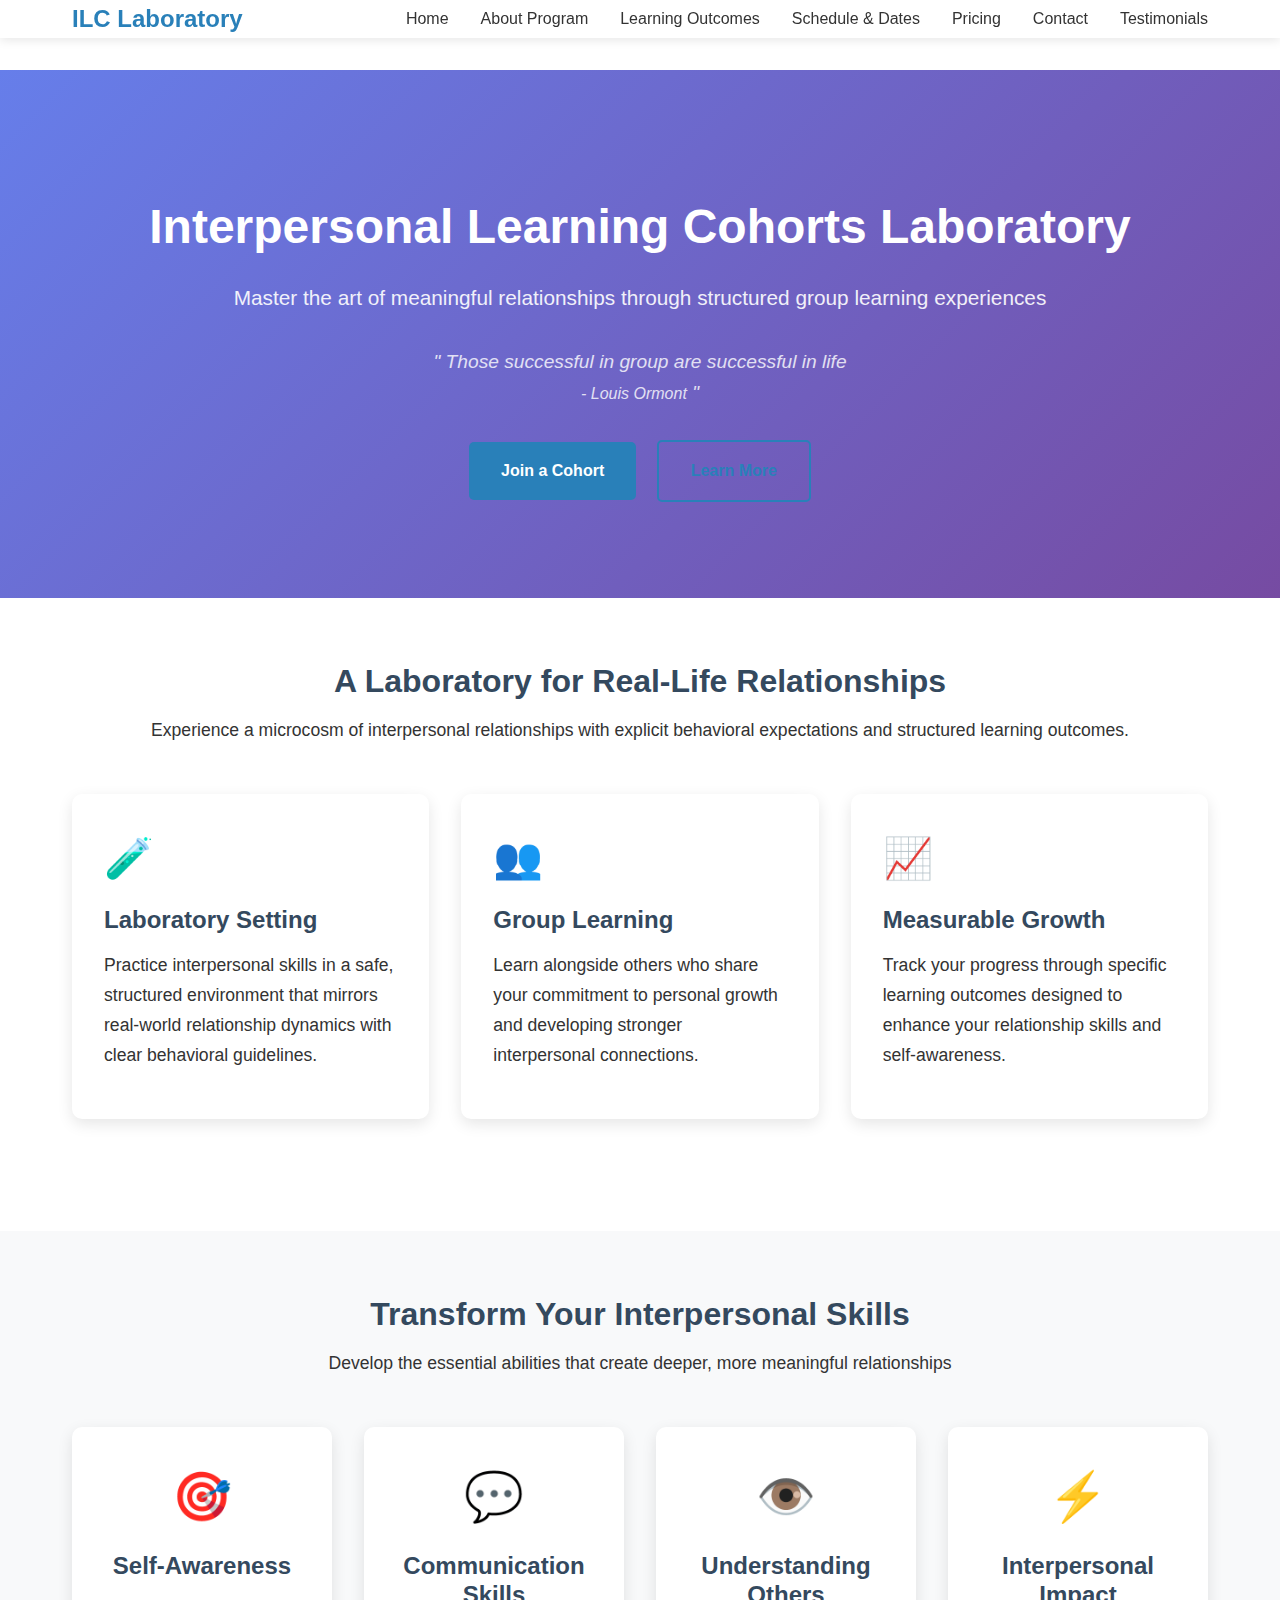
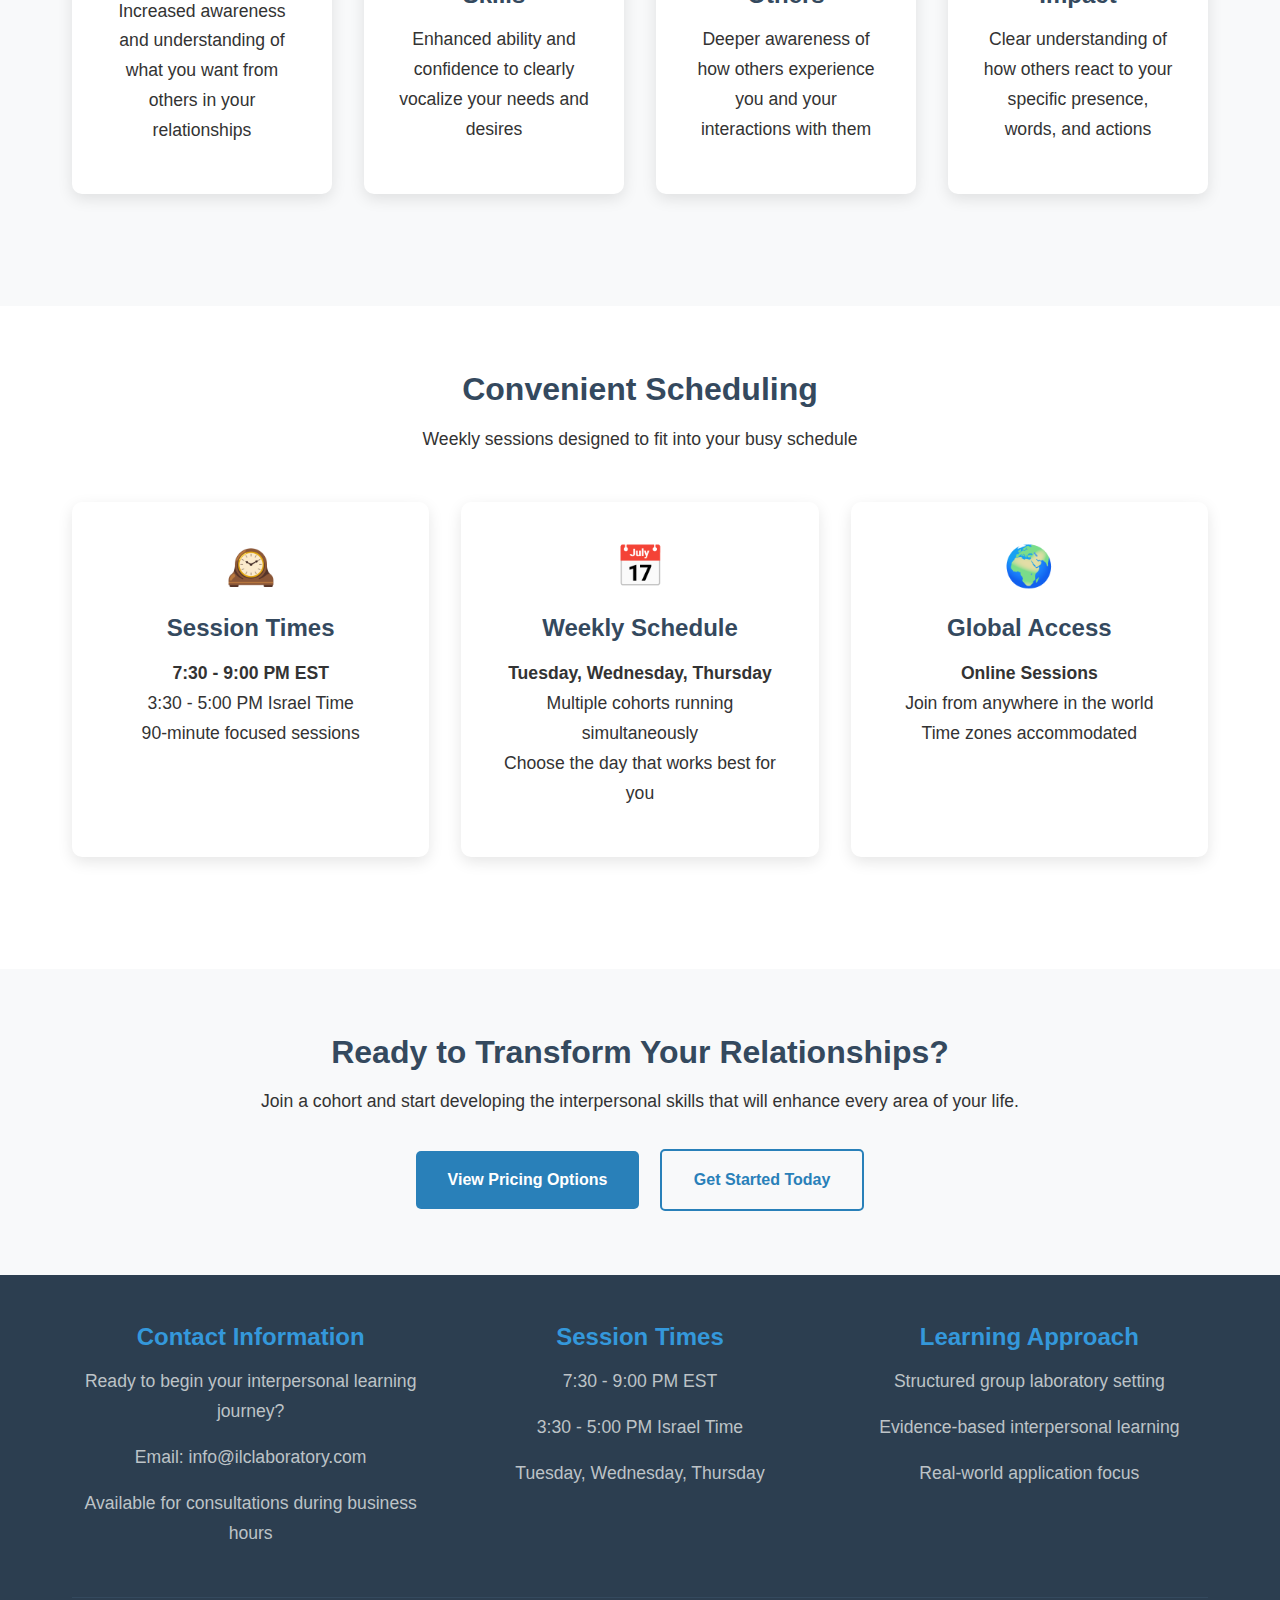
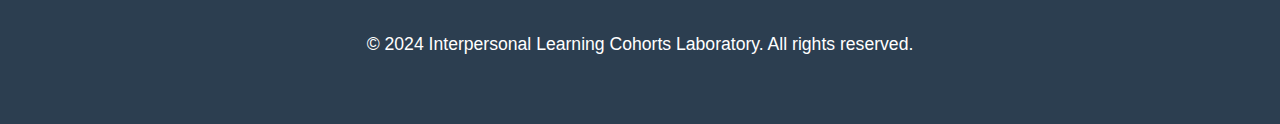
<file: index.html>
<!DOCTYPE html>
<html lang="en">
<head>
    <meta charset="UTF-8">
    <meta name="viewport" content="width=device-width, initial-scale=1.0">
    <title>Interpersonal Learning Cohorts Laboratory - Transform Your Relationships</title>
    <meta name="description" content="Join our interpersonal learning laboratory - a structured group experience designed to enhance your relationship skills and self-awareness through real-world practice.">
    <link rel="stylesheet" href="css/styles.css">
</head>
<body>
    <!-- Header Navigation -->
    <header>
        <nav class="container">
            <a href="index.html" class="logo">ILC Laboratory</a>
            <ul class="nav-links">
                <li><a href="index.html">Home</a></li>
                <li><a href="about.html">About Program</a></li>
                <li><a href="outcomes.html">Learning Outcomes</a></li>
                <li><a href="schedule.html">Schedule & Dates</a></li>
                <li><a href="pricing.html">Pricing</a></li>
                <li><a href="contact.html">Contact</a></li>
                <li><a href="testimonials.html">Testimonials</a></li>
            </ul>
        </nav>
    </header>

    <!-- Hero Section -->
    <section class="hero">
        <div class="container">
            <h1 class="fade-in">Interpersonal Learning Cohorts Laboratory</h1>
            <p class="fade-in">Master the art of meaningful relationships through structured group learning experiences</p>
            <div class="hero-quote fade-in">
                Those successful in group are successful in life
                <br><small>- Louis Ormont</small>
            </div>
            <div class="fade-in">
                <a href="contact.html" class="btn btn-primary">Join a Cohort</a>
                <a href="about.html" class="btn btn-secondary" style="margin-left: 1rem;">Learn More</a>
            </div>
        </div>
    </section>

    <!-- Program Overview -->
    <section class="section">
        <div class="container">
            <div class="text-center mb-4">
                <h2>A Laboratory for Real-Life Relationships</h2>
                <p>Experience a microcosm of interpersonal relationships with explicit behavioral expectations and structured learning outcomes.</p>
            </div>

            <div class="card-grid">
                <div class="card">
                    <div class="card-icon">🧪</div>
                    <h3>Laboratory Setting</h3>
                    <p>Practice interpersonal skills in a safe, structured environment that mirrors real-world relationship dynamics with clear behavioral guidelines.</p>
                </div>
                
                <div class="card">
                    <div class="card-icon">👥</div>
                    <h3>Group Learning</h3>
                    <p>Learn alongside others who share your commitment to personal growth and developing stronger interpersonal connections.</p>
                </div>
                
                <div class="card">
                    <div class="card-icon">📈</div>
                    <h3>Measurable Growth</h3>
                    <p>Track your progress through specific learning outcomes designed to enhance your relationship skills and self-awareness.</p>
                </div>
            </div>
        </div>
    </section>

    <!-- What You'll Learn -->
    <section class="section section-alt">
        <div class="container">
            <div class="text-center mb-4">
                <h2>Transform Your Interpersonal Skills</h2>
                <p>Develop the essential abilities that create deeper, more meaningful relationships</p>
            </div>

            <div class="outcomes-grid">
                <div class="outcome-card">
                    <div class="outcome-icon">🎯</div>
                    <h3>Self-Awareness</h3>
                    <p>Increased awareness and understanding of what you want from others in your relationships</p>
                </div>

                <div class="outcome-card">
                    <div class="outcome-icon">💬</div>
                    <h3>Communication Skills</h3>
                    <p>Enhanced ability and confidence to clearly vocalize your needs and desires</p>
                </div>

                <div class="outcome-card">
                    <div class="outcome-icon">👁️</div>
                    <h3>Understanding Others</h3>
                    <p>Deeper awareness of how others experience you and your interactions with them</p>
                </div>

                <div class="outcome-card">
                    <div class="outcome-icon">⚡</div>
                    <h3>Interpersonal Impact</h3>
                    <p>Clear understanding of how others react to your specific presence, words, and actions</p>
                </div>
            </div>
        </div>
    </section>

    <!-- Session Information -->
    <section class="section">
        <div class="container">
            <div class="text-center mb-4">
                <h2>Convenient Scheduling</h2>
                <p>Weekly sessions designed to fit into your busy schedule</p>
            </div>

            <div class="card-grid">
                <div class="card text-center">
                    <div class="card-icon">🕰️</div>
                    <h3>Session Times</h3>
                    <p><strong>7:30 - 9:00 PM EST</strong><br>
                    3:30 - 5:00 PM Israel Time<br>
                    90-minute focused sessions</p>
                </div>

                <div class="card text-center">
                    <div class="card-icon">📅</div>
                    <h3>Weekly Schedule</h3>
                    <p><strong>Tuesday, Wednesday, Thursday</strong><br>
                    Multiple cohorts running simultaneously<br>
                    Choose the day that works best for you</p>
                </div>

                <div class="card text-center">
                    <div class="card-icon">🌍</div>
                    <h3>Global Access</h3>
                    <p><strong>Online Sessions</strong><br>
                    Join from anywhere in the world<br>
                    Time zones accommodated</p>
                </div>
            </div>
        </div>
    </section>

    <!-- Call to Action -->
    <section class="section section-alt">
        <div class="container text-center">
            <h2>Ready to Transform Your Relationships?</h2>
            <p class="mb-4">Join a cohort and start developing the interpersonal skills that will enhance every area of your life.</p>
            <a href="pricing.html" class="btn btn-primary">View Pricing Options</a>
            <a href="contact.html" class="btn btn-secondary" style="margin-left: 1rem;">Get Started Today</a>
        </div>
    </section>

    <!-- Footer -->
    <footer>
        <div class="container">
            <div class="footer-content">
                <div class="footer-section">
                    <h3>Contact Information</h3>
                    <p>Ready to begin your interpersonal learning journey?</p>
                    <p>Email: info@ilclaboratory.com</p>
                    <p>Available for consultations during business hours</p>
                </div>

                <div class="footer-section">
                    <h3>Session Times</h3>
                    <p>7:30 - 9:00 PM EST</p>
                    <p>3:30 - 5:00 PM Israel Time</p>
                    <p>Tuesday, Wednesday, Thursday</p>
                </div>

                <div class="footer-section">
                    <h3>Learning Approach</h3>
                    <p>Structured group laboratory setting</p>
                    <p>Evidence-based interpersonal learning</p>
                    <p>Real-world application focus</p>
                </div>
            </div>

            <div class="footer-bottom">
                <p>&copy; 2024 Interpersonal Learning Cohorts Laboratory. All rights reserved.</p>
            </div>
        </div>
    </footer>

    <script src="js/main.js"></script>
</body>
</html>
</file>
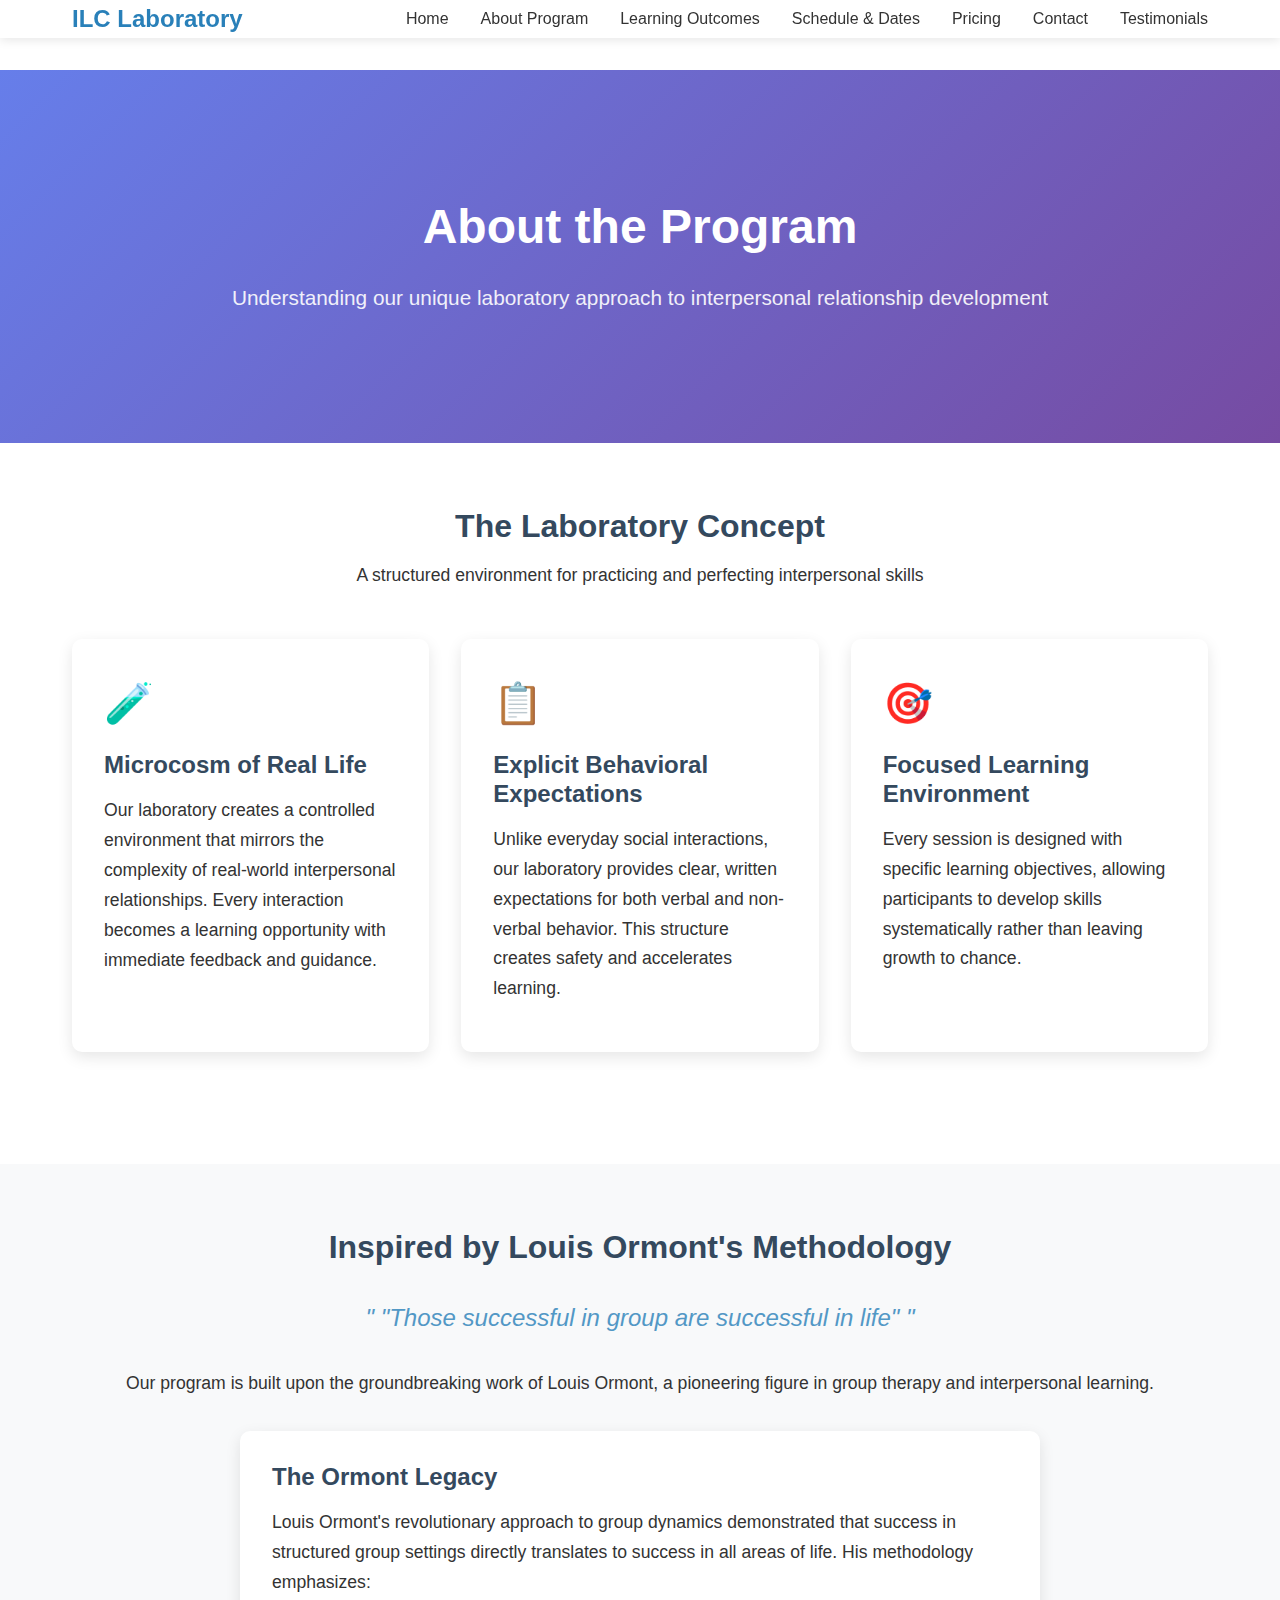
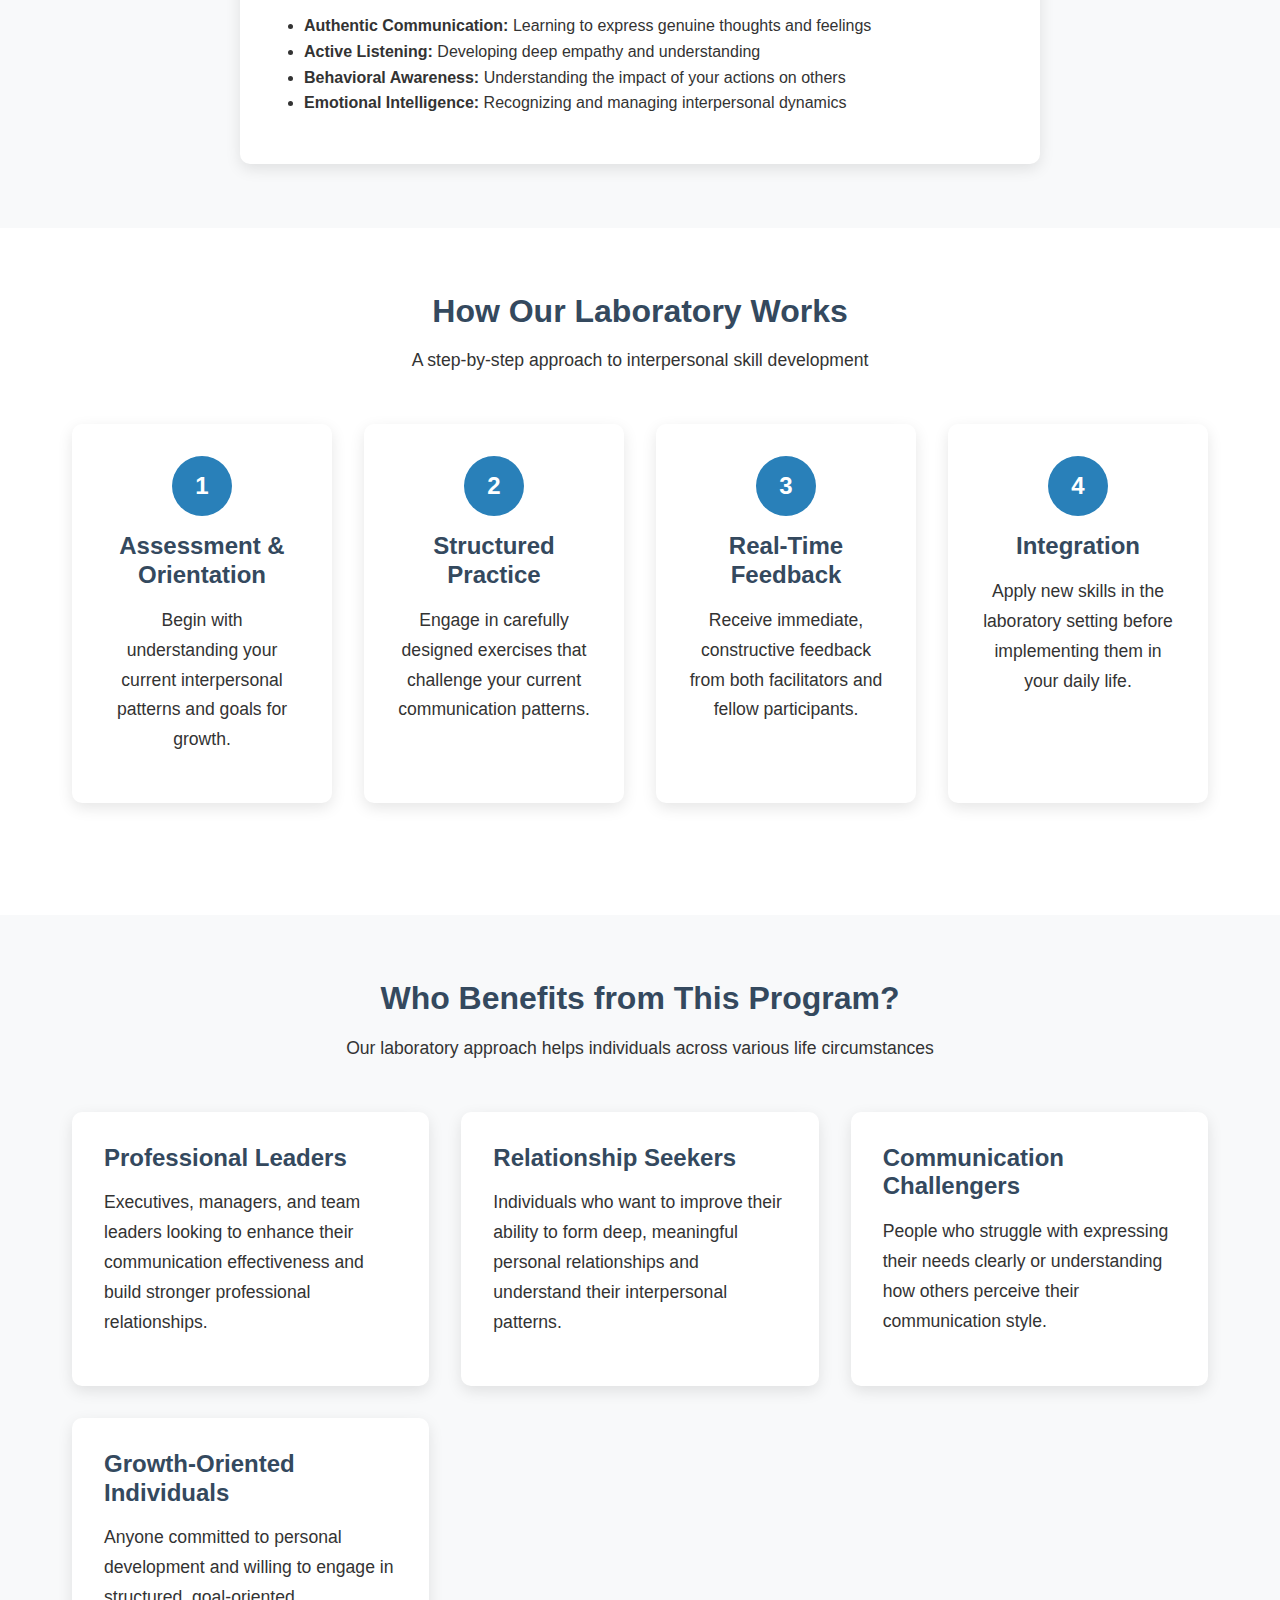
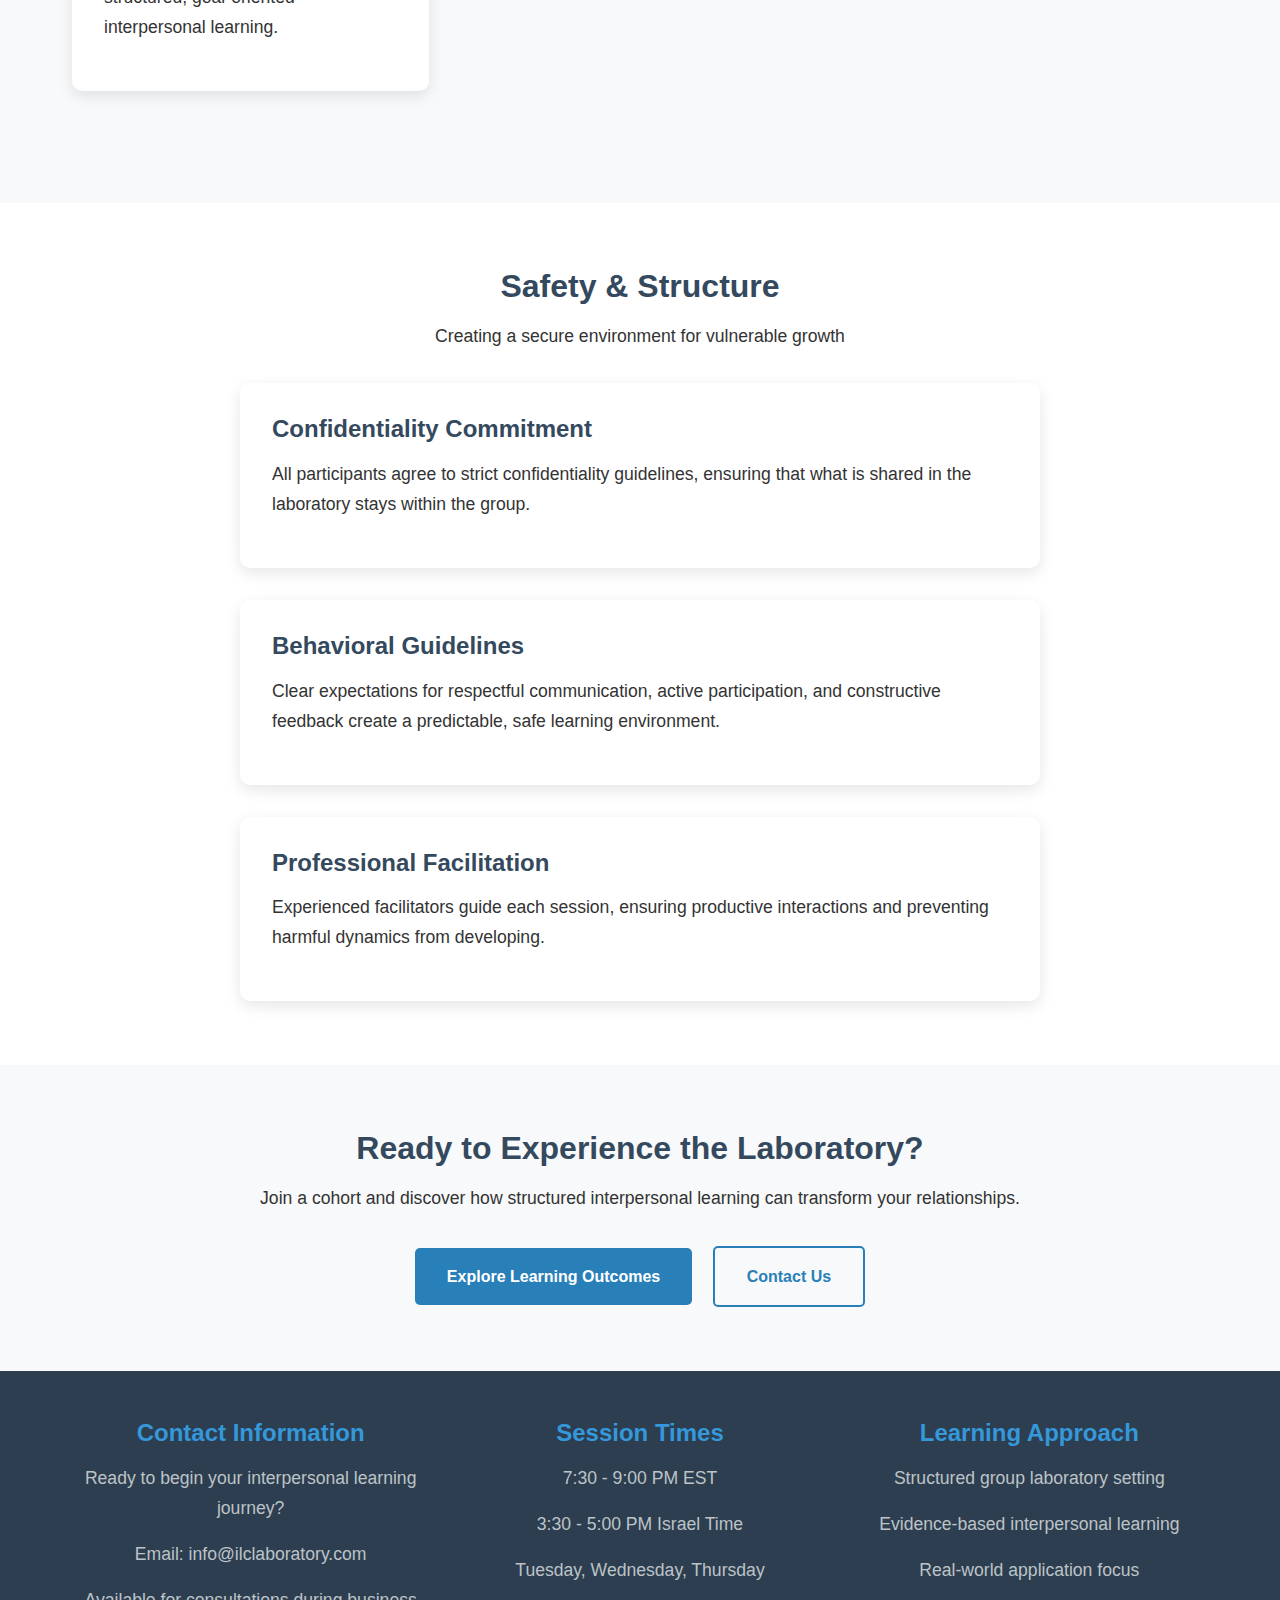
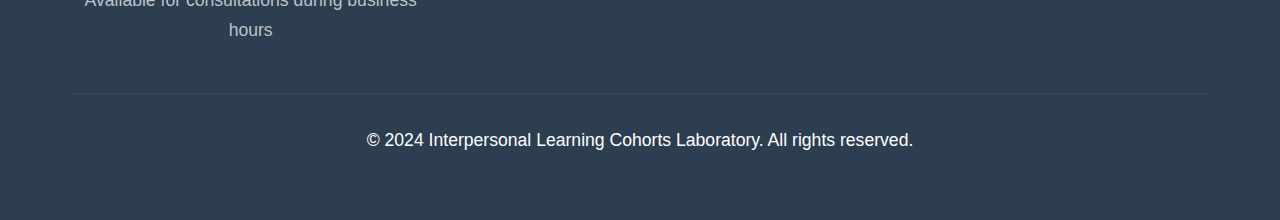
<file: about.html>
<!DOCTYPE html>
<html lang="en">
<head>
    <meta charset="UTF-8">
    <meta name="viewport" content="width=device-width, initial-scale=1.0">
    <title>About the Program - Interpersonal Learning Cohorts Laboratory</title>
    <meta name="description" content="Learn about our unique laboratory approach to interpersonal relationship development, inspired by Louis Ormont's proven methodologies.">
    <link rel="stylesheet" href="css/styles.css">
</head>
<body>
    <!-- Header Navigation -->
    <header>
        <nav class="container">
            <a href="index.html" class="logo">ILC Laboratory</a>
            <ul class="nav-links">
                <li><a href="index.html">Home</a></li>
                <li><a href="about.html">About Program</a></li>
                <li><a href="outcomes.html">Learning Outcomes</a></li>
                <li><a href="schedule.html">Schedule & Dates</a></li>
                <li><a href="pricing.html">Pricing</a></li>
                <li><a href="contact.html">Contact</a></li>
                <li><a href="testimonials.html">Testimonials</a></li>
            </ul>
        </nav>
    </header>

    <!-- Hero Section -->
    <section class="hero">
        <div class="container">
            <h1 class="fade-in">About the Program</h1>
            <p class="fade-in">Understanding our unique laboratory approach to interpersonal relationship development</p>
        </div>
    </section>

    <!-- Program Philosophy -->
    <section class="section">
        <div class="container">
            <div class="text-center mb-4">
                <h2>The Laboratory Concept</h2>
                <p>A structured environment for practicing and perfecting interpersonal skills</p>
            </div>

            <div class="card-grid">
                <div class="card">
                    <div class="card-icon">🧪</div>
                    <h3>Microcosm of Real Life</h3>
                    <p>Our laboratory creates a controlled environment that mirrors the complexity of real-world interpersonal relationships. Every interaction becomes a learning opportunity with immediate feedback and guidance.</p>
                </div>
                
                <div class="card">
                    <div class="card-icon">📋</div>
                    <h3>Explicit Behavioral Expectations</h3>
                    <p>Unlike everyday social interactions, our laboratory provides clear, written expectations for both verbal and non-verbal behavior. This structure creates safety and accelerates learning.</p>
                </div>
                
                <div class="card">
                    <div class="card-icon">🎯</div>
                    <h3>Focused Learning Environment</h3>
                    <p>Every session is designed with specific learning objectives, allowing participants to develop skills systematically rather than leaving growth to chance.</p>
                </div>
            </div>
        </div>
    </section>

    <!-- Louis Ormont Approach -->
    <section class="section section-alt">
        <div class="container">
            <div class="text-center mb-4">
                <h2>Inspired by Louis Ormont's Methodology</h2>
                <div class="hero-quote" style="color: #2980b9; font-size: 1.5rem; margin: 2rem 0;">
                    "Those successful in group are successful in life"
                </div>
                <p>Our program is built upon the groundbreaking work of Louis Ormont, a pioneering figure in group therapy and interpersonal learning.</p>
            </div>

            <div style="max-width: 800px; margin: 0 auto;">
                <div class="card">
                    <h3>The Ormont Legacy</h3>
                    <p>Louis Ormont's revolutionary approach to group dynamics demonstrated that success in structured group settings directly translates to success in all areas of life. His methodology emphasizes:</p>
                    <ul style="margin: 1rem 0; padding-left: 2rem;">
                        <li><strong>Authentic Communication:</strong> Learning to express genuine thoughts and feelings</li>
                        <li><strong>Active Listening:</strong> Developing deep empathy and understanding</li>
                        <li><strong>Behavioral Awareness:</strong> Understanding the impact of your actions on others</li>
                        <li><strong>Emotional Intelligence:</strong> Recognizing and managing interpersonal dynamics</li>
                    </ul>
                </div>
            </div>
        </div>
    </section>

    <!-- How It Works -->
    <section class="section">
        <div class="container">
            <div class="text-center mb-4">
                <h2>How Our Laboratory Works</h2>
                <p>A step-by-step approach to interpersonal skill development</p>
            </div>

            <div style="display: grid; grid-template-columns: repeat(auto-fit, minmax(250px, 1fr)); gap: 2rem; margin: 3rem 0;">
                <div class="outcome-card">
                    <div style="background: #2980b9; color: white; border-radius: 50%; width: 60px; height: 60px; display: flex; align-items: center; justify-content: center; margin: 0 auto 1rem; font-size: 1.5rem; font-weight: bold;">1</div>
                    <h3>Assessment & Orientation</h3>
                    <p>Begin with understanding your current interpersonal patterns and goals for growth.</p>
                </div>

                <div class="outcome-card">
                    <div style="background: #2980b9; color: white; border-radius: 50%; width: 60px; height: 60px; display: flex; align-items: center; justify-content: center; margin: 0 auto 1rem; font-size: 1.5rem; font-weight: bold;">2</div>
                    <h3>Structured Practice</h3>
                    <p>Engage in carefully designed exercises that challenge your current communication patterns.</p>
                </div>

                <div class="outcome-card">
                    <div style="background: #2980b9; color: white; border-radius: 50%; width: 60px; height: 60px; display: flex; align-items: center; justify-content: center; margin: 0 auto 1rem; font-size: 1.5rem; font-weight: bold;">3</div>
                    <h3>Real-Time Feedback</h3>
                    <p>Receive immediate, constructive feedback from both facilitators and fellow participants.</p>
                </div>

                <div class="outcome-card">
                    <div style="background: #2980b9; color: white; border-radius: 50%; width: 60px; height: 60px; display: flex; align-items: center; justify-content: center; margin: 0 auto 1rem; font-size: 1.5rem; font-weight: bold;">4</div>
                    <h3>Integration</h3>
                    <p>Apply new skills in the laboratory setting before implementing them in your daily life.</p>
                </div>
            </div>
        </div>
    </section>

    <!-- Who Benefits -->
    <section class="section section-alt">
        <div class="container">
            <div class="text-center mb-4">
                <h2>Who Benefits from This Program?</h2>
                <p>Our laboratory approach helps individuals across various life circumstances</p>
            </div>

            <div class="card-grid">
                <div class="card">
                    <h3>Professional Leaders</h3>
                    <p>Executives, managers, and team leaders looking to enhance their communication effectiveness and build stronger professional relationships.</p>
                </div>

                <div class="card">
                    <h3>Relationship Seekers</h3>
                    <p>Individuals who want to improve their ability to form deep, meaningful personal relationships and understand their interpersonal patterns.</p>
                </div>

                <div class="card">
                    <h3>Communication Challengers</h3>
                    <p>People who struggle with expressing their needs clearly or understanding how others perceive their communication style.</p>
                </div>

                <div class="card">
                    <h3>Growth-Oriented Individuals</h3>
                    <p>Anyone committed to personal development and willing to engage in structured, goal-oriented interpersonal learning.</p>
                </div>
            </div>
        </div>
    </section>

    <!-- Safety & Structure -->
    <section class="section">
        <div class="container">
            <div class="text-center mb-4">
                <h2>Safety & Structure</h2>
                <p>Creating a secure environment for vulnerable growth</p>
            </div>

            <div style="max-width: 800px; margin: 0 auto;">
                <div class="card">
                    <h3>Confidentiality Commitment</h3>
                    <p>All participants agree to strict confidentiality guidelines, ensuring that what is shared in the laboratory stays within the group.</p>
                </div>

                <div class="card" style="margin-top: 2rem;">
                    <h3>Behavioral Guidelines</h3>
                    <p>Clear expectations for respectful communication, active participation, and constructive feedback create a predictable, safe learning environment.</p>
                </div>

                <div class="card" style="margin-top: 2rem;">
                    <h3>Professional Facilitation</h3>
                    <p>Experienced facilitators guide each session, ensuring productive interactions and preventing harmful dynamics from developing.</p>
                </div>
            </div>
        </div>
    </section>

    <!-- Call to Action -->
    <section class="section section-alt">
        <div class="container text-center">
            <h2>Ready to Experience the Laboratory?</h2>
            <p class="mb-4">Join a cohort and discover how structured interpersonal learning can transform your relationships.</p>
            <a href="outcomes.html" class="btn btn-primary">Explore Learning Outcomes</a>
            <a href="contact.html" class="btn btn-secondary" style="margin-left: 1rem;">Contact Us</a>
        </div>
    </section>

    <!-- Footer -->
    <footer>
        <div class="container">
            <div class="footer-content">
                <div class="footer-section">
                    <h3>Contact Information</h3>
                    <p>Ready to begin your interpersonal learning journey?</p>
                    <p>Email: info@ilclaboratory.com</p>
                    <p>Available for consultations during business hours</p>
                </div>

                <div class="footer-section">
                    <h3>Session Times</h3>
                    <p>7:30 - 9:00 PM EST</p>
                    <p>3:30 - 5:00 PM Israel Time</p>
                    <p>Tuesday, Wednesday, Thursday</p>
                </div>

                <div class="footer-section">
                    <h3>Learning Approach</h3>
                    <p>Structured group laboratory setting</p>
                    <p>Evidence-based interpersonal learning</p>
                    <p>Real-world application focus</p>
                </div>
            </div>

            <div class="footer-bottom">
                <p>&copy; 2024 Interpersonal Learning Cohorts Laboratory. All rights reserved.</p>
            </div>
        </div>
    </footer>

    <script src="js/main.js"></script>
</body>
</html>
</file>
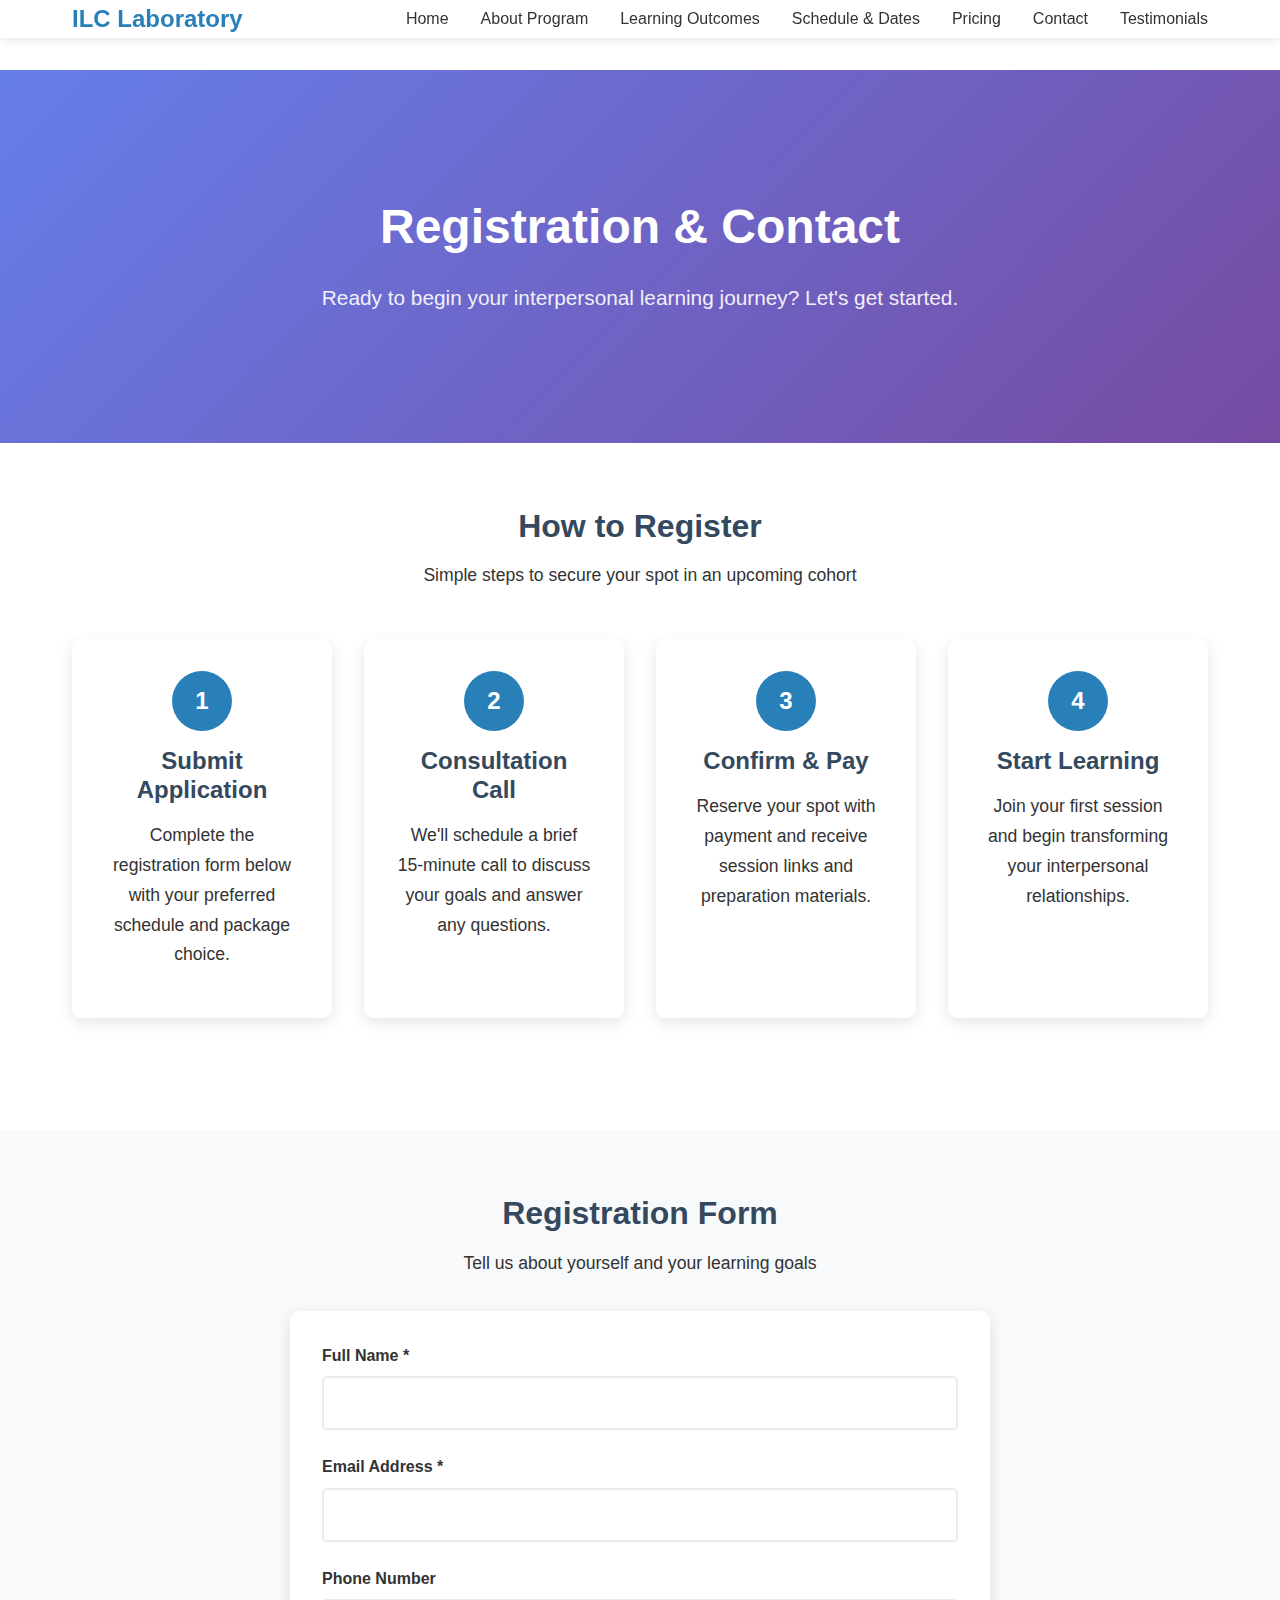
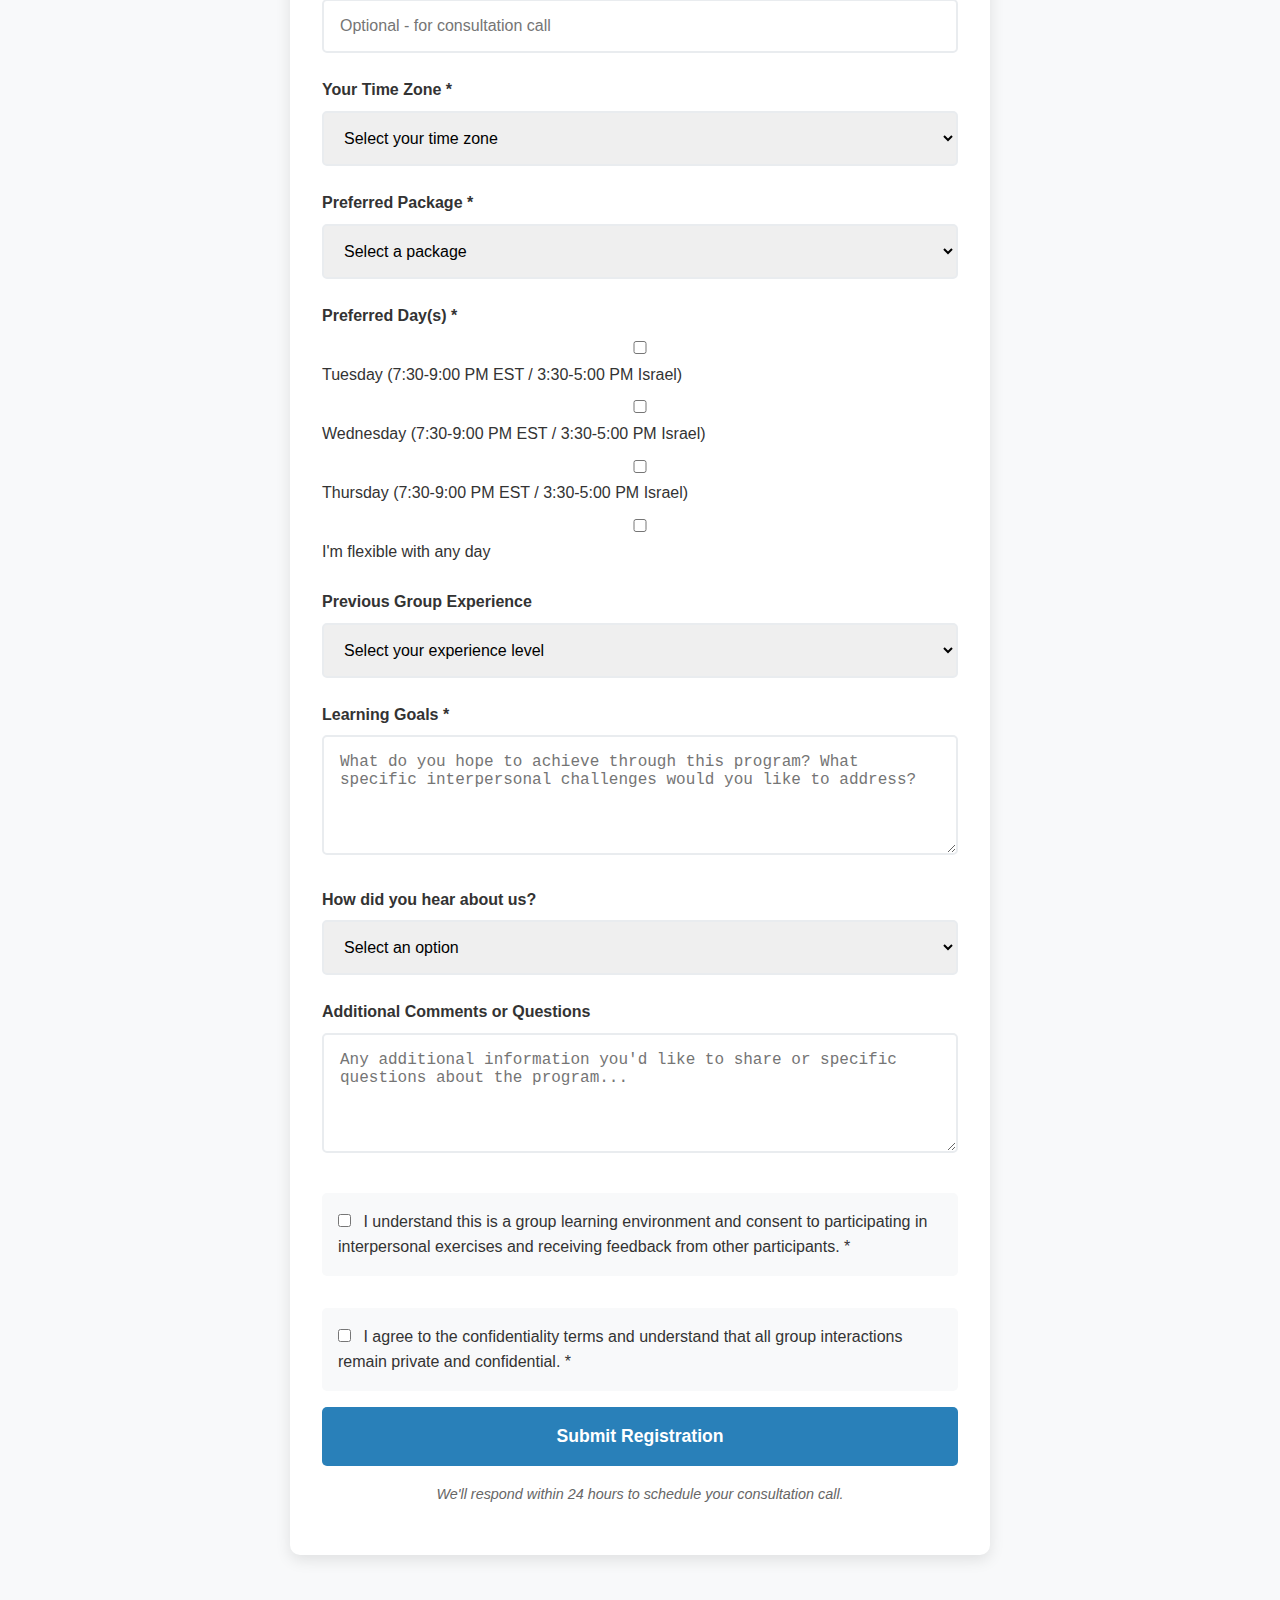
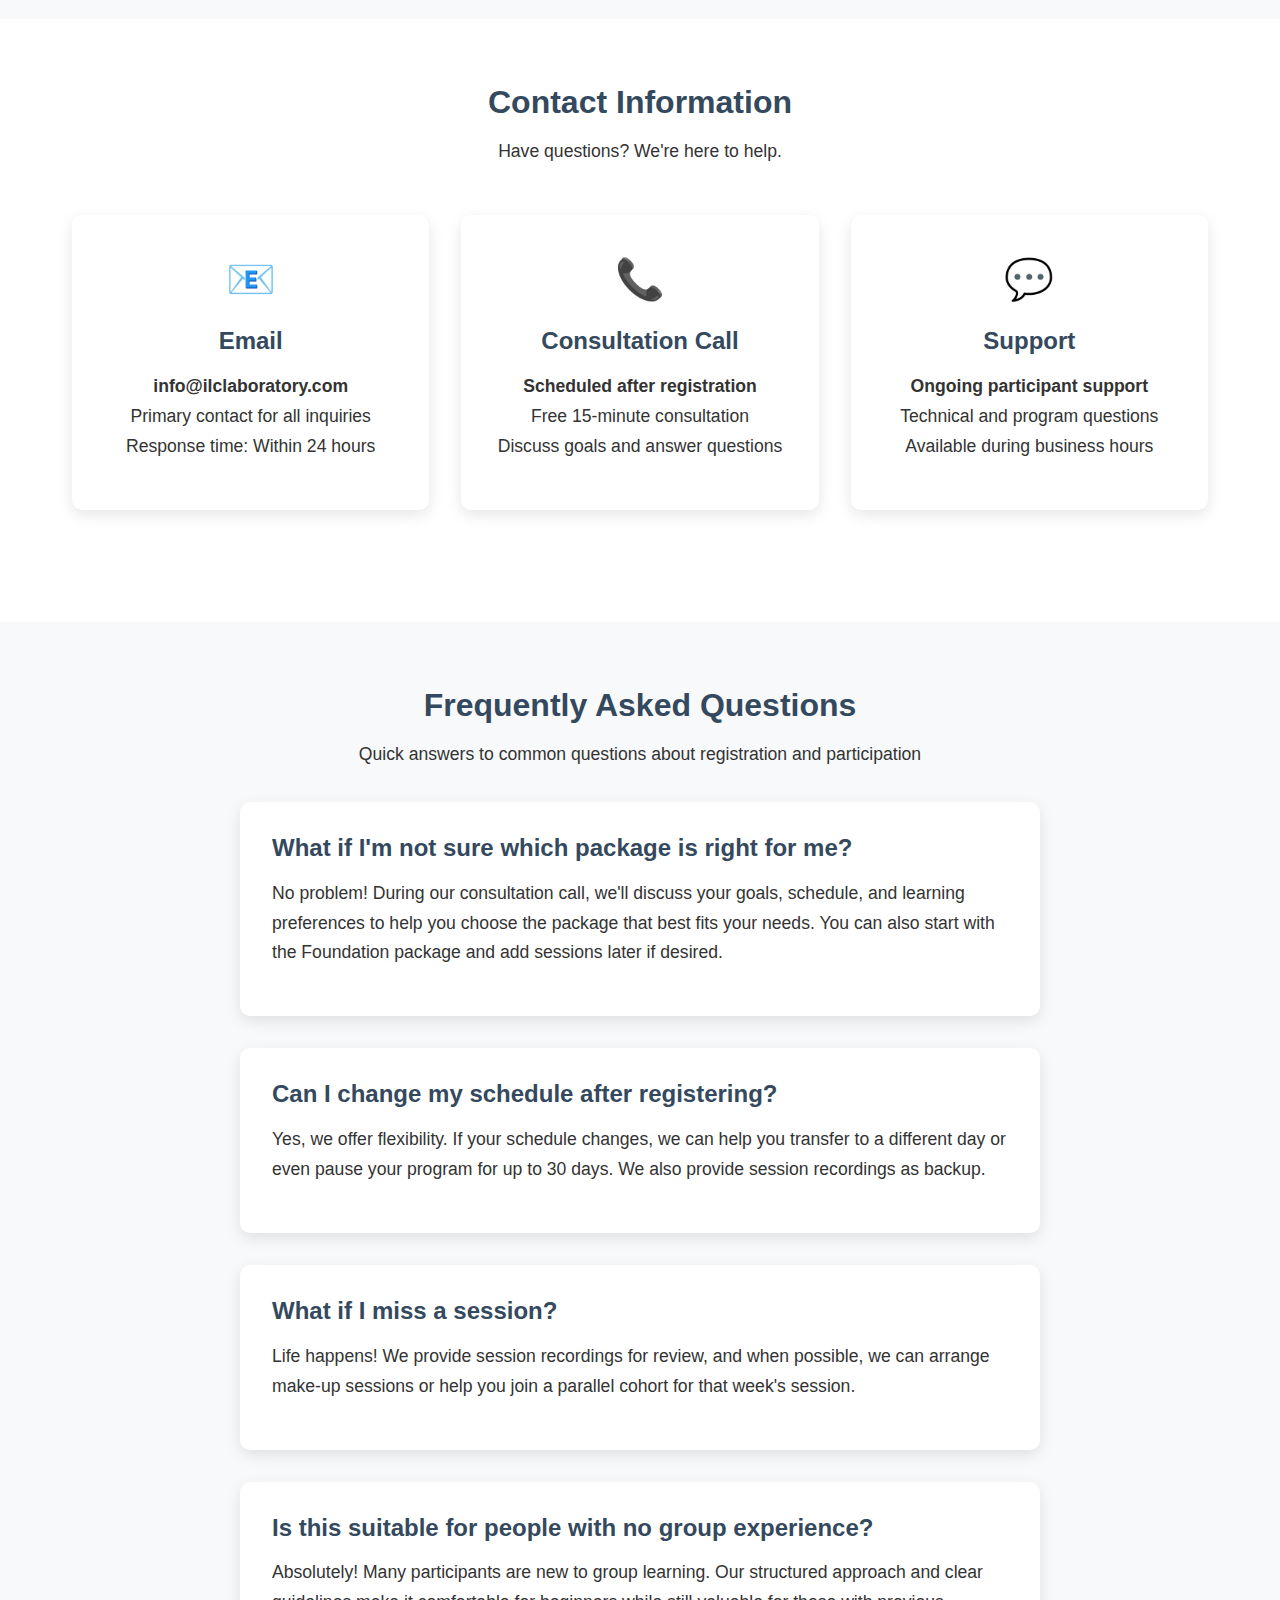
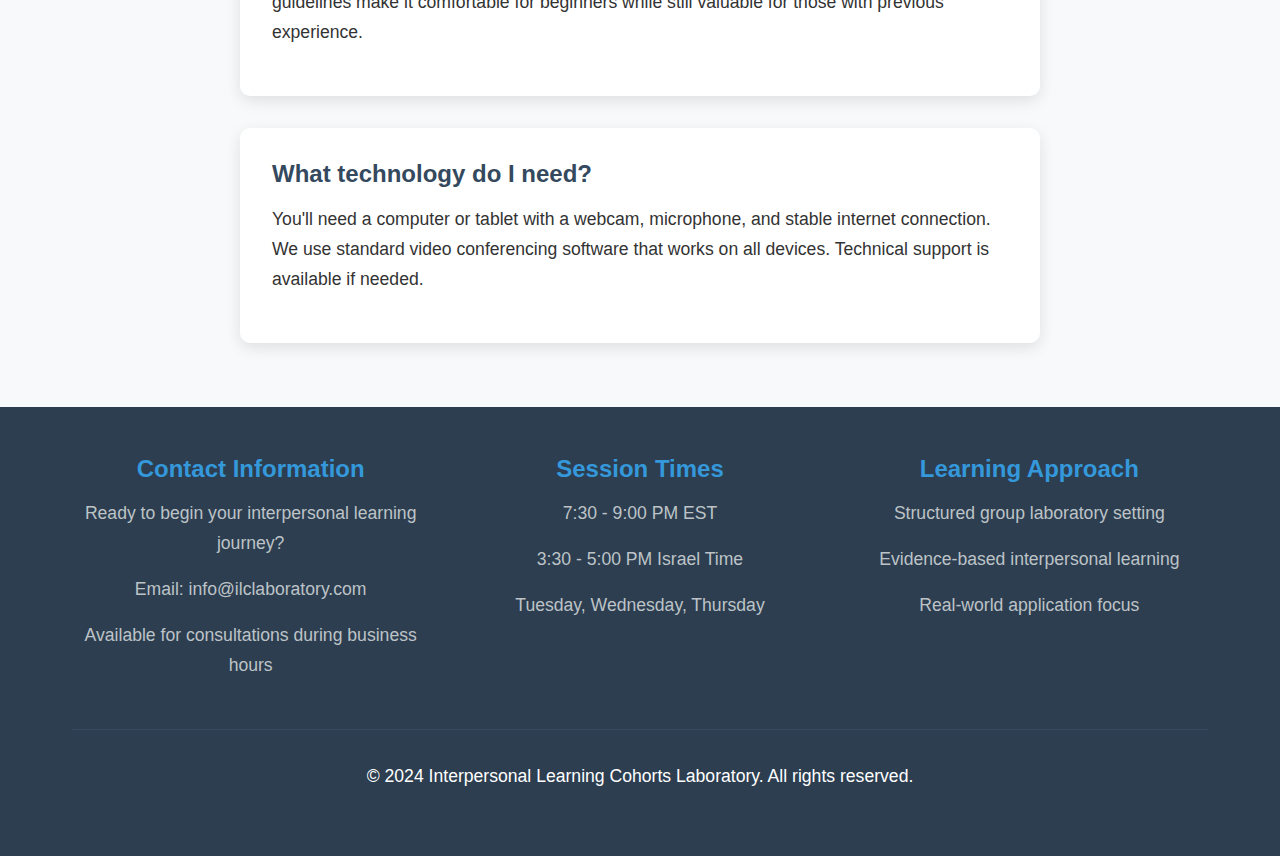
<file: contact.html>
<!DOCTYPE html>
<html lang="en">
<head>
    <meta charset="UTF-8">
    <meta name="viewport" content="width=device-width, initial-scale=1.0">
    <title>Registration & Contact - Interpersonal Learning Cohorts Laboratory</title>
    <meta name="description" content="Register for interpersonal learning cohorts or contact us with questions. Start your journey toward better relationships and communication skills today.">
    <link rel="stylesheet" href="css/styles.css">
</head>
<body>
    <!-- Header Navigation -->
    <header>
        <nav class="container">
            <a href="index.html" class="logo">ILC Laboratory</a>
            <ul class="nav-links">
                <li><a href="index.html">Home</a></li>
                <li><a href="about.html">About Program</a></li>
                <li><a href="outcomes.html">Learning Outcomes</a></li>
                <li><a href="schedule.html">Schedule & Dates</a></li>
                <li><a href="pricing.html">Pricing</a></li>
                <li><a href="contact.html">Contact</a></li>
                <li><a href="testimonials.html">Testimonials</a></li>
            </ul>
        </nav>
    </header>

    <!-- Hero Section -->
    <section class="hero">
        <div class="container">
            <h1 class="fade-in">Registration & Contact</h1>
            <p class="fade-in">Ready to begin your interpersonal learning journey? Let's get started.</p>
        </div>
    </section>

    <!-- Registration Process -->
    <section class="section">
        <div class="container">
            <div class="text-center mb-4">
                <h2>How to Register</h2>
                <p>Simple steps to secure your spot in an upcoming cohort</p>
            </div>

            <div style="display: grid; grid-template-columns: repeat(auto-fit, minmax(250px, 1fr)); gap: 2rem; margin: 3rem 0;">
                <div class="outcome-card">
                    <div style="background: #2980b9; color: white; border-radius: 50%; width: 60px; height: 60px; display: flex; align-items: center; justify-content: center; margin: 0 auto 1rem; font-size: 1.5rem; font-weight: bold;">1</div>
                    <h3>Submit Application</h3>
                    <p>Complete the registration form below with your preferred schedule and package choice.</p>
                </div>

                <div class="outcome-card">
                    <div style="background: #2980b9; color: white; border-radius: 50%; width: 60px; height: 60px; display: flex; align-items: center; justify-content: center; margin: 0 auto 1rem; font-size: 1.5rem; font-weight: bold;">2</div>
                    <h3>Consultation Call</h3>
                    <p>We'll schedule a brief 15-minute call to discuss your goals and answer any questions.</p>
                </div>

                <div class="outcome-card">
                    <div style="background: #2980b9; color: white; border-radius: 50%; width: 60px; height: 60px; display: flex; align-items: center; justify-content: center; margin: 0 auto 1rem; font-size: 1.5rem; font-weight: bold;">3</div>
                    <h3>Confirm & Pay</h3>
                    <p>Reserve your spot with payment and receive session links and preparation materials.</p>
                </div>

                <div class="outcome-card">
                    <div style="background: #2980b9; color: white; border-radius: 50%; width: 60px; height: 60px; display: flex; align-items: center; justify-content: center; margin: 0 auto 1rem; font-size: 1.5rem; font-weight: bold;">4</div>
                    <h3>Start Learning</h3>
                    <p>Join your first session and begin transforming your interpersonal relationships.</p>
                </div>
            </div>
        </div>
    </section>

    <!-- Registration Form -->
    <section class="section section-alt">
        <div class="container">
            <div class="text-center mb-4">
                <h2>Registration Form</h2>
                <p>Tell us about yourself and your learning goals</p>
            </div>

            <div style="max-width: 700px; margin: 0 auto;">
                <form id="contact-form" class="card">
                    <div class="form-group">
                        <label for="name">Full Name *</label>
                        <input type="text" id="name" name="name" required>
                    </div>

                    <div class="form-group">
                        <label for="email">Email Address *</label>
                        <input type="email" id="email" name="email" required>
                    </div>

                    <div class="form-group">
                        <label for="phone">Phone Number</label>
                        <input type="tel" id="phone" name="phone" placeholder="Optional - for consultation call">
                    </div>

                    <div class="form-group">
                        <label for="timezone">Your Time Zone *</label>
                        <select id="timezone" name="timezone" required>
                            <option value="">Select your time zone</option>
                            <option value="EST">Eastern Time (EST) - New York</option>
                            <option value="CST">Central Time (CST) - Chicago</option>
                            <option value="MST">Mountain Time (MST) - Denver</option>
                            <option value="PST">Pacific Time (PST) - Los Angeles</option>
                            <option value="GMT">Greenwich Mean Time (GMT) - London</option>
                            <option value="CET">Central European Time (CET) - Berlin</option>
                            <option value="IST">Israel Standard Time (IST) - Jerusalem</option>
                            <option value="AEST">Australian Eastern Time (AEST) - Sydney</option>
                            <option value="other">Other (please specify in comments)</option>
                        </select>
                    </div>

                    <div class="form-group">
                        <label for="package">Preferred Package *</label>
                        <select id="package" name="package" required>
                            <option value="">Select a package</option>
                            <option value="6-sessions">Foundation Package - 6 Sessions ($599)</option>
                            <option value="10-sessions">Comprehensive Package - 10 Sessions ($899) - Most Popular</option>
                            <option value="12-sessions">Mastery Package - 12 Sessions ($1,099)</option>
                            <option value="unsure">Not sure - help me decide</option>
                        </select>
                    </div>

                    <div class="form-group">
                        <label for="schedule">Preferred Day(s) *</label>
                        <div style="margin-top: 0.5rem;">
                            <label style="display: block; font-weight: normal; margin-bottom: 0.5rem;">
                                <input type="checkbox" name="schedule" value="tuesday" style="margin-right: 0.5rem;">
                                Tuesday (7:30-9:00 PM EST / 3:30-5:00 PM Israel)
                            </label>
                            <label style="display: block; font-weight: normal; margin-bottom: 0.5rem;">
                                <input type="checkbox" name="schedule" value="wednesday" style="margin-right: 0.5rem;">
                                Wednesday (7:30-9:00 PM EST / 3:30-5:00 PM Israel)
                            </label>
                            <label style="display: block; font-weight: normal; margin-bottom: 0.5rem;">
                                <input type="checkbox" name="schedule" value="thursday" style="margin-right: 0.5rem;">
                                Thursday (7:30-9:00 PM EST / 3:30-5:00 PM Israel)
                            </label>
                            <label style="display: block; font-weight: normal;">
                                <input type="checkbox" name="schedule" value="flexible" style="margin-right: 0.5rem;">
                                I'm flexible with any day
                            </label>
                        </div>
                    </div>

                    <div class="form-group">
                        <label for="experience">Previous Group Experience</label>
                        <select id="experience" name="experience">
                            <option value="">Select your experience level</option>
                            <option value="none">No previous group therapy/learning experience</option>
                            <option value="some">Some group therapy or workshop experience</option>
                            <option value="extensive">Extensive group work experience</option>
                        </select>
                    </div>

                    <div class="form-group">
                        <label for="goals">Learning Goals *</label>
                        <textarea id="goals" name="goals" placeholder="What do you hope to achieve through this program? What specific interpersonal challenges would you like to address?" required></textarea>
                    </div>

                    <div class="form-group">
                        <label for="found-us">How did you hear about us?</label>
                        <select id="found-us" name="found-us">
                            <option value="">Select an option</option>
                            <option value="search">Google/Online search</option>
                            <option value="referral">Referral from friend/colleague</option>
                            <option value="professional">Professional referral</option>
                            <option value="social-media">Social media</option>
                            <option value="other">Other</option>
                        </select>
                    </div>

                    <div class="form-group">
                        <label for="message">Additional Comments or Questions</label>
                        <textarea id="message" name="message" placeholder="Any additional information you'd like to share or specific questions about the program..."></textarea>
                    </div>

                    <div style="margin: 2rem 0; padding: 1rem; background: #f8f9fa; border-radius: 5px;">
                        <label style="display: block; font-weight: normal;">
                            <input type="checkbox" name="consent" required style="margin-right: 0.5rem;">
                            I understand this is a group learning environment and consent to participating in interpersonal exercises and receiving feedback from other participants. *
                        </label>
                    </div>

                    <div style="margin: 1rem 0; padding: 1rem; background: #f8f9fa; border-radius: 5px;">
                        <label style="display: block; font-weight: normal;">
                            <input type="checkbox" name="privacy" required style="margin-right: 0.5rem;">
                            I agree to the confidentiality terms and understand that all group interactions remain private and confidential. *
                        </label>
                    </div>

                    <button type="submit" class="btn btn-primary" style="width: 100%; font-size: 1.1rem; padding: 1.2rem;">
                        Submit Registration
                    </button>

                    <p style="text-align: center; margin-top: 1rem; color: #666; font-size: 0.9rem;">
                        <em>We'll respond within 24 hours to schedule your consultation call.</em>
                    </p>
                </form>
            </div>
        </div>
    </section>

    <!-- Contact Information -->
    <section class="section">
        <div class="container">
            <div class="text-center mb-4">
                <h2>Contact Information</h2>
                <p>Have questions? We're here to help.</p>
            </div>

            <div class="card-grid">
                <div class="card text-center">
                    <div class="card-icon">📧</div>
                    <h3>Email</h3>
                    <p><strong>info@ilclaboratory.com</strong><br>
                    Primary contact for all inquiries<br>
                    Response time: Within 24 hours</p>
                </div>

                <div class="card text-center">
                    <div class="card-icon">📞</div>
                    <h3>Consultation Call</h3>
                    <p><strong>Scheduled after registration</strong><br>
                    Free 15-minute consultation<br>
                    Discuss goals and answer questions</p>
                </div>

                <div class="card text-center">
                    <div class="card-icon">💬</div>
                    <h3>Support</h3>
                    <p><strong>Ongoing participant support</strong><br>
                    Technical and program questions<br>
                    Available during business hours</p>
                </div>
            </div>
        </div>
    </section>

    <!-- FAQ Section -->
    <section class="section section-alt">
        <div class="container">
            <div class="text-center mb-4">
                <h2>Frequently Asked Questions</h2>
                <p>Quick answers to common questions about registration and participation</p>
            </div>

            <div style="max-width: 800px; margin: 0 auto;">
                <div class="card">
                    <h3>What if I'm not sure which package is right for me?</h3>
                    <p>No problem! During our consultation call, we'll discuss your goals, schedule, and learning preferences to help you choose the package that best fits your needs. You can also start with the Foundation package and add sessions later if desired.</p>
                </div>

                <div class="card" style="margin-top: 2rem;">
                    <h3>Can I change my schedule after registering?</h3>
                    <p>Yes, we offer flexibility. If your schedule changes, we can help you transfer to a different day or even pause your program for up to 30 days. We also provide session recordings as backup.</p>
                </div>

                <div class="card" style="margin-top: 2rem;">
                    <h3>What if I miss a session?</h3>
                    <p>Life happens! We provide session recordings for review, and when possible, we can arrange make-up sessions or help you join a parallel cohort for that week's session.</p>
                </div>

                <div class="card" style="margin-top: 2rem;">
                    <h3>Is this suitable for people with no group experience?</h3>
                    <p>Absolutely! Many participants are new to group learning. Our structured approach and clear guidelines make it comfortable for beginners while still valuable for those with previous experience.</p>
                </div>

                <div class="card" style="margin-top: 2rem;">
                    <h3>What technology do I need?</h3>
                    <p>You'll need a computer or tablet with a webcam, microphone, and stable internet connection. We use standard video conferencing software that works on all devices. Technical support is available if needed.</p>
                </div>
            </div>
        </div>
    </section>

    <!-- Footer -->
    <footer>
        <div class="container">
            <div class="footer-content">
                <div class="footer-section">
                    <h3>Contact Information</h3>
                    <p>Ready to begin your interpersonal learning journey?</p>
                    <p>Email: info@ilclaboratory.com</p>
                    <p>Available for consultations during business hours</p>
                </div>

                <div class="footer-section">
                    <h3>Session Times</h3>
                    <p>7:30 - 9:00 PM EST</p>
                    <p>3:30 - 5:00 PM Israel Time</p>
                    <p>Tuesday, Wednesday, Thursday</p>
                </div>

                <div class="footer-section">
                    <h3>Learning Approach</h3>
                    <p>Structured group laboratory setting</p>
                    <p>Evidence-based interpersonal learning</p>
                    <p>Real-world application focus</p>
                </div>
            </div>

            <div class="footer-bottom">
                <p>&copy; 2024 Interpersonal Learning Cohorts Laboratory. All rights reserved.</p>
            </div>
        </div>
    </footer>

    <script src="js/main.js"></script>
</body>
</html>
</file>
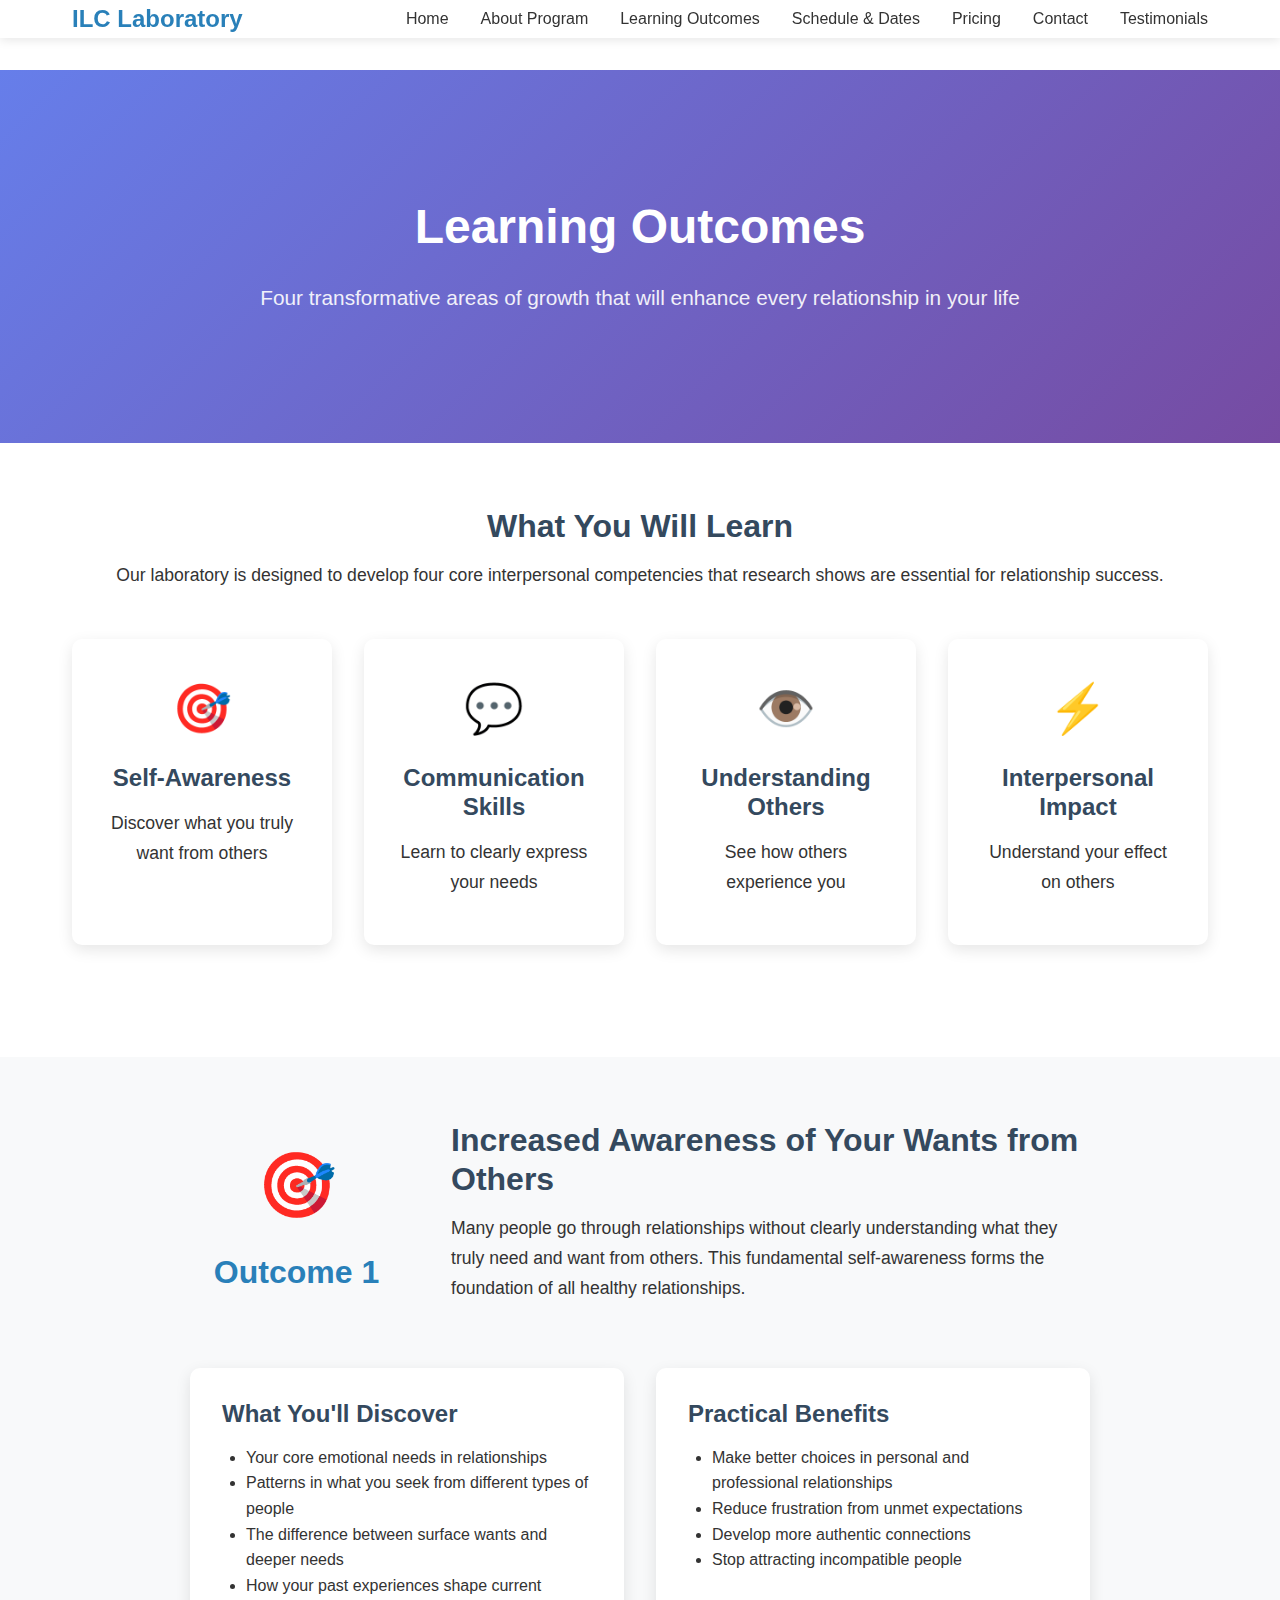
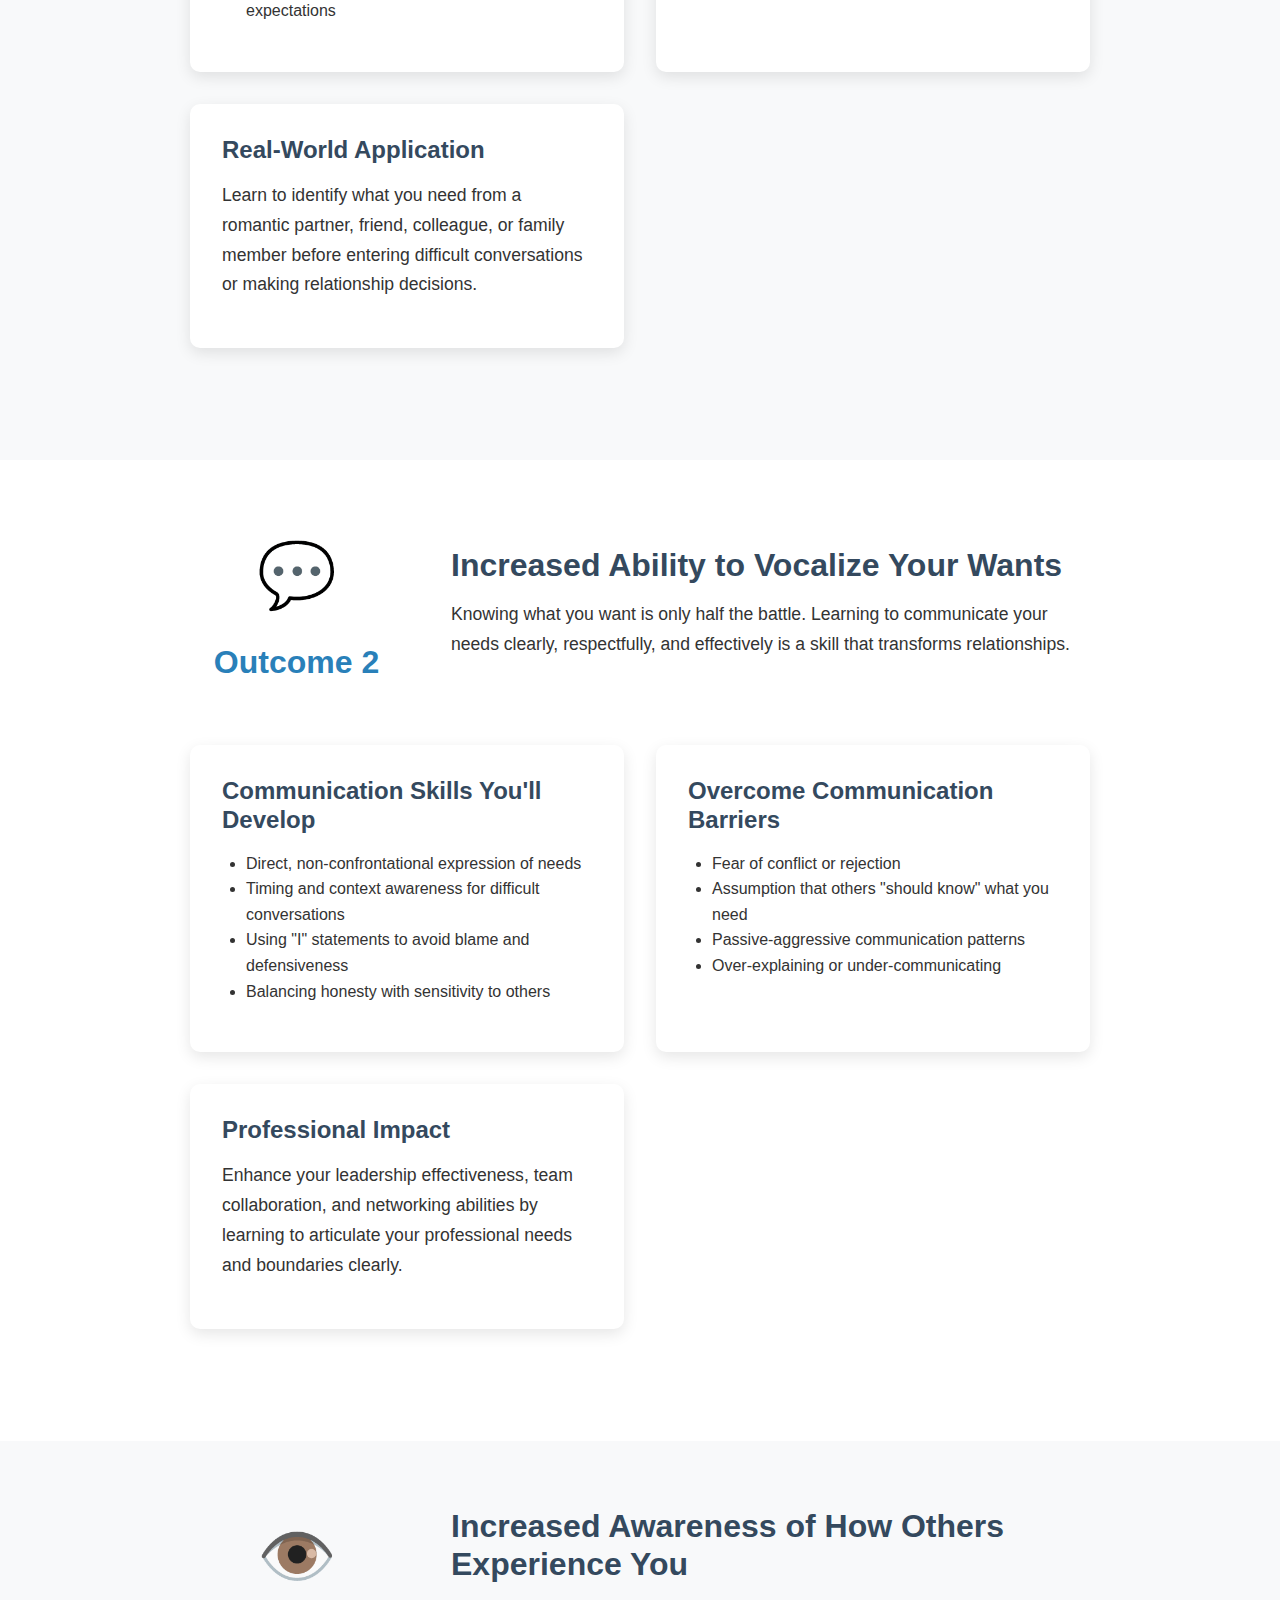
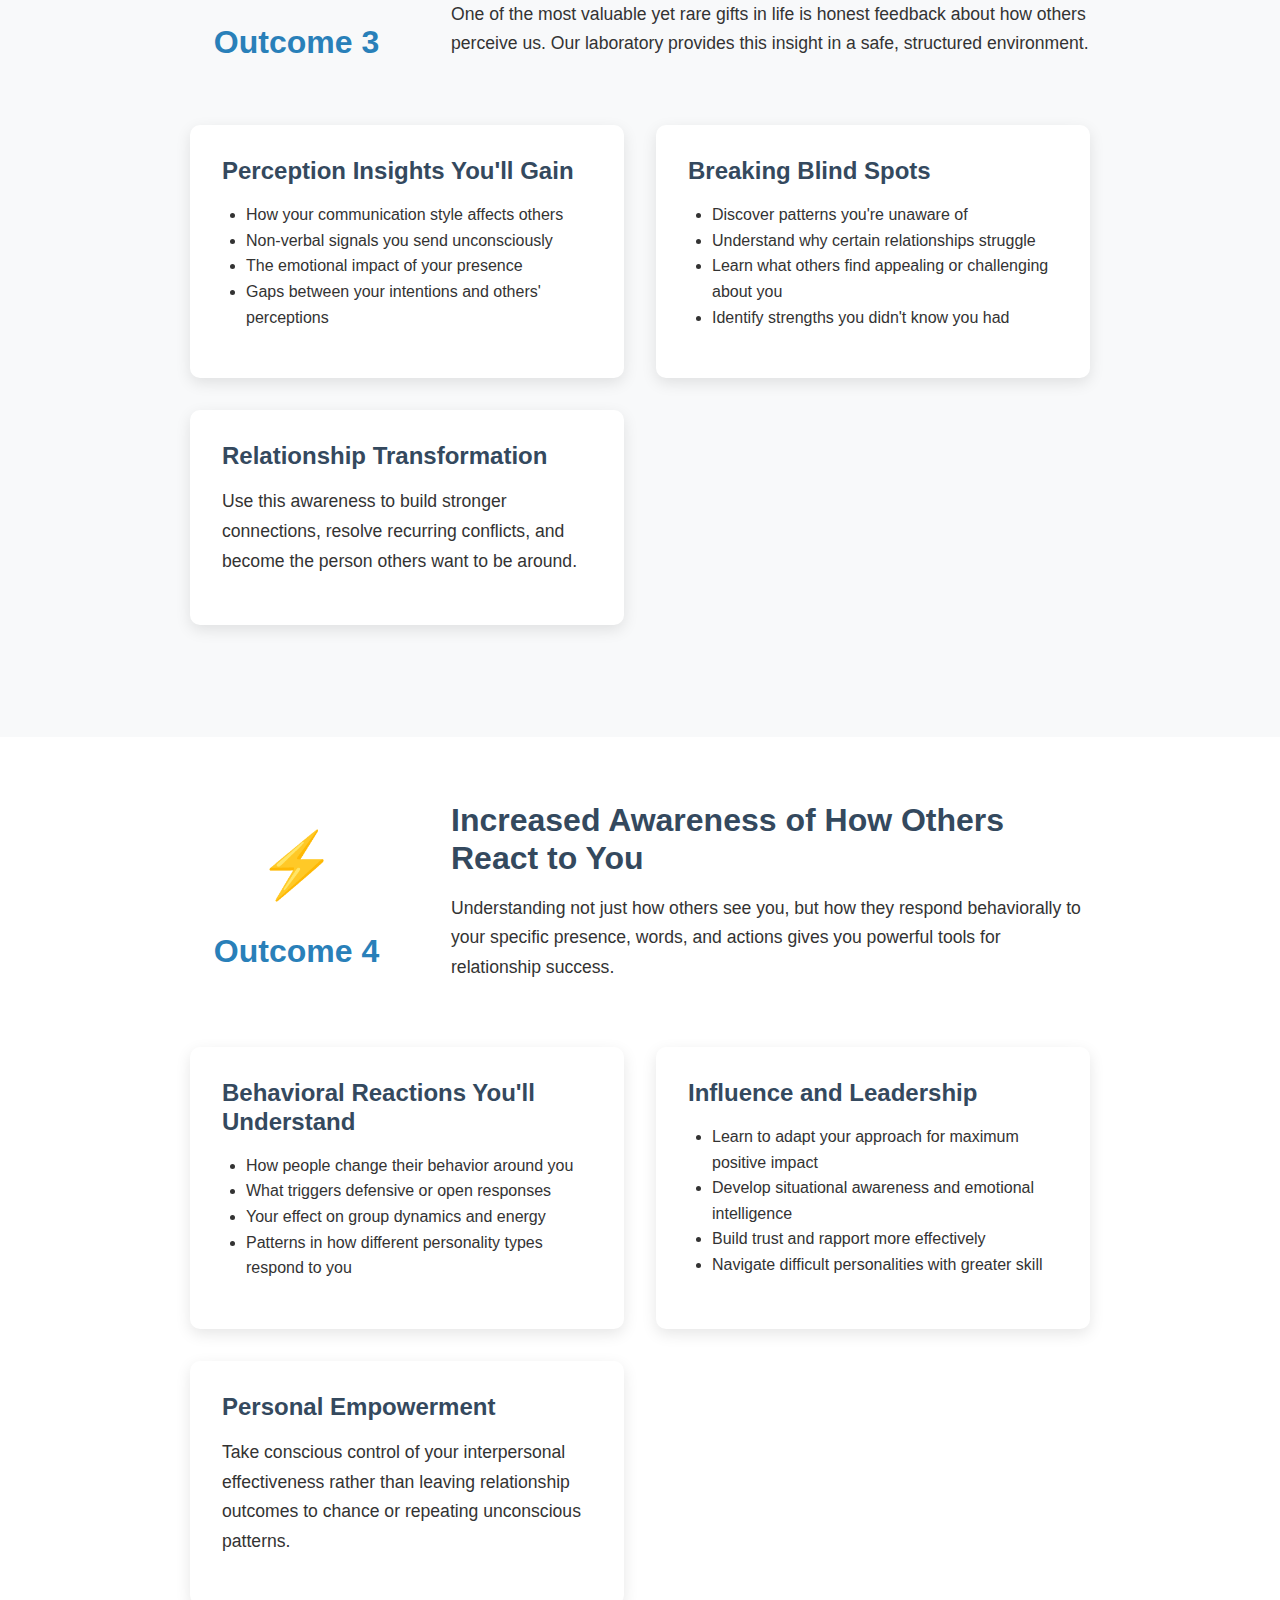
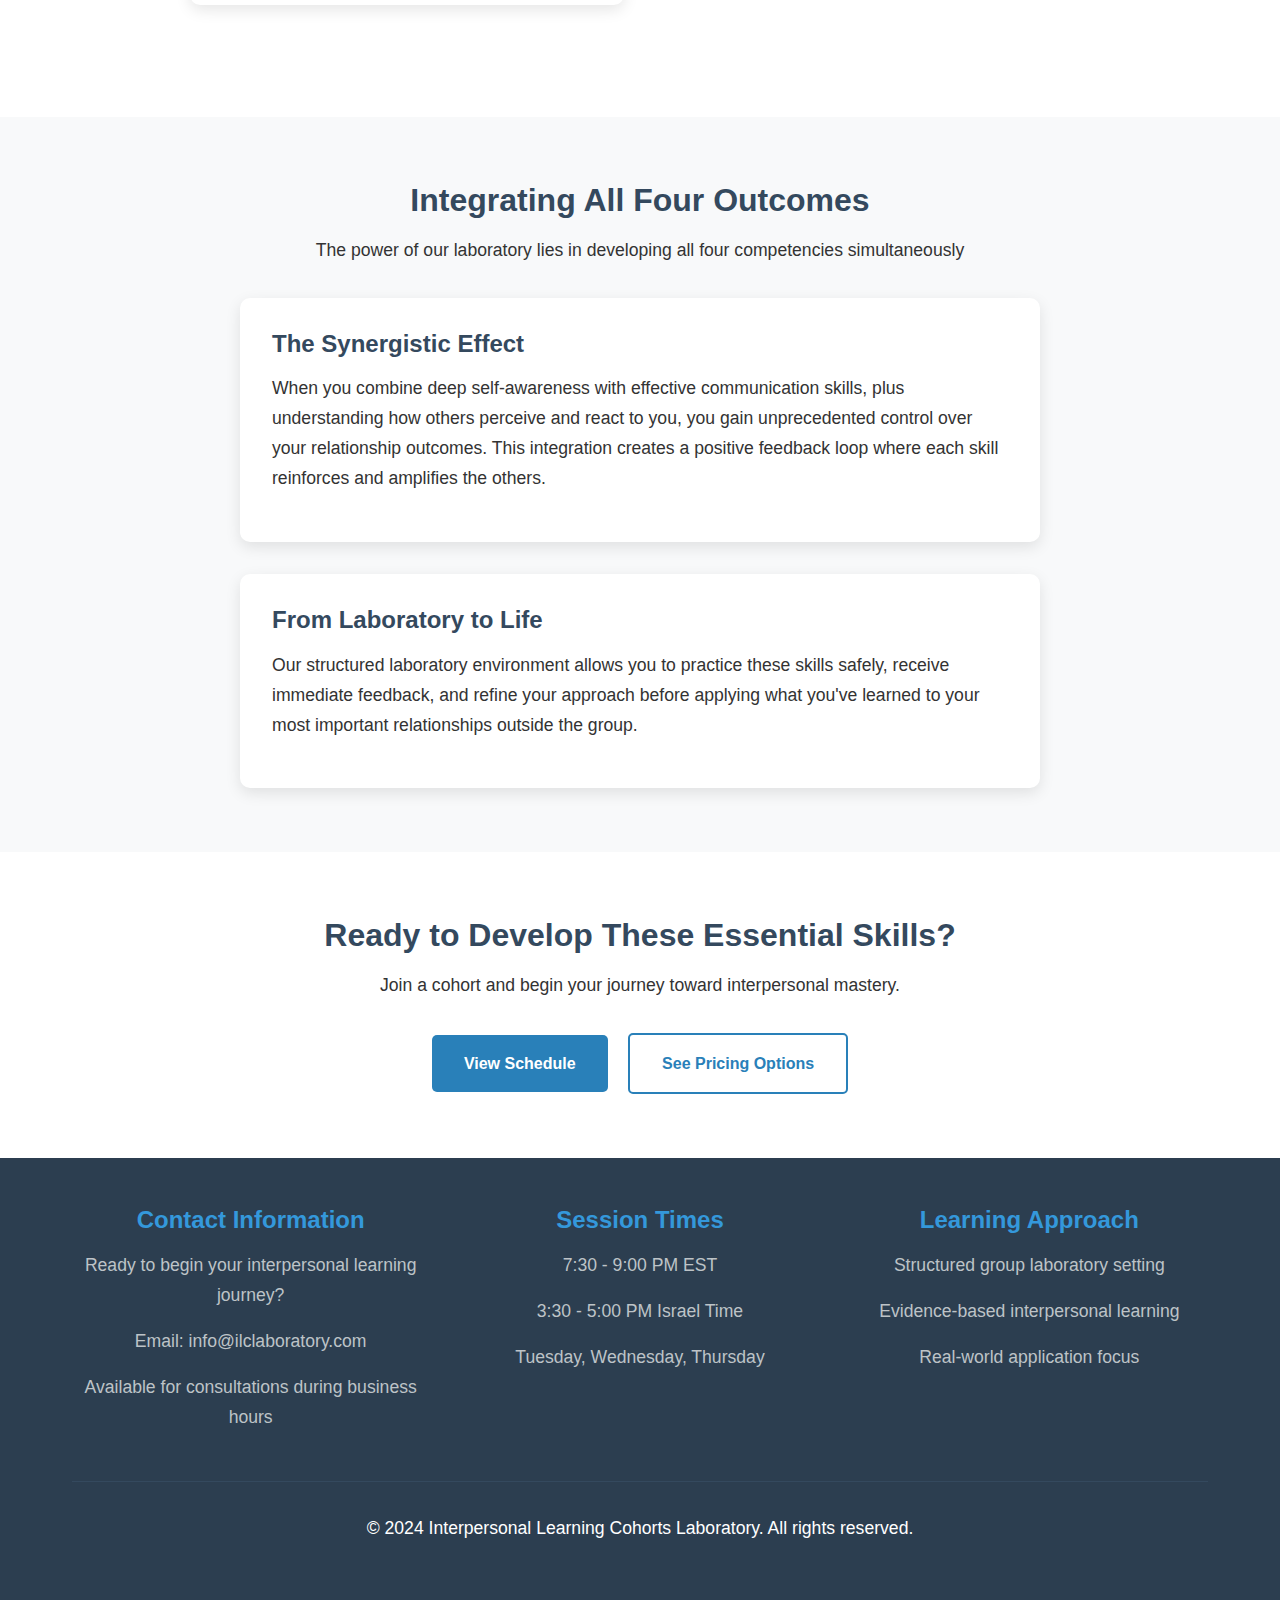
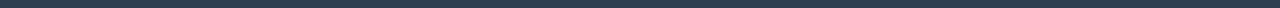
<file: outcomes.html>
<!DOCTYPE html>
<html lang="en">
<head>
    <meta charset="UTF-8">
    <meta name="viewport" content="width=device-width, initial-scale=1.0">
    <title>Learning Outcomes - Interpersonal Learning Cohorts Laboratory</title>
    <meta name="description" content="Discover the four key learning outcomes of our interpersonal laboratory: self-awareness, communication skills, understanding others, and interpersonal impact.">
    <link rel="stylesheet" href="css/styles.css">
</head>
<body>
    <!-- Header Navigation -->
    <header>
        <nav class="container">
            <a href="index.html" class="logo">ILC Laboratory</a>
            <ul class="nav-links">
                <li><a href="index.html">Home</a></li>
                <li><a href="about.html">About Program</a></li>
                <li><a href="outcomes.html">Learning Outcomes</a></li>
                <li><a href="schedule.html">Schedule & Dates</a></li>
                <li><a href="pricing.html">Pricing</a></li>
                <li><a href="contact.html">Contact</a></li>
                <li><a href="testimonials.html">Testimonials</a></li>
            </ul>
        </nav>
    </header>

    <!-- Hero Section -->
    <section class="hero">
        <div class="container">
            <h1 class="fade-in">Learning Outcomes</h1>
            <p class="fade-in">Four transformative areas of growth that will enhance every relationship in your life</p>
        </div>
    </section>

    <!-- Overview -->
    <section class="section">
        <div class="container">
            <div class="text-center mb-4">
                <h2>What You Will Learn</h2>
                <p>Our laboratory is designed to develop four core interpersonal competencies that research shows are essential for relationship success.</p>
            </div>

            <div class="outcomes-grid">
                <div class="outcome-card">
                    <div class="outcome-icon">🎯</div>
                    <h3>Self-Awareness</h3>
                    <p>Discover what you truly want from others</p>
                </div>

                <div class="outcome-card">
                    <div class="outcome-icon">💬</div>
                    <h3>Communication Skills</h3>
                    <p>Learn to clearly express your needs</p>
                </div>

                <div class="outcome-card">
                    <div class="outcome-icon">👁️</div>
                    <h3>Understanding Others</h3>
                    <p>See how others experience you</p>
                </div>

                <div class="outcome-card">
                    <div class="outcome-icon">⚡</div>
                    <h3>Interpersonal Impact</h3>
                    <p>Understand your effect on others</p>
                </div>
            </div>
        </div>
    </section>

    <!-- Outcome 1: Self-Awareness -->
    <section class="section section-alt">
        <div class="container">
            <div style="max-width: 900px; margin: 0 auto;">
                <div style="display: grid; grid-template-columns: 1fr 3fr; gap: 3rem; align-items: center;">
                    <div class="text-center">
                        <div style="font-size: 4rem; color: #2980b9; margin-bottom: 1rem;">🎯</div>
                        <h2 style="color: #2980b9;">Outcome 1</h2>
                    </div>
                    <div>
                        <h2>Increased Awareness of Your Wants from Others</h2>
                        <p>Many people go through relationships without clearly understanding what they truly need and want from others. This fundamental self-awareness forms the foundation of all healthy relationships.</p>
                    </div>
                </div>

                <div class="card-grid" style="margin-top: 3rem;">
                    <div class="card">
                        <h3>What You'll Discover</h3>
                        <ul style="margin: 1rem 0; padding-left: 1.5rem;">
                            <li>Your core emotional needs in relationships</li>
                            <li>Patterns in what you seek from different types of people</li>
                            <li>The difference between surface wants and deeper needs</li>
                            <li>How your past experiences shape current expectations</li>
                        </ul>
                    </div>

                    <div class="card">
                        <h3>Practical Benefits</h3>
                        <ul style="margin: 1rem 0; padding-left: 1.5rem;">
                            <li>Make better choices in personal and professional relationships</li>
                            <li>Reduce frustration from unmet expectations</li>
                            <li>Develop more authentic connections</li>
                            <li>Stop attracting incompatible people</li>
                        </ul>
                    </div>

                    <div class="card">
                        <h3>Real-World Application</h3>
                        <p>Learn to identify what you need from a romantic partner, friend, colleague, or family member before entering difficult conversations or making relationship decisions.</p>
                    </div>
                </div>
            </div>
        </div>
    </section>

    <!-- Outcome 2: Communication Skills -->
    <section class="section">
        <div class="container">
            <div style="max-width: 900px; margin: 0 auto;">
                <div style="display: grid; grid-template-columns: 1fr 3fr; gap: 3rem; align-items: center;">
                    <div class="text-center">
                        <div style="font-size: 4rem; color: #2980b9; margin-bottom: 1rem;">💬</div>
                        <h2 style="color: #2980b9;">Outcome 2</h2>
                    </div>
                    <div>
                        <h2>Increased Ability to Vocalize Your Wants</h2>
                        <p>Knowing what you want is only half the battle. Learning to communicate your needs clearly, respectfully, and effectively is a skill that transforms relationships.</p>
                    </div>
                </div>

                <div class="card-grid" style="margin-top: 3rem;">
                    <div class="card">
                        <h3>Communication Skills You'll Develop</h3>
                        <ul style="margin: 1rem 0; padding-left: 1.5rem;">
                            <li>Direct, non-confrontational expression of needs</li>
                            <li>Timing and context awareness for difficult conversations</li>
                            <li>Using "I" statements to avoid blame and defensiveness</li>
                            <li>Balancing honesty with sensitivity to others</li>
                        </ul>
                    </div>

                    <div class="card">
                        <h3>Overcome Communication Barriers</h3>
                        <ul style="margin: 1rem 0; padding-left: 1.5rem;">
                            <li>Fear of conflict or rejection</li>
                            <li>Assumption that others "should know" what you need</li>
                            <li>Passive-aggressive communication patterns</li>
                            <li>Over-explaining or under-communicating</li>
                        </ul>
                    </div>

                    <div class="card">
                        <h3>Professional Impact</h3>
                        <p>Enhance your leadership effectiveness, team collaboration, and networking abilities by learning to articulate your professional needs and boundaries clearly.</p>
                    </div>
                </div>
            </div>
        </div>
    </section>

    <!-- Outcome 3: Understanding Others -->
    <section class="section section-alt">
        <div class="container">
            <div style="max-width: 900px; margin: 0 auto;">
                <div style="display: grid; grid-template-columns: 1fr 3fr; gap: 3rem; align-items: center;">
                    <div class="text-center">
                        <div style="font-size: 4rem; color: #2980b9; margin-bottom: 1rem;">👁️</div>
                        <h2 style="color: #2980b9;">Outcome 3</h2>
                    </div>
                    <div>
                        <h2>Increased Awareness of How Others Experience You</h2>
                        <p>One of the most valuable yet rare gifts in life is honest feedback about how others perceive us. Our laboratory provides this insight in a safe, structured environment.</p>
                    </div>
                </div>

                <div class="card-grid" style="margin-top: 3rem;">
                    <div class="card">
                        <h3>Perception Insights You'll Gain</h3>
                        <ul style="margin: 1rem 0; padding-left: 1.5rem;">
                            <li>How your communication style affects others</li>
                            <li>Non-verbal signals you send unconsciously</li>
                            <li>The emotional impact of your presence</li>
                            <li>Gaps between your intentions and others' perceptions</li>
                        </ul>
                    </div>

                    <div class="card">
                        <h3>Breaking Blind Spots</h3>
                        <ul style="margin: 1rem 0; padding-left: 1.5rem;">
                            <li>Discover patterns you're unaware of</li>
                            <li>Understand why certain relationships struggle</li>
                            <li>Learn what others find appealing or challenging about you</li>
                            <li>Identify strengths you didn't know you had</li>
                        </ul>
                    </div>

                    <div class="card">
                        <h3>Relationship Transformation</h3>
                        <p>Use this awareness to build stronger connections, resolve recurring conflicts, and become the person others want to be around.</p>
                    </div>
                </div>
            </div>
        </div>
    </section>

    <!-- Outcome 4: Interpersonal Impact -->
    <section class="section">
        <div class="container">
            <div style="max-width: 900px; margin: 0 auto;">
                <div style="display: grid; grid-template-columns: 1fr 3fr; gap: 3rem; align-items: center;">
                    <div class="text-center">
                        <div style="font-size: 4rem; color: #2980b9; margin-bottom: 1rem;">⚡</div>
                        <h2 style="color: #2980b9;">Outcome 4</h2>
                    </div>
                    <div>
                        <h2>Increased Awareness of How Others React to You</h2>
                        <p>Understanding not just how others see you, but how they respond behaviorally to your specific presence, words, and actions gives you powerful tools for relationship success.</p>
                    </div>
                </div>

                <div class="card-grid" style="margin-top: 3rem;">
                    <div class="card">
                        <h3>Behavioral Reactions You'll Understand</h3>
                        <ul style="margin: 1rem 0; padding-left: 1.5rem;">
                            <li>How people change their behavior around you</li>
                            <li>What triggers defensive or open responses</li>
                            <li>Your effect on group dynamics and energy</li>
                            <li>Patterns in how different personality types respond to you</li>
                        </ul>
                    </div>

                    <div class="card">
                        <h3>Influence and Leadership</h3>
                        <ul style="margin: 1rem 0; padding-left: 1.5rem;">
                            <li>Learn to adapt your approach for maximum positive impact</li>
                            <li>Develop situational awareness and emotional intelligence</li>
                            <li>Build trust and rapport more effectively</li>
                            <li>Navigate difficult personalities with greater skill</li>
                        </ul>
                    </div>

                    <div class="card">
                        <h3>Personal Empowerment</h3>
                        <p>Take conscious control of your interpersonal effectiveness rather than leaving relationship outcomes to chance or repeating unconscious patterns.</p>
                    </div>
                </div>
            </div>
        </div>
    </section>

    <!-- Integration -->
    <section class="section section-alt">
        <div class="container">
            <div class="text-center mb-4">
                <h2>Integrating All Four Outcomes</h2>
                <p>The power of our laboratory lies in developing all four competencies simultaneously</p>
            </div>

            <div style="max-width: 800px; margin: 0 auto;">
                <div class="card">
                    <h3>The Synergistic Effect</h3>
                    <p>When you combine deep self-awareness with effective communication skills, plus understanding how others perceive and react to you, you gain unprecedented control over your relationship outcomes. This integration creates a positive feedback loop where each skill reinforces and amplifies the others.</p>
                </div>

                <div class="card" style="margin-top: 2rem;">
                    <h3>From Laboratory to Life</h3>
                    <p>Our structured laboratory environment allows you to practice these skills safely, receive immediate feedback, and refine your approach before applying what you've learned to your most important relationships outside the group.</p>
                </div>
            </div>
        </div>
    </section>

    <!-- Call to Action -->
    <section class="section">
        <div class="container text-center">
            <h2>Ready to Develop These Essential Skills?</h2>
            <p class="mb-4">Join a cohort and begin your journey toward interpersonal mastery.</p>
            <a href="schedule.html" class="btn btn-primary">View Schedule</a>
            <a href="pricing.html" class="btn btn-secondary" style="margin-left: 1rem;">See Pricing Options</a>
        </div>
    </section>

    <!-- Footer -->
    <footer>
        <div class="container">
            <div class="footer-content">
                <div class="footer-section">
                    <h3>Contact Information</h3>
                    <p>Ready to begin your interpersonal learning journey?</p>
                    <p>Email: info@ilclaboratory.com</p>
                    <p>Available for consultations during business hours</p>
                </div>

                <div class="footer-section">
                    <h3>Session Times</h3>
                    <p>7:30 - 9:00 PM EST</p>
                    <p>3:30 - 5:00 PM Israel Time</p>
                    <p>Tuesday, Wednesday, Thursday</p>
                </div>

                <div class="footer-section">
                    <h3>Learning Approach</h3>
                    <p>Structured group laboratory setting</p>
                    <p>Evidence-based interpersonal learning</p>
                    <p>Real-world application focus</p>
                </div>
            </div>

            <div class="footer-bottom">
                <p>&copy; 2024 Interpersonal Learning Cohorts Laboratory. All rights reserved.</p>
            </div>
        </div>
    </footer>

    <script src="js/main.js"></script>
</body>
</html>
</file>
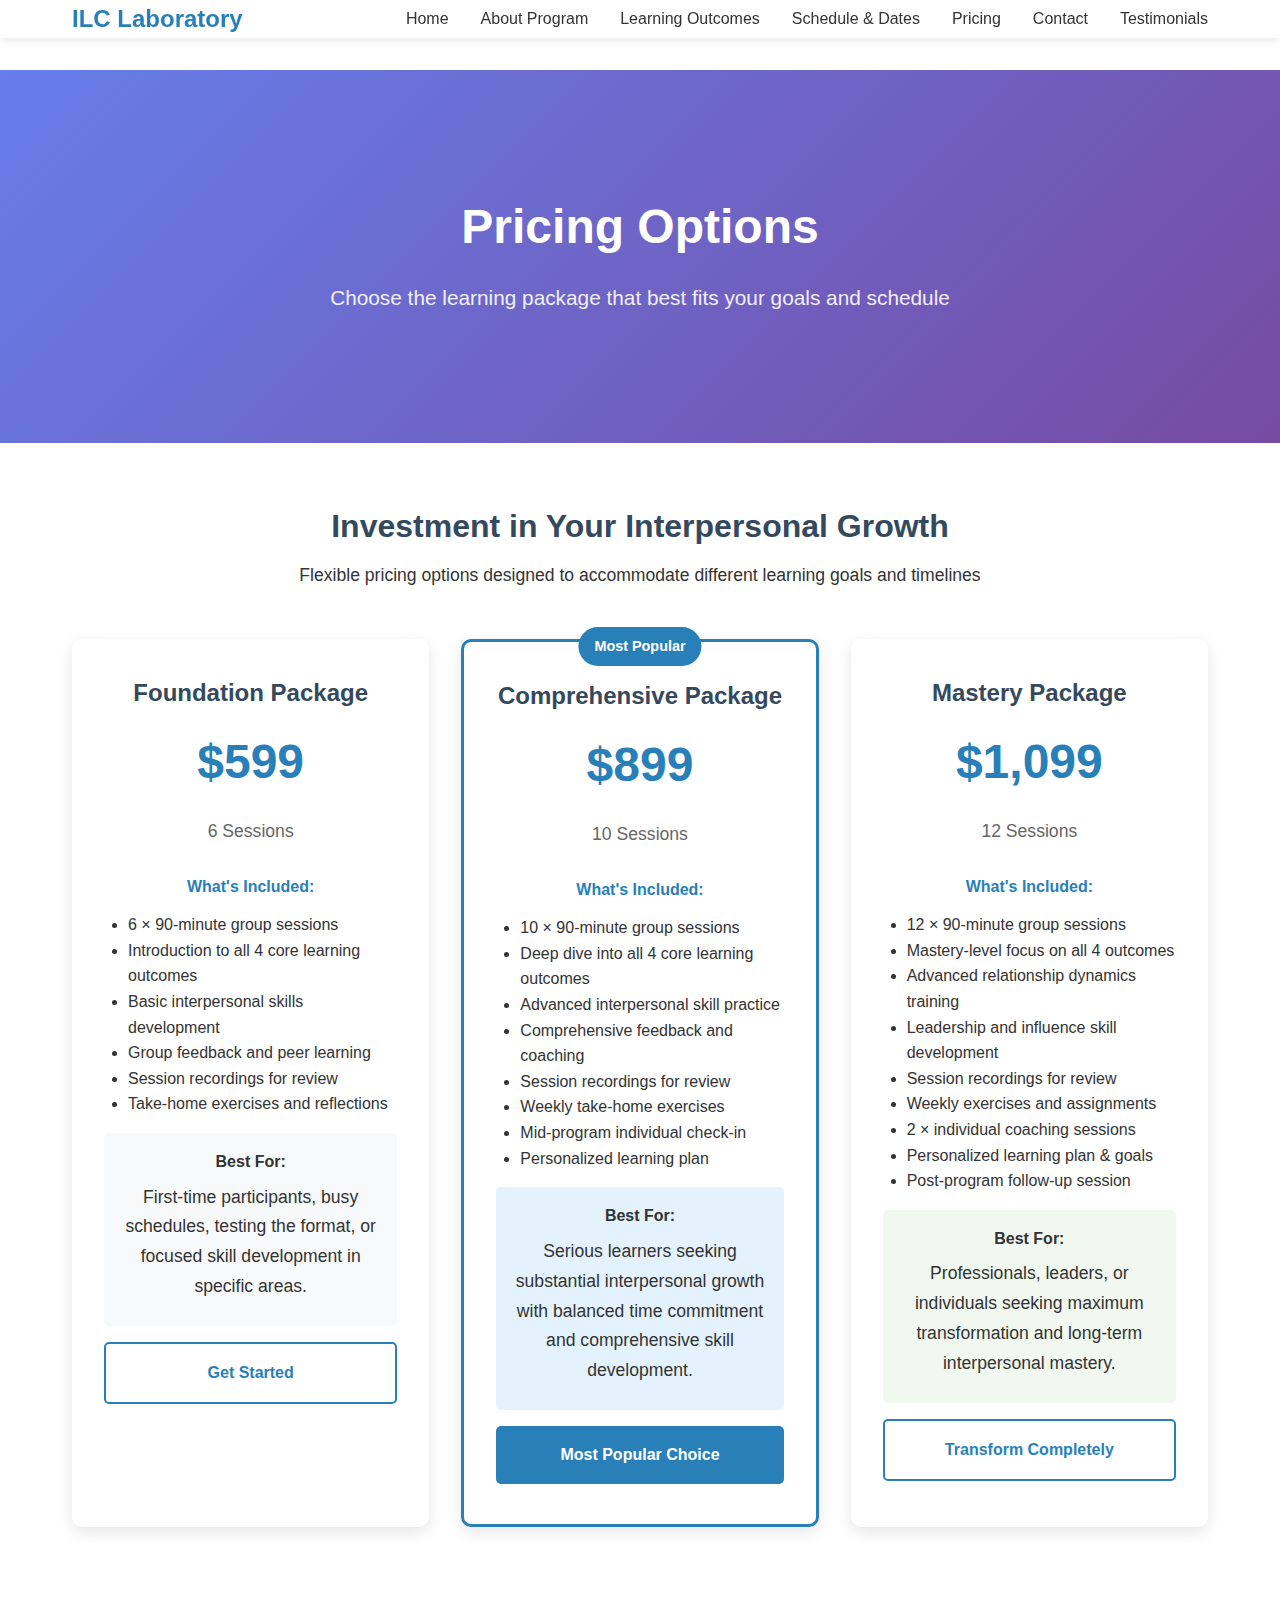
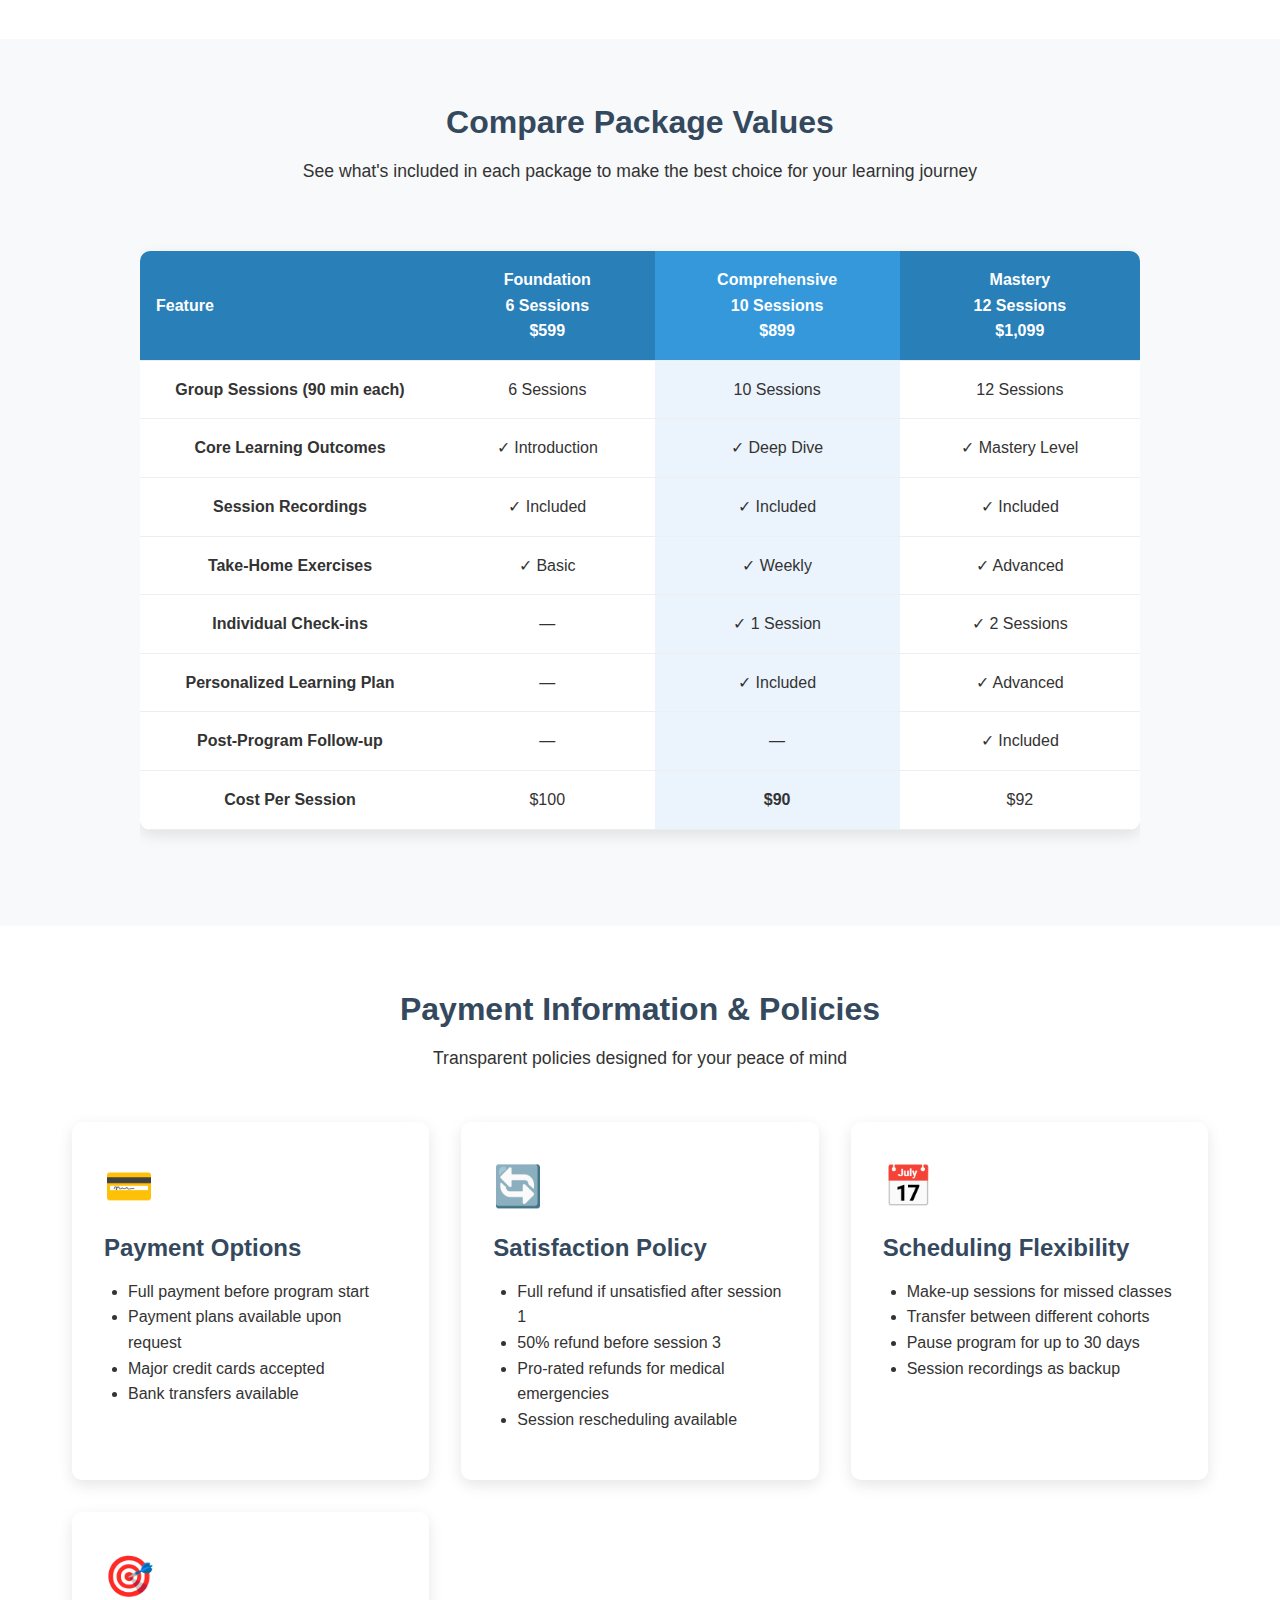
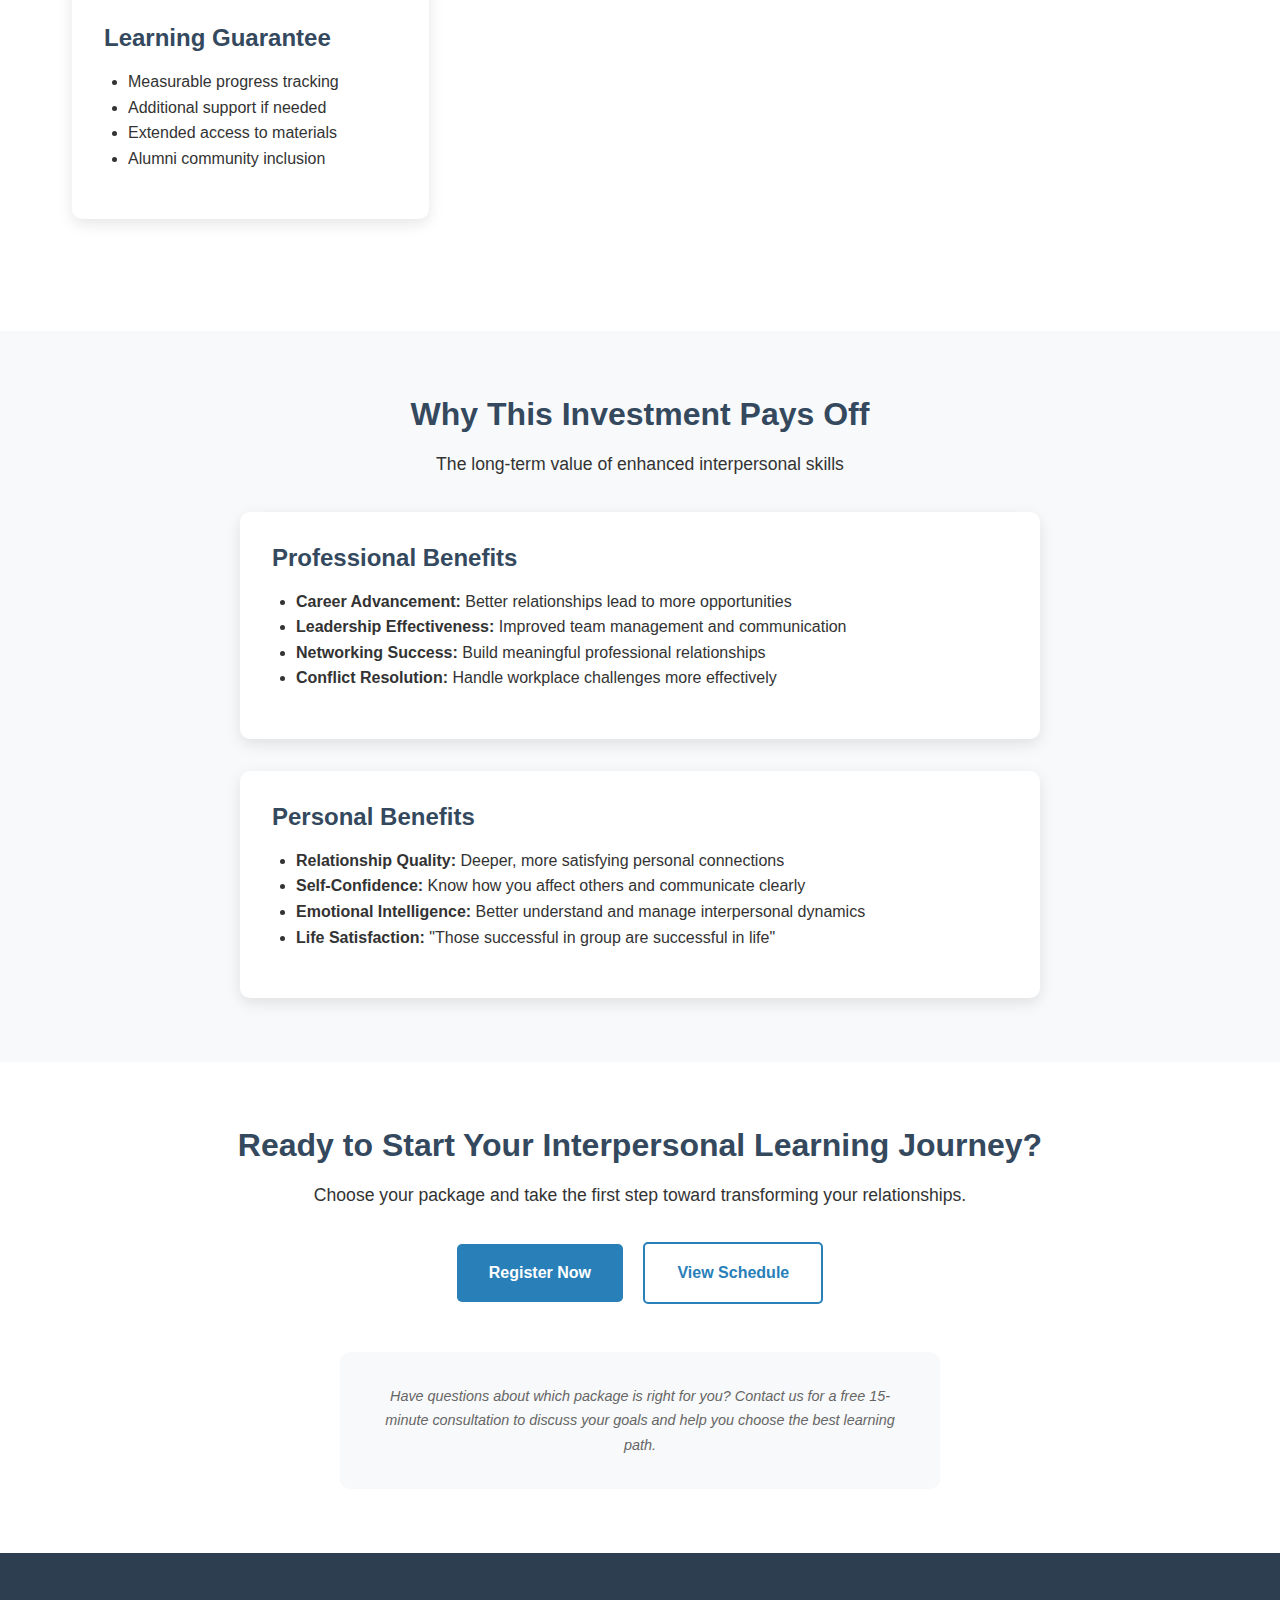
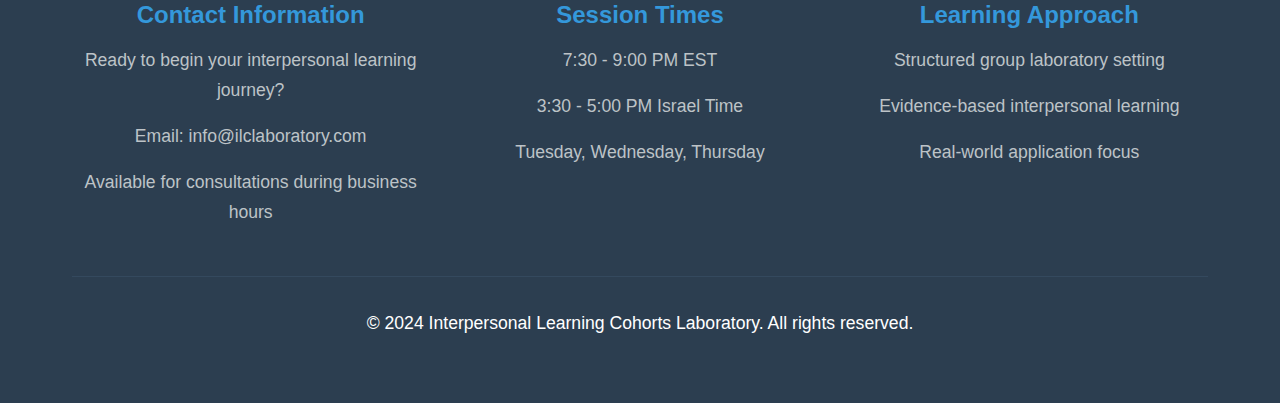
<file: pricing.html>
<!DOCTYPE html>
<html lang="en">
<head>
    <meta charset="UTF-8">
    <meta name="viewport" content="width=device-width, initial-scale=1.0">
    <title>Pricing Options - Interpersonal Learning Cohorts Laboratory</title>
    <meta name="description" content="Choose from flexible pricing options for interpersonal learning cohorts. 6, 10, or 12 session packages available to fit your learning goals and budget.">
    <link rel="stylesheet" href="css/styles.css">
</head>
<body>
    <!-- Header Navigation -->
    <header>
        <nav class="container">
            <a href="index.html" class="logo">ILC Laboratory</a>
            <ul class="nav-links">
                <li><a href="index.html">Home</a></li>
                <li><a href="about.html">About Program</a></li>
                <li><a href="outcomes.html">Learning Outcomes</a></li>
                <li><a href="schedule.html">Schedule & Dates</a></li>
                <li><a href="pricing.html">Pricing</a></li>
                <li><a href="contact.html">Contact</a></li>
                <li><a href="testimonials.html">Testimonials</a></li>
            </ul>
        </nav>
    </header>

    <!-- Hero Section -->
    <section class="hero">
        <div class="container">
            <h1 class="fade-in">Pricing Options</h1>
            <p class="fade-in">Choose the learning package that best fits your goals and schedule</p>
        </div>
    </section>

    <!-- Pricing Overview -->
    <section class="section">
        <div class="container">
            <div class="text-center mb-4">
                <h2>Investment in Your Interpersonal Growth</h2>
                <p>Flexible pricing options designed to accommodate different learning goals and timelines</p>
            </div>

            <div class="pricing-grid">
                <!-- 6 Sessions Package -->
                <div class="pricing-card">
                    <h3>Foundation Package</h3>
                    <div class="price">$599</div>
                    <div class="price-sessions">6 Sessions</div>
                    
                    <h4 style="color: #2980b9; margin-bottom: 1rem;">What's Included:</h4>
                    <ul style="text-align: left; margin: 1rem 0; padding-left: 1.5rem;">
                        <li>6 × 90-minute group sessions</li>
                        <li>Introduction to all 4 core learning outcomes</li>
                        <li>Basic interpersonal skills development</li>
                        <li>Group feedback and peer learning</li>
                        <li>Session recordings for review</li>
                        <li>Take-home exercises and reflections</li>
                    </ul>

                    <div style="background: #f8f9fa; padding: 1rem; border-radius: 5px; margin: 1rem 0;">
                        <strong>Best For:</strong>
                        <p style="margin: 0.5rem 0;">First-time participants, busy schedules, testing the format, or focused skill development in specific areas.</p>
                    </div>

                    <a href="contact.html" class="btn btn-secondary" style="width: 100%;">Get Started</a>
                </div>

                <!-- 10 Sessions Package (Featured) -->
                <div class="pricing-card featured">
                    <h3>Comprehensive Package</h3>
                    <div class="price">$899</div>
                    <div class="price-sessions">10 Sessions</div>
                    
                    <h4 style="color: #2980b9; margin-bottom: 1rem;">What's Included:</h4>
                    <ul style="text-align: left; margin: 1rem 0; padding-left: 1.5rem;">
                        <li>10 × 90-minute group sessions</li>
                        <li>Deep dive into all 4 core learning outcomes</li>
                        <li>Advanced interpersonal skill practice</li>
                        <li>Comprehensive feedback and coaching</li>
                        <li>Session recordings for review</li>
                        <li>Weekly take-home exercises</li>
                        <li>Mid-program individual check-in</li>
                        <li>Personalized learning plan</li>
                    </ul>

                    <div style="background: #e3f2fd; padding: 1rem; border-radius: 5px; margin: 1rem 0;">
                        <strong>Best For:</strong>
                        <p style="margin: 0.5rem 0;">Serious learners seeking substantial interpersonal growth with balanced time commitment and comprehensive skill development.</p>
                    </div>

                    <a href="contact.html" class="btn btn-primary" style="width: 100%;">Most Popular Choice</a>
                </div>

                <!-- 12 Sessions Package -->
                <div class="pricing-card">
                    <h3>Mastery Package</h3>
                    <div class="price">$1,099</div>
                    <div class="price-sessions">12 Sessions</div>
                    
                    <h4 style="color: #2980b9; margin-bottom: 1rem;">What's Included:</h4>
                    <ul style="text-align: left; margin: 1rem 0; padding-left: 1.5rem;">
                        <li>12 × 90-minute group sessions</li>
                        <li>Mastery-level focus on all 4 outcomes</li>
                        <li>Advanced relationship dynamics training</li>
                        <li>Leadership and influence skill development</li>
                        <li>Session recordings for review</li>
                        <li>Weekly exercises and assignments</li>
                        <li>2 × individual coaching sessions</li>
                        <li>Personalized learning plan & goals</li>
                        <li>Post-program follow-up session</li>
                    </ul>

                    <div style="background: #f0f8f0; padding: 1rem; border-radius: 5px; margin: 1rem 0;">
                        <strong>Best For:</strong>
                        <p style="margin: 0.5rem 0;">Professionals, leaders, or individuals seeking maximum transformation and long-term interpersonal mastery.</p>
                    </div>

                    <a href="contact.html" class="btn btn-secondary" style="width: 100%;">Transform Completely</a>
                </div>
            </div>
        </div>
    </section>

    <!-- Value Comparison -->
    <section class="section section-alt">
        <div class="container">
            <div class="text-center mb-4">
                <h2>Compare Package Values</h2>
                <p>See what's included in each package to make the best choice for your learning journey</p>
            </div>

            <div style="max-width: 1000px; margin: 0 auto; overflow-x: auto;">
                <table class="schedule-table" style="min-width: 800px;">
                    <thead>
                        <tr>
                            <th style="text-align: left; width: 30%;">Feature</th>
                            <th>Foundation<br>6 Sessions<br><strong>$599</strong></th>
                            <th style="background-color: #3498db;">Comprehensive<br>10 Sessions<br><strong>$899</strong></th>
                            <th>Mastery<br>12 Sessions<br><strong>$1,099</strong></th>
                        </tr>
                    </thead>
                    <tbody>
                        <tr>
                            <td><strong>Group Sessions (90 min each)</strong></td>
                            <td>6 Sessions</td>
                            <td style="background-color: #ebf3fd;">10 Sessions</td>
                            <td>12 Sessions</td>
                        </tr>
                        <tr>
                            <td><strong>Core Learning Outcomes</strong></td>
                            <td>✓ Introduction</td>
                            <td style="background-color: #ebf3fd;">✓ Deep Dive</td>
                            <td>✓ Mastery Level</td>
                        </tr>
                        <tr>
                            <td><strong>Session Recordings</strong></td>
                            <td>✓ Included</td>
                            <td style="background-color: #ebf3fd;">✓ Included</td>
                            <td>✓ Included</td>
                        </tr>
                        <tr>
                            <td><strong>Take-Home Exercises</strong></td>
                            <td>✓ Basic</td>
                            <td style="background-color: #ebf3fd;">✓ Weekly</td>
                            <td>✓ Advanced</td>
                        </tr>
                        <tr>
                            <td><strong>Individual Check-ins</strong></td>
                            <td>—</td>
                            <td style="background-color: #ebf3fd;">✓ 1 Session</td>
                            <td>✓ 2 Sessions</td>
                        </tr>
                        <tr>
                            <td><strong>Personalized Learning Plan</strong></td>
                            <td>—</td>
                            <td style="background-color: #ebf3fd;">✓ Included</td>
                            <td>✓ Advanced</td>
                        </tr>
                        <tr>
                            <td><strong>Post-Program Follow-up</strong></td>
                            <td>—</td>
                            <td style="background-color: #ebf3fd;">—</td>
                            <td>✓ Included</td>
                        </tr>
                        <tr>
                            <td><strong>Cost Per Session</strong></td>
                            <td>$100</td>
                            <td style="background-color: #ebf3fd;"><strong>$90</strong></td>
                            <td>$92</td>
                        </tr>
                    </tbody>
                </table>
            </div>
        </div>
    </section>

    <!-- Payment and Policies -->
    <section class="section">
        <div class="container">
            <div class="text-center mb-4">
                <h2>Payment Information & Policies</h2>
                <p>Transparent policies designed for your peace of mind</p>
            </div>

            <div class="card-grid">
                <div class="card">
                    <div class="card-icon">💳</div>
                    <h3>Payment Options</h3>
                    <ul style="margin: 1rem 0; padding-left: 1.5rem;">
                        <li>Full payment before program start</li>
                        <li>Payment plans available upon request</li>
                        <li>Major credit cards accepted</li>
                        <li>Bank transfers available</li>
                    </ul>
                </div>

                <div class="card">
                    <div class="card-icon">🔄</div>
                    <h3>Satisfaction Policy</h3>
                    <ul style="margin: 1rem 0; padding-left: 1.5rem;">
                        <li>Full refund if unsatisfied after session 1</li>
                        <li>50% refund before session 3</li>
                        <li>Pro-rated refunds for medical emergencies</li>
                        <li>Session rescheduling available</li>
                    </ul>
                </div>

                <div class="card">
                    <div class="card-icon">📅</div>
                    <h3>Scheduling Flexibility</h3>
                    <ul style="margin: 1rem 0; padding-left: 1.5rem;">
                        <li>Make-up sessions for missed classes</li>
                        <li>Transfer between different cohorts</li>
                        <li>Pause program for up to 30 days</li>
                        <li>Session recordings as backup</li>
                    </ul>
                </div>

                <div class="card">
                    <div class="card-icon">🎯</div>
                    <h3>Learning Guarantee</h3>
                    <ul style="margin: 1rem 0; padding-left: 1.5rem;">
                        <li>Measurable progress tracking</li>
                        <li>Additional support if needed</li>
                        <li>Extended access to materials</li>
                        <li>Alumni community inclusion</li>
                    </ul>
                </div>
            </div>
        </div>
    </section>

    <!-- Why This Investment -->
    <section class="section section-alt">
        <div class="container">
            <div class="text-center mb-4">
                <h2>Why This Investment Pays Off</h2>
                <p>The long-term value of enhanced interpersonal skills</p>
            </div>

            <div style="max-width: 800px; margin: 0 auto;">
                <div class="card">
                    <h3>Professional Benefits</h3>
                    <ul style="margin: 1rem 0; padding-left: 1.5rem;">
                        <li><strong>Career Advancement:</strong> Better relationships lead to more opportunities</li>
                        <li><strong>Leadership Effectiveness:</strong> Improved team management and communication</li>
                        <li><strong>Networking Success:</strong> Build meaningful professional relationships</li>
                        <li><strong>Conflict Resolution:</strong> Handle workplace challenges more effectively</li>
                    </ul>
                </div>

                <div class="card" style="margin-top: 2rem;">
                    <h3>Personal Benefits</h3>
                    <ul style="margin: 1rem 0; padding-left: 1.5rem;">
                        <li><strong>Relationship Quality:</strong> Deeper, more satisfying personal connections</li>
                        <li><strong>Self-Confidence:</strong> Know how you affect others and communicate clearly</li>
                        <li><strong>Emotional Intelligence:</strong> Better understand and manage interpersonal dynamics</li>
                        <li><strong>Life Satisfaction:</strong> "Those successful in group are successful in life"</li>
                    </ul>
                </div>
            </div>
        </div>
    </section>

    <!-- Call to Action -->
    <section class="section">
        <div class="container text-center">
            <h2>Ready to Start Your Interpersonal Learning Journey?</h2>
            <p class="mb-4">Choose your package and take the first step toward transforming your relationships.</p>
            <a href="contact.html" class="btn btn-primary btn-large">Register Now</a>
            <a href="schedule.html" class="btn btn-secondary" style="margin-left: 1rem;">View Schedule</a>
            
            <div style="margin-top: 3rem; padding: 2rem; background: #f8f9fa; border-radius: 10px; max-width: 600px; margin: 3rem auto 0;">
                <p style="margin: 0; color: #666; font-size: 0.9rem;">
                    <em>Have questions about which package is right for you? Contact us for a free 15-minute consultation to discuss your goals and help you choose the best learning path.</em>
                </p>
            </div>
        </div>
    </section>

    <!-- Footer -->
    <footer>
        <div class="container">
            <div class="footer-content">
                <div class="footer-section">
                    <h3>Contact Information</h3>
                    <p>Ready to begin your interpersonal learning journey?</p>
                    <p>Email: info@ilclaboratory.com</p>
                    <p>Available for consultations during business hours</p>
                </div>

                <div class="footer-section">
                    <h3>Session Times</h3>
                    <p>7:30 - 9:00 PM EST</p>
                    <p>3:30 - 5:00 PM Israel Time</p>
                    <p>Tuesday, Wednesday, Thursday</p>
                </div>

                <div class="footer-section">
                    <h3>Learning Approach</h3>
                    <p>Structured group laboratory setting</p>
                    <p>Evidence-based interpersonal learning</p>
                    <p>Real-world application focus</p>
                </div>
            </div>

            <div class="footer-bottom">
                <p>&copy; 2024 Interpersonal Learning Cohorts Laboratory. All rights reserved.</p>
            </div>
        </div>
    </footer>

    <script src="js/main.js"></script>
</body>
</html>
</file>
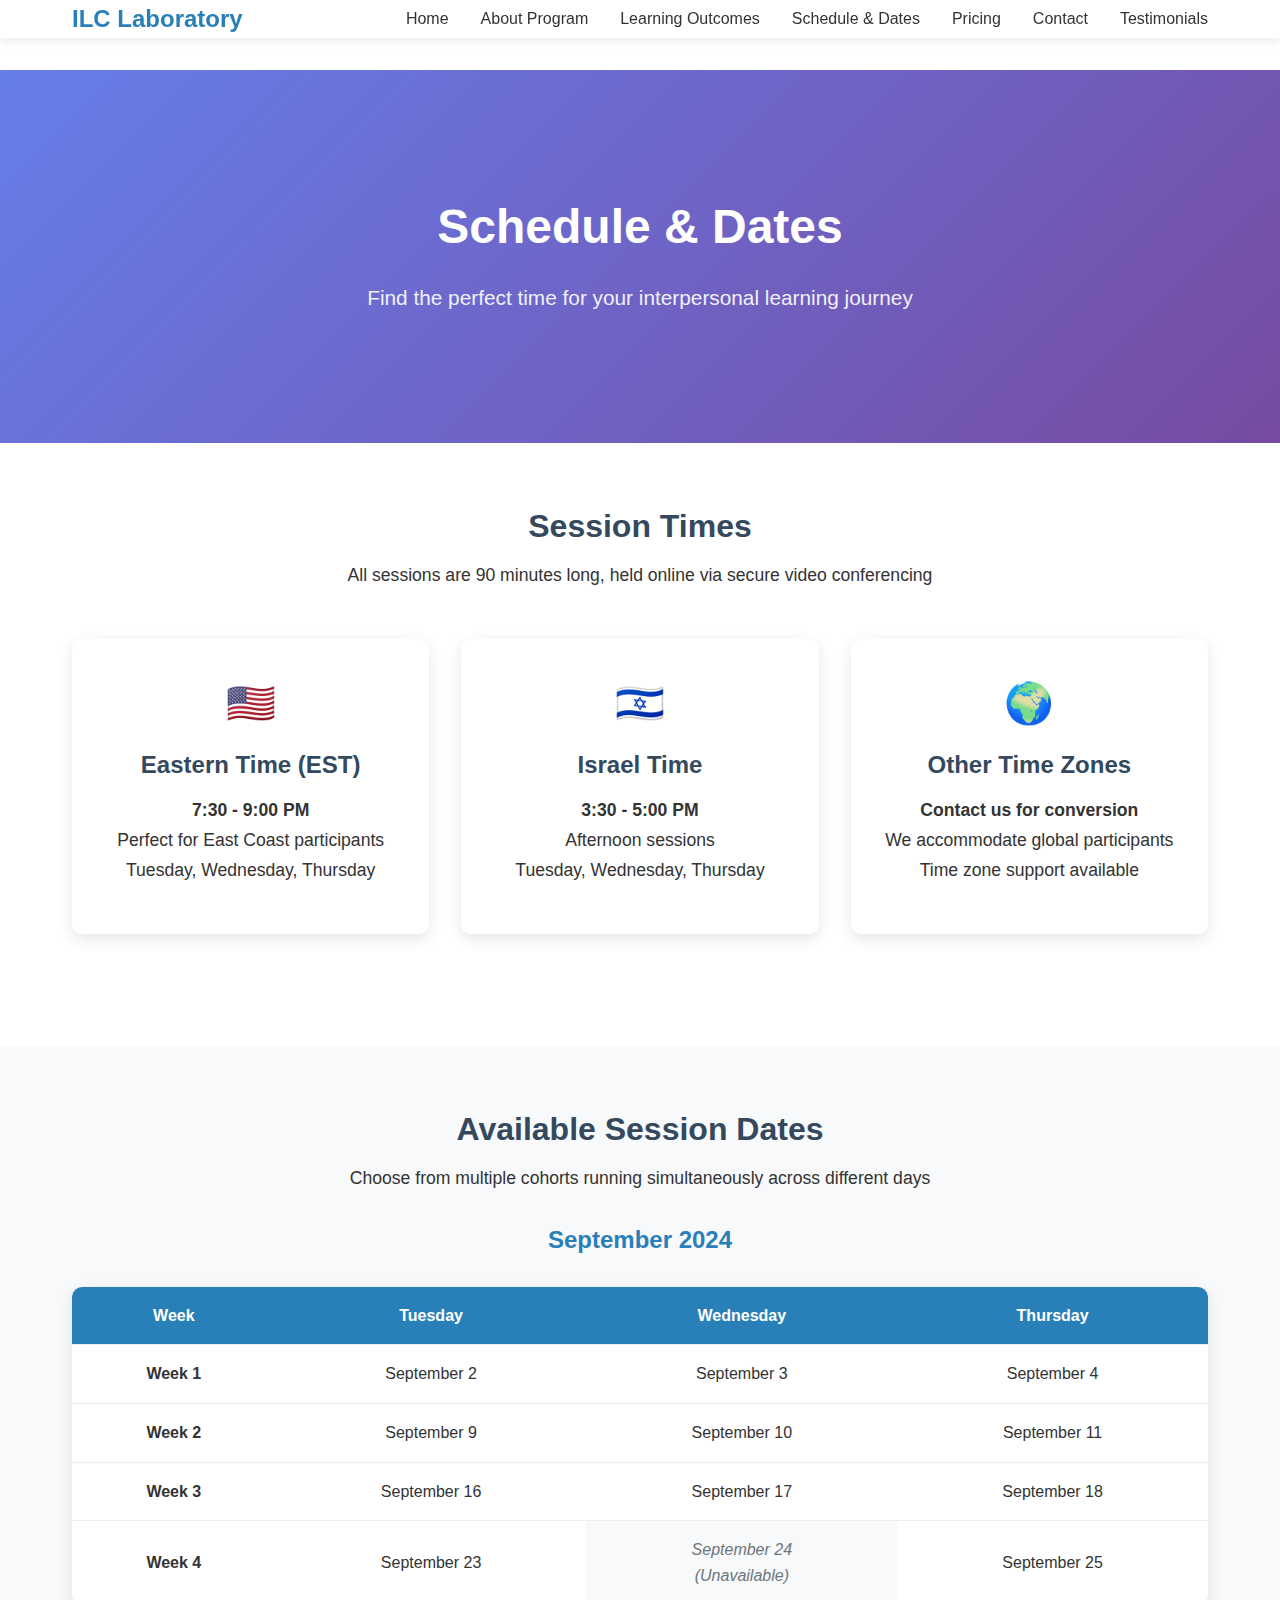
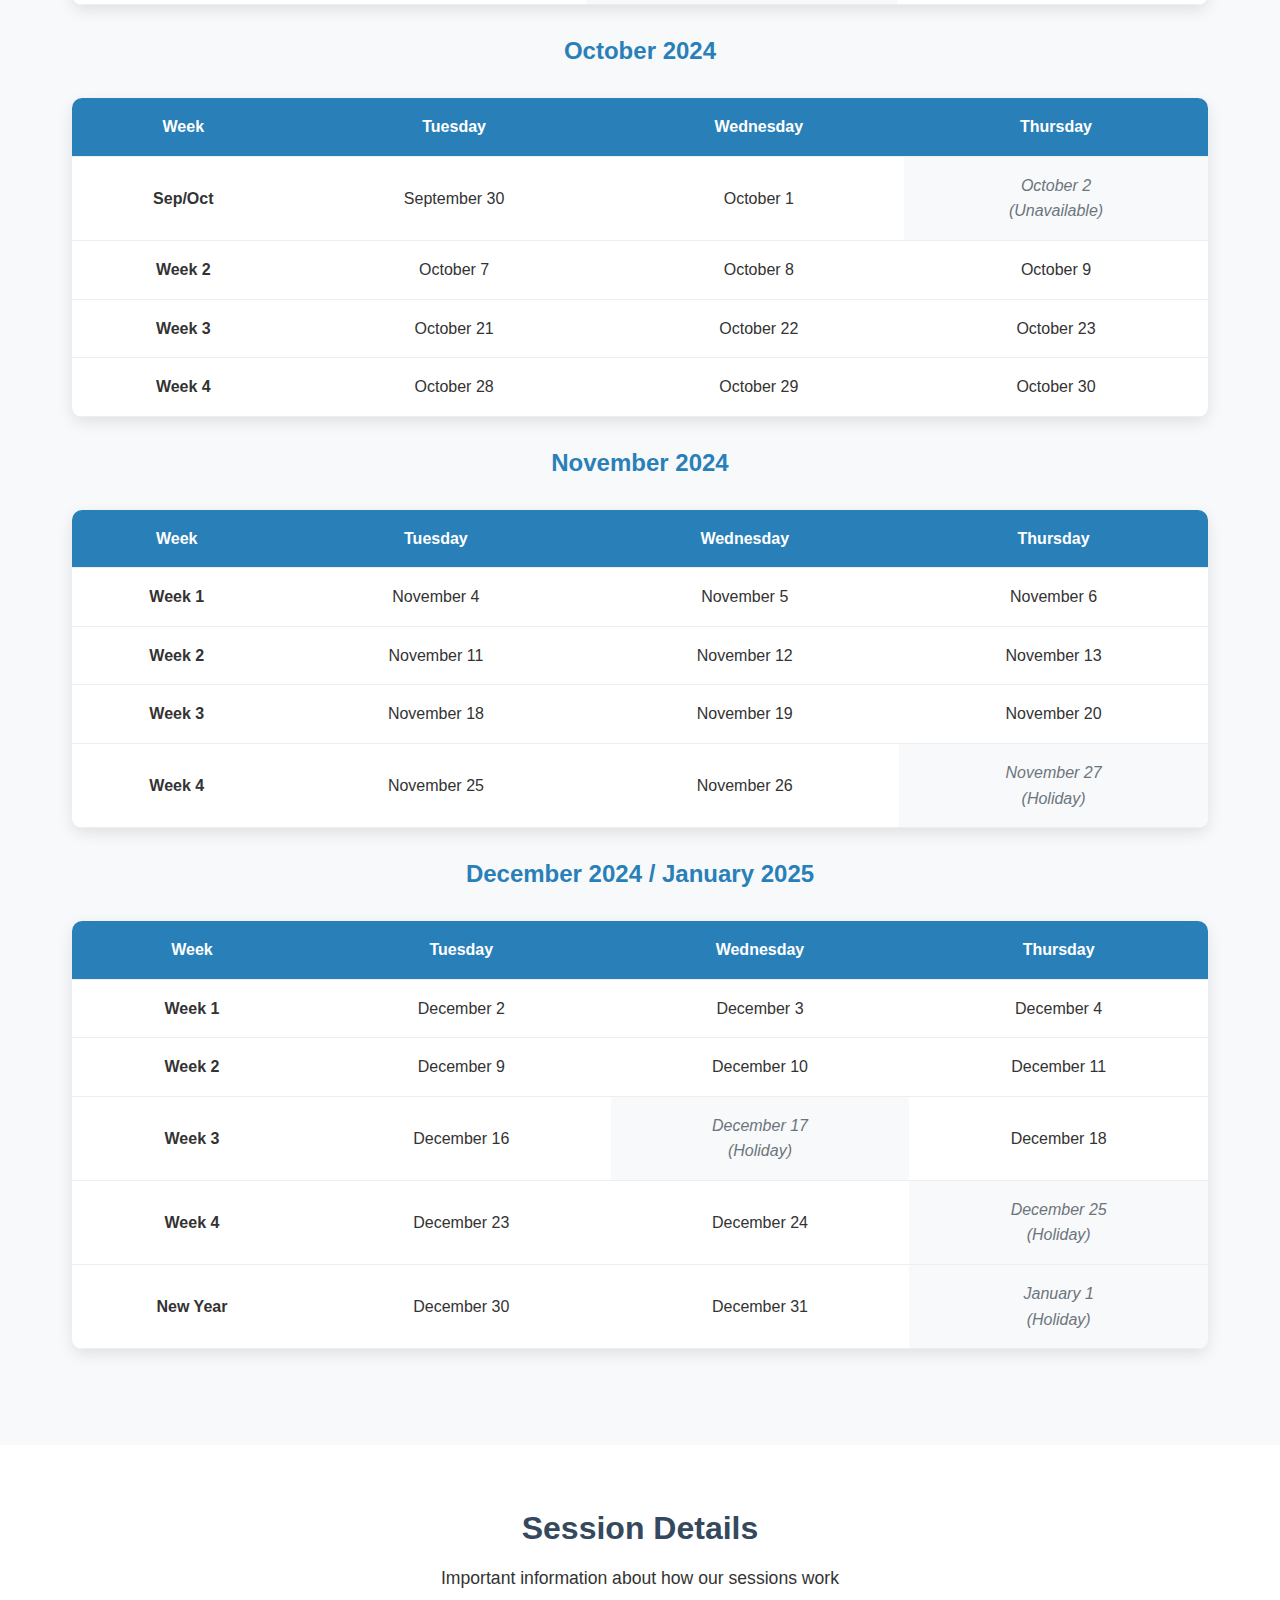
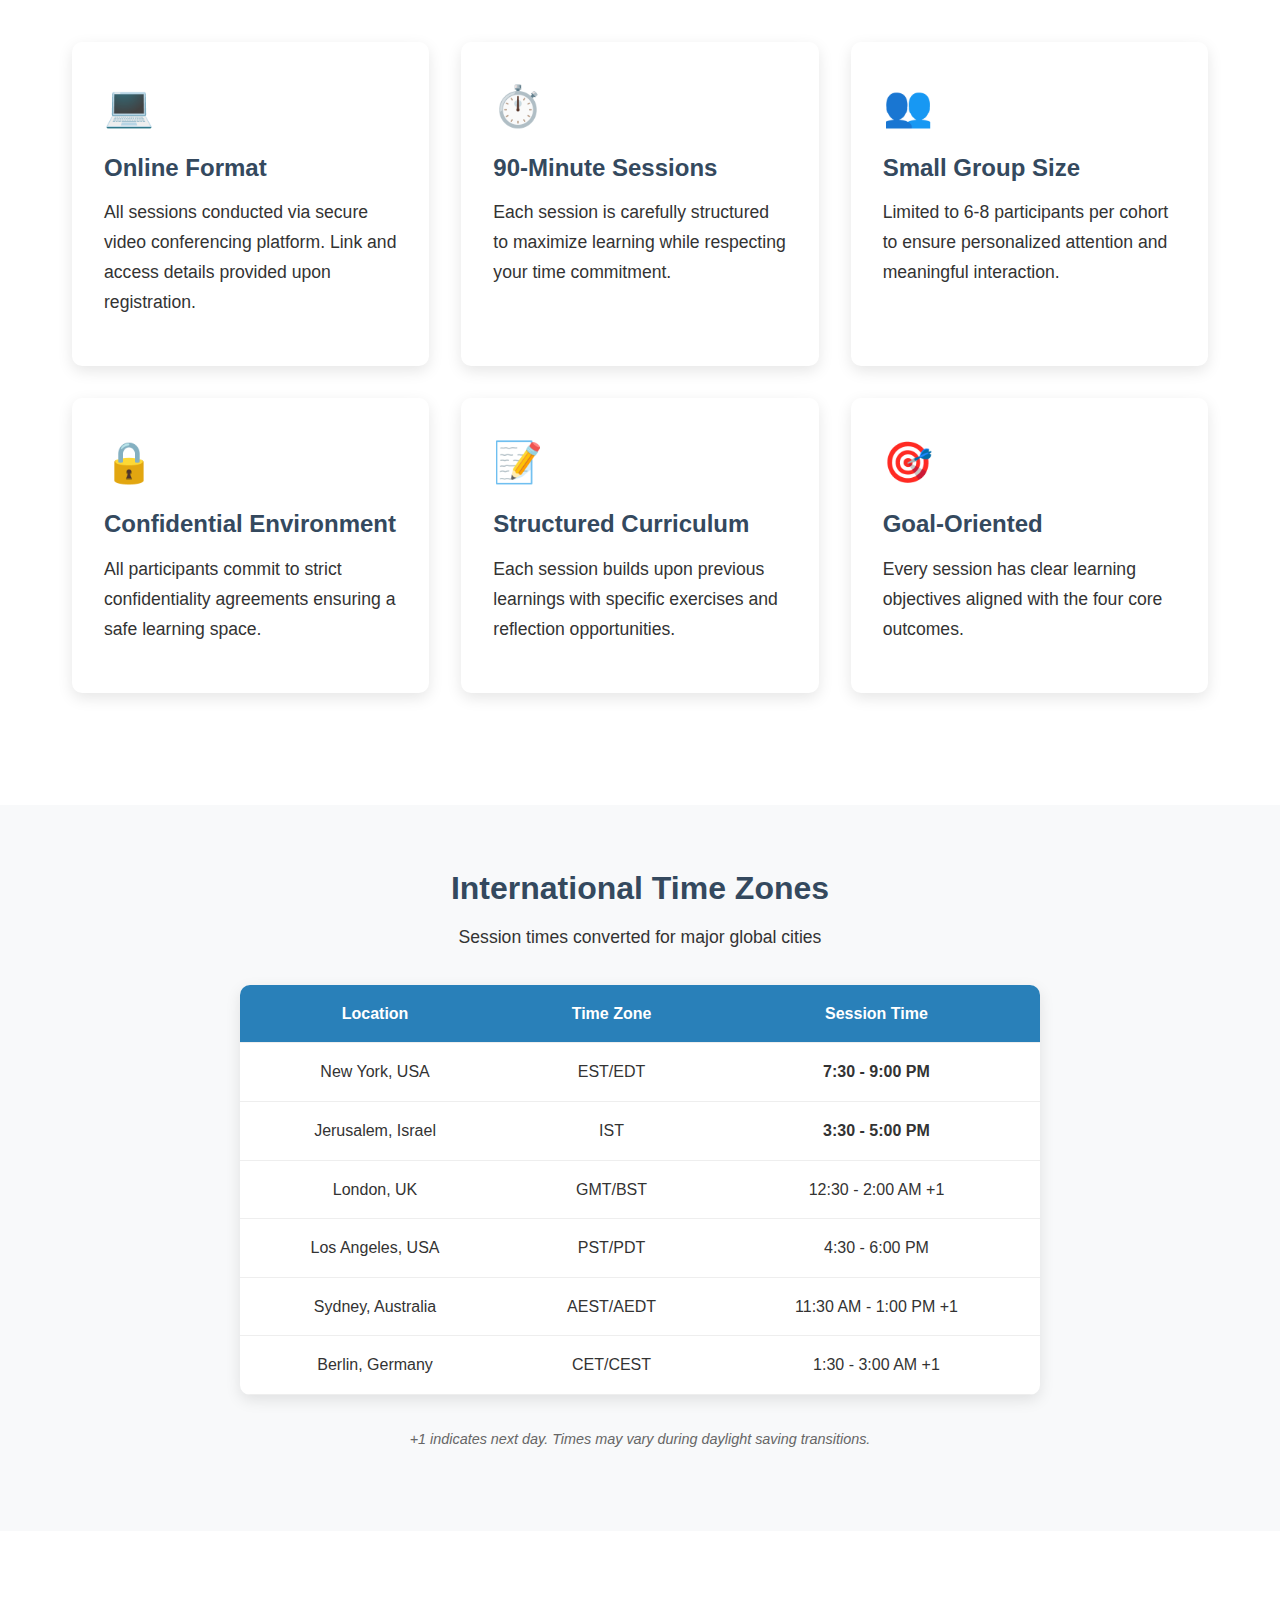
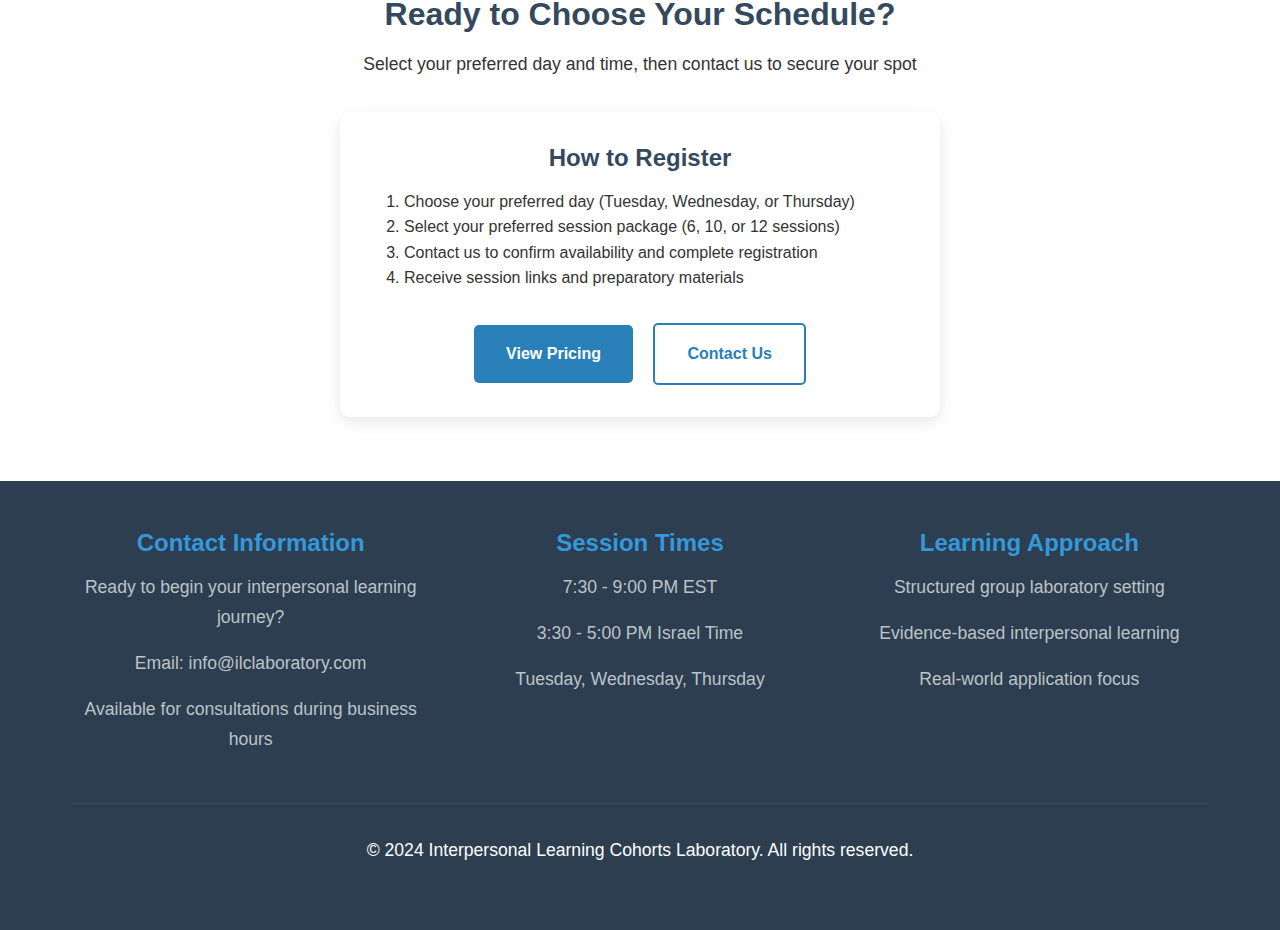
<file: schedule.html>
<!DOCTYPE html>
<html lang="en">
<head>
    <meta charset="UTF-8">
    <meta name="viewport" content="width=device-width, initial-scale=1.0">
    <title>Schedule & Dates - Interpersonal Learning Cohorts Laboratory</title>
    <meta name="description" content="View our complete schedule of interpersonal learning cohort sessions. Multiple time slots available Tuesday through Thursday.">
    <link rel="stylesheet" href="css/styles.css">
</head>
<body>
    <!-- Header Navigation -->
    <header>
        <nav class="container">
            <a href="index.html" class="logo">ILC Laboratory</a>
            <ul class="nav-links">
                <li><a href="index.html">Home</a></li>
                <li><a href="about.html">About Program</a></li>
                <li><a href="outcomes.html">Learning Outcomes</a></li>
                <li><a href="schedule.html">Schedule & Dates</a></li>
                <li><a href="pricing.html">Pricing</a></li>
                <li><a href="contact.html">Contact</a></li>
                <li><a href="testimonials.html">Testimonials</a></li>
            </ul>
        </nav>
    </header>

    <!-- Hero Section -->
    <section class="hero">
        <div class="container">
            <h1 class="fade-in">Schedule & Dates</h1>
            <p class="fade-in">Find the perfect time for your interpersonal learning journey</p>
        </div>
    </section>

    <!-- Session Times Overview -->
    <section class="section">
        <div class="container">
            <div class="text-center mb-4">
                <h2>Session Times</h2>
                <p>All sessions are 90 minutes long, held online via secure video conferencing</p>
            </div>

            <div class="card-grid">
                <div class="card text-center">
                    <div class="card-icon">🇺🇸</div>
                    <h3>Eastern Time (EST)</h3>
                    <p><strong>7:30 - 9:00 PM</strong><br>
                    Perfect for East Coast participants<br>
                    Tuesday, Wednesday, Thursday</p>
                </div>

                <div class="card text-center">
                    <div class="card-icon">🇮🇱</div>
                    <h3>Israel Time</h3>
                    <p><strong>3:30 - 5:00 PM</strong><br>
                    Afternoon sessions<br>
                    Tuesday, Wednesday, Thursday</p>
                </div>

                <div class="card text-center">
                    <div class="card-icon">🌍</div>
                    <h3>Other Time Zones</h3>
                    <p><strong>Contact us for conversion</strong><br>
                    We accommodate global participants<br>
                    Time zone support available</p>
                </div>
            </div>
        </div>
    </section>

    <!-- Schedule Calendar -->
    <section class="section section-alt">
        <div class="container">
            <div class="text-center mb-4">
                <h2>Available Session Dates</h2>
                <p>Choose from multiple cohorts running simultaneously across different days</p>
            </div>

            <!-- September Schedule -->
            <div class="mb-4">
                <h3 style="text-align: center; color: #2980b9; margin-bottom: 2rem;">September 2024</h3>
                <table class="schedule-table">
                    <thead>
                        <tr>
                            <th>Week</th>
                            <th>Tuesday</th>
                            <th>Wednesday</th>
                            <th>Thursday</th>
                        </tr>
                    </thead>
                    <tbody>
                        <tr>
                            <td><strong>Week 1</strong></td>
                            <td>September 2</td>
                            <td>September 3</td>
                            <td>September 4</td>
                        </tr>
                        <tr>
                            <td><strong>Week 2</strong></td>
                            <td>September 9</td>
                            <td>September 10</td>
                            <td>September 11</td>
                        </tr>
                        <tr>
                            <td><strong>Week 3</strong></td>
                            <td>September 16</td>
                            <td>September 17</td>
                            <td>September 18</td>
                        </tr>
                        <tr>
                            <td><strong>Week 4</strong></td>
                            <td>September 23</td>
                            <td class="unavailable">September 24<br>(Unavailable)</td>
                            <td>September 25</td>
                        </tr>
                    </tbody>
                </table>
            </div>

            <!-- October Schedule -->
            <div class="mb-4">
                <h3 style="text-align: center; color: #2980b9; margin-bottom: 2rem;">October 2024</h3>
                <table class="schedule-table">
                    <thead>
                        <tr>
                            <th>Week</th>
                            <th>Tuesday</th>
                            <th>Wednesday</th>
                            <th>Thursday</th>
                        </tr>
                    </thead>
                    <tbody>
                        <tr>
                            <td><strong>Sep/Oct</strong></td>
                            <td>September 30</td>
                            <td>October 1</td>
                            <td class="unavailable">October 2<br>(Unavailable)</td>
                        </tr>
                        <tr>
                            <td><strong>Week 2</strong></td>
                            <td>October 7</td>
                            <td>October 8</td>
                            <td>October 9</td>
                        </tr>
                        <tr>
                            <td><strong>Week 3</strong></td>
                            <td>October 21</td>
                            <td>October 22</td>
                            <td>October 23</td>
                        </tr>
                        <tr>
                            <td><strong>Week 4</strong></td>
                            <td>October 28</td>
                            <td>October 29</td>
                            <td>October 30</td>
                        </tr>
                    </tbody>
                </table>
            </div>

            <!-- November Schedule -->
            <div class="mb-4">
                <h3 style="text-align: center; color: #2980b9; margin-bottom: 2rem;">November 2024</h3>
                <table class="schedule-table">
                    <thead>
                        <tr>
                            <th>Week</th>
                            <th>Tuesday</th>
                            <th>Wednesday</th>
                            <th>Thursday</th>
                        </tr>
                    </thead>
                    <tbody>
                        <tr>
                            <td><strong>Week 1</strong></td>
                            <td>November 4</td>
                            <td>November 5</td>
                            <td>November 6</td>
                        </tr>
                        <tr>
                            <td><strong>Week 2</strong></td>
                            <td>November 11</td>
                            <td>November 12</td>
                            <td>November 13</td>
                        </tr>
                        <tr>
                            <td><strong>Week 3</strong></td>
                            <td>November 18</td>
                            <td>November 19</td>
                            <td>November 20</td>
                        </tr>
                        <tr>
                            <td><strong>Week 4</strong></td>
                            <td>November 25</td>
                            <td>November 26</td>
                            <td class="unavailable">November 27<br>(Holiday)</td>
                        </tr>
                    </tbody>
                </table>
            </div>

            <!-- December Schedule -->
            <div class="mb-4">
                <h3 style="text-align: center; color: #2980b9; margin-bottom: 2rem;">December 2024 / January 2025</h3>
                <table class="schedule-table">
                    <thead>
                        <tr>
                            <th>Week</th>
                            <th>Tuesday</th>
                            <th>Wednesday</th>
                            <th>Thursday</th>
                        </tr>
                    </thead>
                    <tbody>
                        <tr>
                            <td><strong>Week 1</strong></td>
                            <td>December 2</td>
                            <td>December 3</td>
                            <td>December 4</td>
                        </tr>
                        <tr>
                            <td><strong>Week 2</strong></td>
                            <td>December 9</td>
                            <td>December 10</td>
                            <td>December 11</td>
                        </tr>
                        <tr>
                            <td><strong>Week 3</strong></td>
                            <td>December 16</td>
                            <td class="unavailable">December 17<br>(Holiday)</td>
                            <td>December 18</td>
                        </tr>
                        <tr>
                            <td><strong>Week 4</strong></td>
                            <td>December 23</td>
                            <td>December 24</td>
                            <td class="unavailable">December 25<br>(Holiday)</td>
                        </tr>
                        <tr>
                            <td><strong>New Year</strong></td>
                            <td>December 30</td>
                            <td>December 31</td>
                            <td class="unavailable">January 1<br>(Holiday)</td>
                        </tr>
                    </tbody>
                </table>
            </div>
        </div>
    </section>

    <!-- Session Information -->
    <section class="section">
        <div class="container">
            <div class="text-center mb-4">
                <h2>Session Details</h2>
                <p>Important information about how our sessions work</p>
            </div>

            <div class="card-grid">
                <div class="card">
                    <div class="card-icon">💻</div>
                    <h3>Online Format</h3>
                    <p>All sessions conducted via secure video conferencing platform. Link and access details provided upon registration.</p>
                </div>

                <div class="card">
                    <div class="card-icon">⏱️</div>
                    <h3>90-Minute Sessions</h3>
                    <p>Each session is carefully structured to maximize learning while respecting your time commitment.</p>
                </div>

                <div class="card">
                    <div class="card-icon">👥</div>
                    <h3>Small Group Size</h3>
                    <p>Limited to 6-8 participants per cohort to ensure personalized attention and meaningful interaction.</p>
                </div>

                <div class="card">
                    <div class="card-icon">🔒</div>
                    <h3>Confidential Environment</h3>
                    <p>All participants commit to strict confidentiality agreements ensuring a safe learning space.</p>
                </div>

                <div class="card">
                    <div class="card-icon">📝</div>
                    <h3>Structured Curriculum</h3>
                    <p>Each session builds upon previous learnings with specific exercises and reflection opportunities.</p>
                </div>

                <div class="card">
                    <div class="card-icon">🎯</div>
                    <h3>Goal-Oriented</h3>
                    <p>Every session has clear learning objectives aligned with the four core outcomes.</p>
                </div>
            </div>
        </div>
    </section>

    <!-- Time Zone Converter -->
    <section class="section section-alt">
        <div class="container">
            <div class="text-center mb-4">
                <h2>International Time Zones</h2>
                <p>Session times converted for major global cities</p>
            </div>

            <div style="max-width: 800px; margin: 0 auto;">
                <table class="schedule-table">
                    <thead>
                        <tr>
                            <th>Location</th>
                            <th>Time Zone</th>
                            <th>Session Time</th>
                        </tr>
                    </thead>
                    <tbody>
                        <tr>
                            <td>New York, USA</td>
                            <td>EST/EDT</td>
                            <td><strong>7:30 - 9:00 PM</strong></td>
                        </tr>
                        <tr>
                            <td>Jerusalem, Israel</td>
                            <td>IST</td>
                            <td><strong>3:30 - 5:00 PM</strong></td>
                        </tr>
                        <tr>
                            <td>London, UK</td>
                            <td>GMT/BST</td>
                            <td>12:30 - 2:00 AM +1</td>
                        </tr>
                        <tr>
                            <td>Los Angeles, USA</td>
                            <td>PST/PDT</td>
                            <td>4:30 - 6:00 PM</td>
                        </tr>
                        <tr>
                            <td>Sydney, Australia</td>
                            <td>AEST/AEDT</td>
                            <td>11:30 AM - 1:00 PM +1</td>
                        </tr>
                        <tr>
                            <td>Berlin, Germany</td>
                            <td>CET/CEST</td>
                            <td>1:30 - 3:00 AM +1</td>
                        </tr>
                    </tbody>
                </table>
                <p style="text-align: center; margin-top: 1rem; color: #666; font-size: 0.9rem;">
                    <em>+1 indicates next day. Times may vary during daylight saving transitions.</em>
                </p>
            </div>
        </div>
    </section>

    <!-- Registration Information -->
    <section class="section">
        <div class="container">
            <div class="text-center mb-4">
                <h2>Ready to Choose Your Schedule?</h2>
                <p>Select your preferred day and time, then contact us to secure your spot</p>
            </div>

            <div style="max-width: 600px; margin: 0 auto; text-align: center;">
                <div class="card">
                    <h3>How to Register</h3>
                    <ol style="text-align: left; margin: 1rem 0; padding-left: 2rem;">
                        <li>Choose your preferred day (Tuesday, Wednesday, or Thursday)</li>
                        <li>Select your preferred session package (6, 10, or 12 sessions)</li>
                        <li>Contact us to confirm availability and complete registration</li>
                        <li>Receive session links and preparatory materials</li>
                    </ol>
                    <div style="margin-top: 2rem;">
                        <a href="pricing.html" class="btn btn-primary">View Pricing</a>
                        <a href="contact.html" class="btn btn-secondary" style="margin-left: 1rem;">Contact Us</a>
                    </div>
                </div>
            </div>
        </div>
    </section>

    <!-- Footer -->
    <footer>
        <div class="container">
            <div class="footer-content">
                <div class="footer-section">
                    <h3>Contact Information</h3>
                    <p>Ready to begin your interpersonal learning journey?</p>
                    <p>Email: info@ilclaboratory.com</p>
                    <p>Available for consultations during business hours</p>
                </div>

                <div class="footer-section">
                    <h3>Session Times</h3>
                    <p>7:30 - 9:00 PM EST</p>
                    <p>3:30 - 5:00 PM Israel Time</p>
                    <p>Tuesday, Wednesday, Thursday</p>
                </div>

                <div class="footer-section">
                    <h3>Learning Approach</h3>
                    <p>Structured group laboratory setting</p>
                    <p>Evidence-based interpersonal learning</p>
                    <p>Real-world application focus</p>
                </div>
            </div>

            <div class="footer-bottom">
                <p>&copy; 2024 Interpersonal Learning Cohorts Laboratory. All rights reserved.</p>
            </div>
        </div>
    </footer>

    <script src="js/main.js"></script>
</body>
</html>
</file>
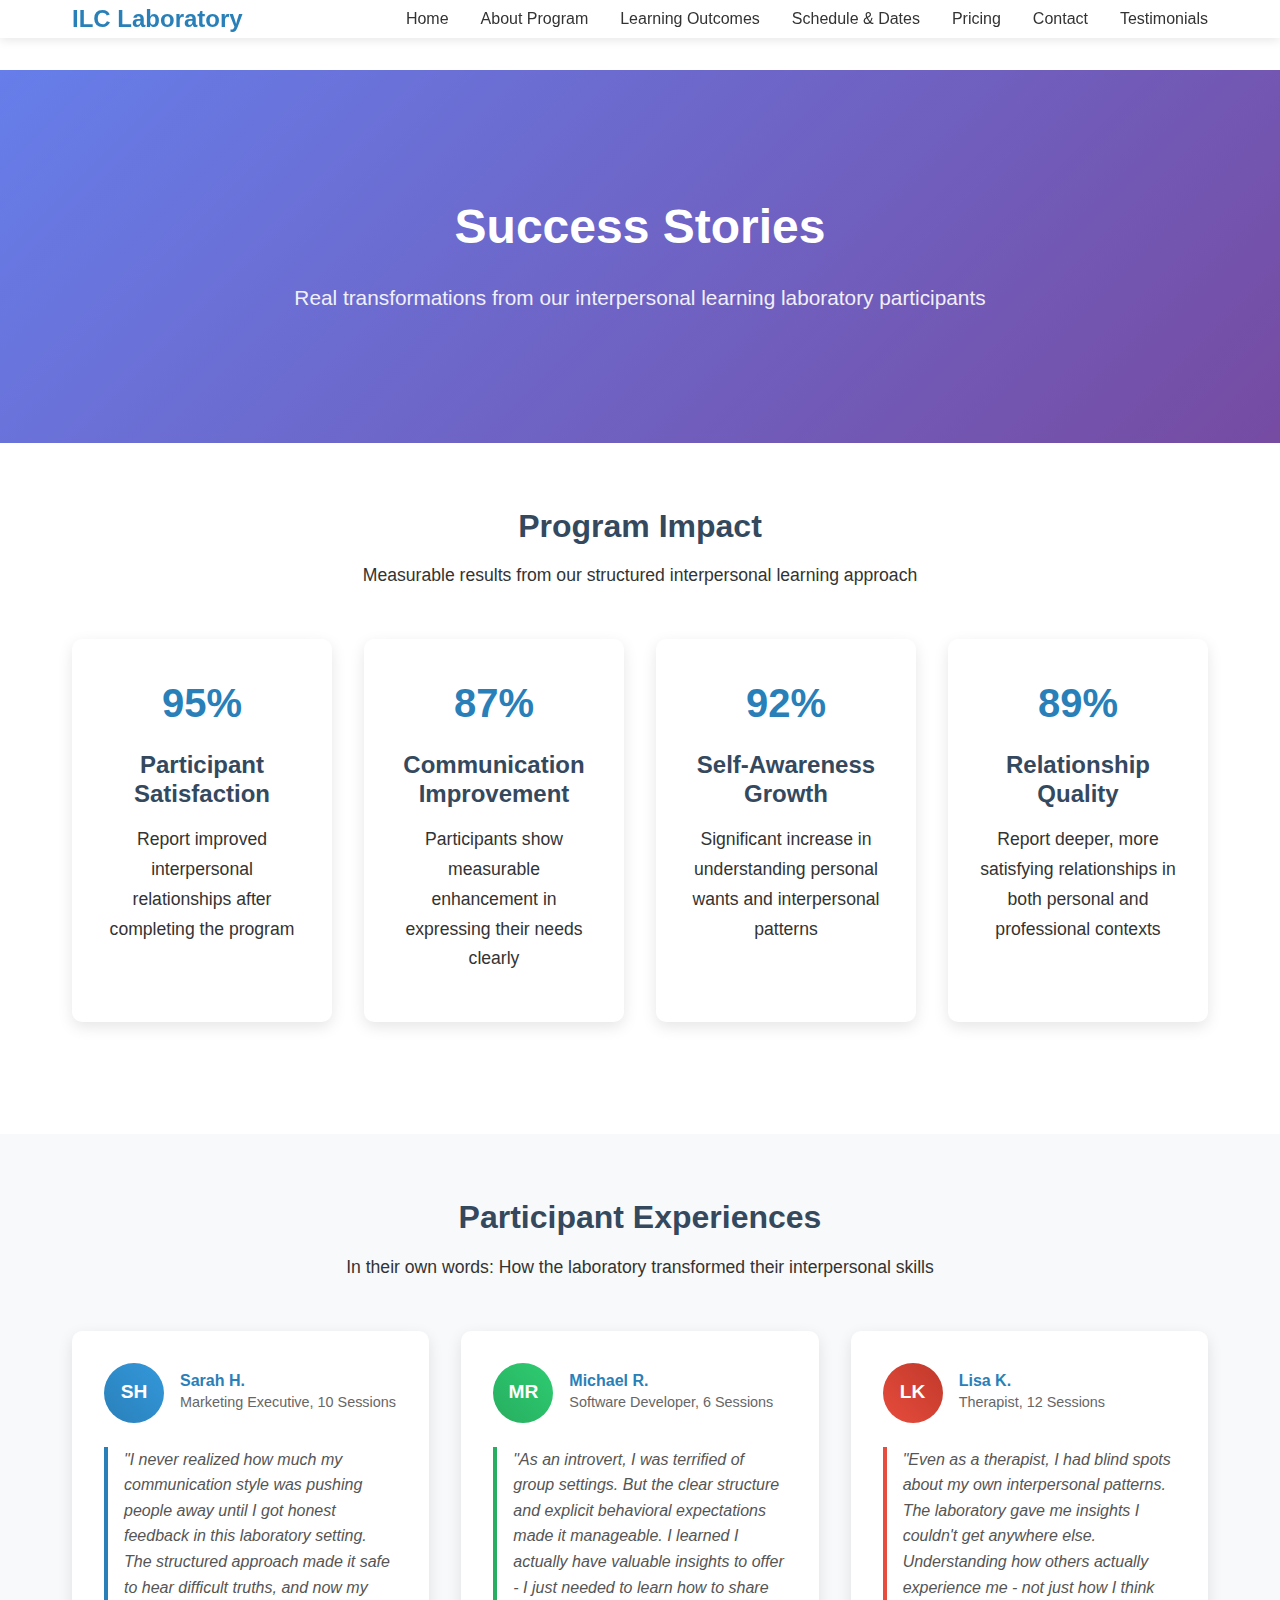
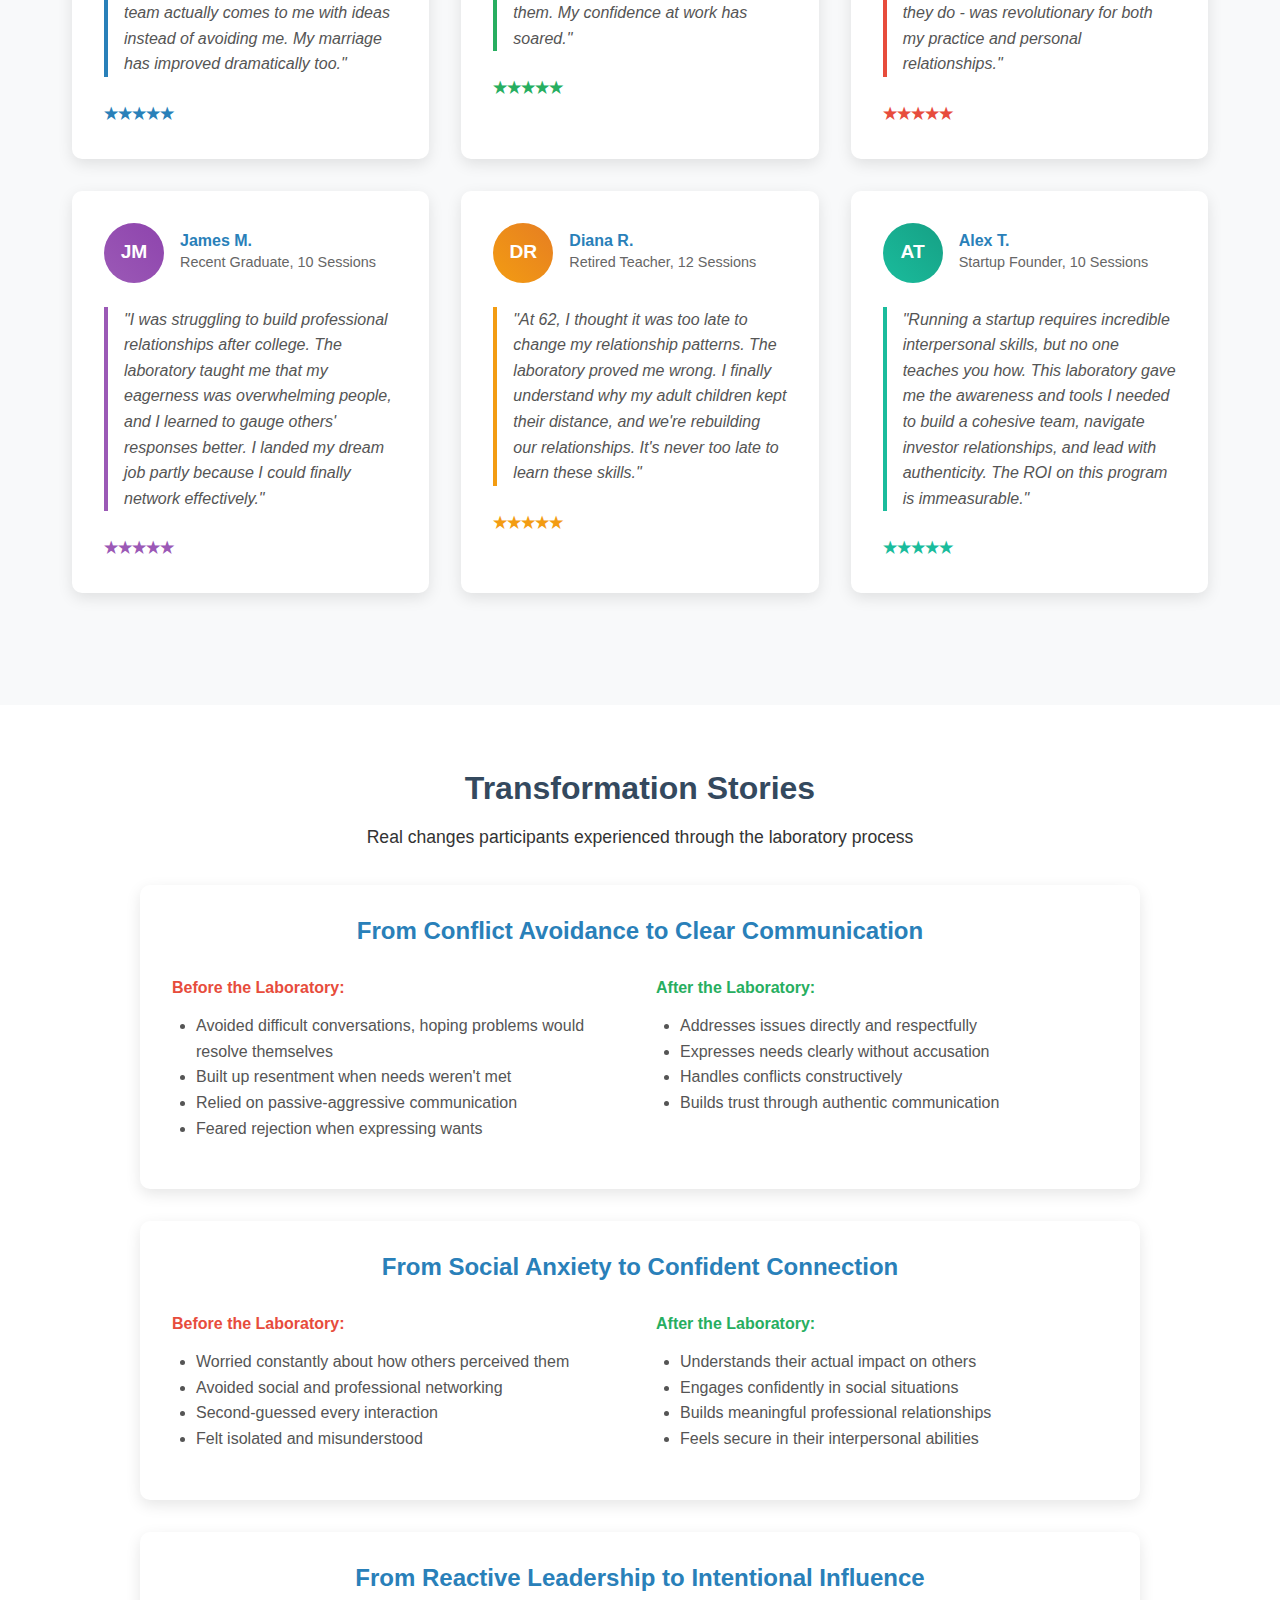
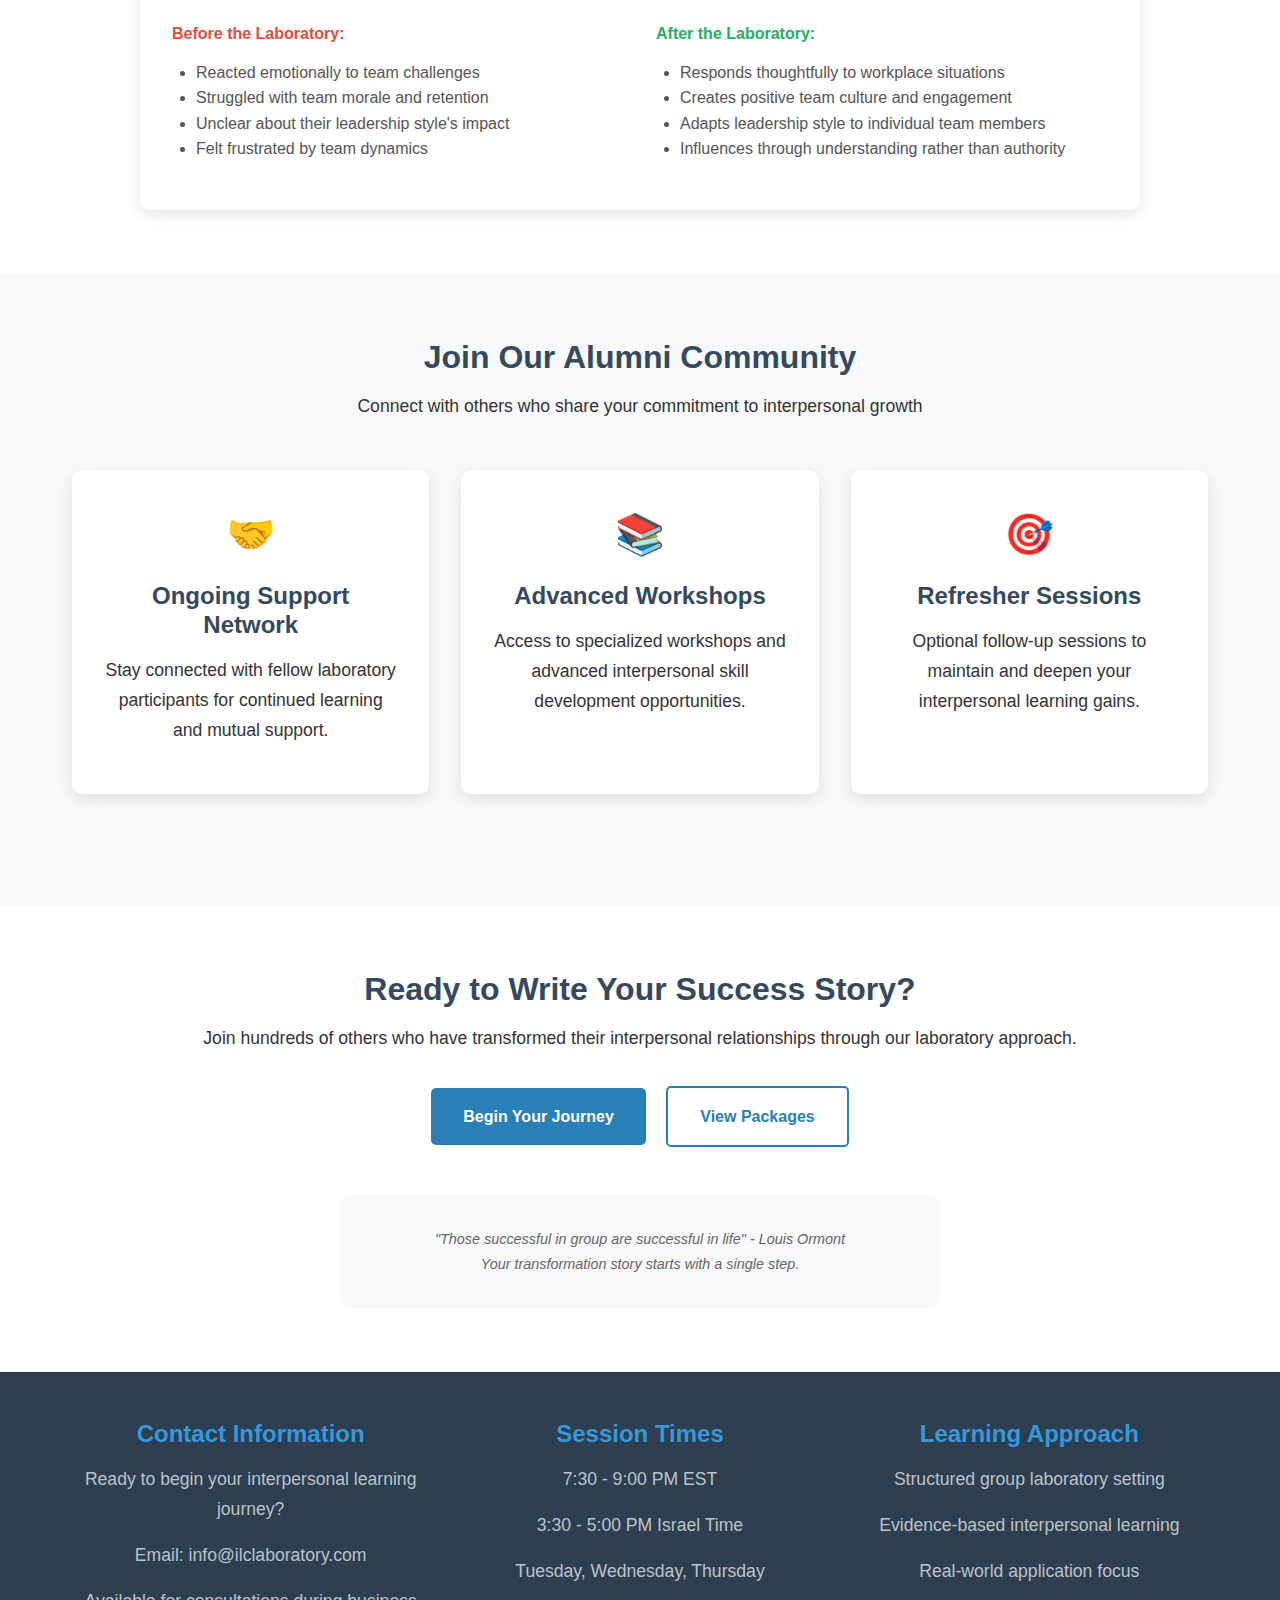
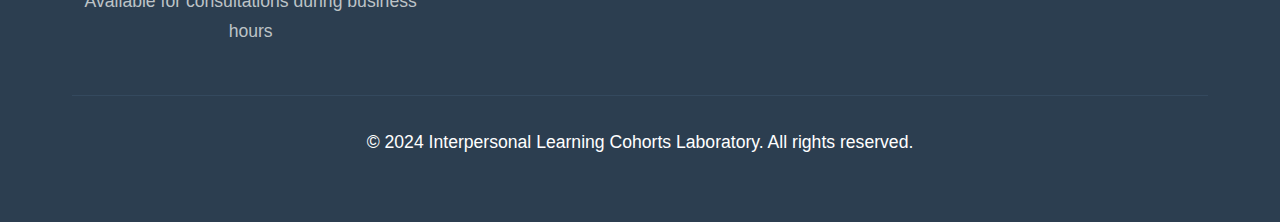
<file: testimonials.html>
<!DOCTYPE html>
<html lang="en">
<head>
    <meta charset="UTF-8">
    <meta name="viewport" content="width=device-width, initial-scale=1.0">
    <title>Testimonials - Interpersonal Learning Cohorts Laboratory</title>
    <meta name="description" content="Read testimonials from participants who have transformed their interpersonal relationships through our laboratory learning approach.">
    <link rel="stylesheet" href="css/styles.css">
</head>
<body>
    <!-- Header Navigation -->
    <header>
        <nav class="container">
            <a href="index.html" class="logo">ILC Laboratory</a>
            <ul class="nav-links">
                <li><a href="index.html">Home</a></li>
                <li><a href="about.html">About Program</a></li>
                <li><a href="outcomes.html">Learning Outcomes</a></li>
                <li><a href="schedule.html">Schedule & Dates</a></li>
                <li><a href="pricing.html">Pricing</a></li>
                <li><a href="contact.html">Contact</a></li>
                <li><a href="testimonials.html">Testimonials</a></li>
            </ul>
        </nav>
    </header>

    <!-- Hero Section -->
    <section class="hero">
        <div class="container">
            <h1 class="fade-in">Success Stories</h1>
            <p class="fade-in">Real transformations from our interpersonal learning laboratory participants</p>
        </div>
    </section>

    <!-- Success Metrics -->
    <section class="section">
        <div class="container">
            <div class="text-center mb-4">
                <h2>Program Impact</h2>
                <p>Measurable results from our structured interpersonal learning approach</p>
            </div>

            <div class="outcomes-grid">
                <div class="outcome-card">
                    <div style="font-size: 2.5rem; color: #2980b9; font-weight: bold; margin-bottom: 1rem;">95%</div>
                    <h3>Participant Satisfaction</h3>
                    <p>Report improved interpersonal relationships after completing the program</p>
                </div>

                <div class="outcome-card">
                    <div style="font-size: 2.5rem; color: #2980b9; font-weight: bold; margin-bottom: 1rem;">87%</div>
                    <h3>Communication Improvement</h3>
                    <p>Participants show measurable enhancement in expressing their needs clearly</p>
                </div>

                <div class="outcome-card">
                    <div style="font-size: 2.5rem; color: #2980b9; font-weight: bold; margin-bottom: 1rem;">92%</div>
                    <h3>Self-Awareness Growth</h3>
                    <p>Significant increase in understanding personal wants and interpersonal patterns</p>
                </div>

                <div class="outcome-card">
                    <div style="font-size: 2.5rem; color: #2980b9; font-weight: bold; margin-bottom: 1rem;">89%</div>
                    <h3>Relationship Quality</h3>
                    <p>Report deeper, more satisfying relationships in both personal and professional contexts</p>
                </div>
            </div>
        </div>
    </section>

    <!-- Featured Testimonials -->
    <section class="section section-alt">
        <div class="container">
            <div class="text-center mb-4">
                <h2>Participant Experiences</h2>
                <p>In their own words: How the laboratory transformed their interpersonal skills</p>
            </div>

            <div class="card-grid">
                <div class="card">
                    <div style="display: flex; align-items: center; margin-bottom: 1rem;">
                        <div style="width: 60px; height: 60px; border-radius: 50%; background: linear-gradient(45deg, #2980b9, #3498db); display: flex; align-items: center; justify-content: center; color: white; font-weight: bold; font-size: 1.2rem; margin-right: 1rem;">SH</div>
                        <div>
                            <h4 style="margin: 0; color: #2980b9;">Sarah H.</h4>
                            <p style="margin: 0; color: #666; font-size: 0.9rem;">Marketing Executive, 10 Sessions</p>
                        </div>
                    </div>
                    <blockquote style="font-style: italic; color: #555; margin: 1.5rem 0; border-left: 4px solid #2980b9; padding-left: 1rem;">
                        "I never realized how much my communication style was pushing people away until I got honest feedback in this laboratory setting. The structured approach made it safe to hear difficult truths, and now my team actually comes to me with ideas instead of avoiding me. My marriage has improved dramatically too."
                    </blockquote>
                    <div style="color: #2980b9; font-weight: bold;">★★★★★</div>
                </div>

                <div class="card">
                    <div style="display: flex; align-items: center; margin-bottom: 1rem;">
                        <div style="width: 60px; height: 60px; border-radius: 50%; background: linear-gradient(45deg, #27ae60, #2ecc71); display: flex; align-items: center; justify-content: center; color: white; font-weight: bold; font-size: 1.2rem; margin-right: 1rem;">MR</div>
                        <div>
                            <h4 style="margin: 0; color: #2980b9;">Michael R.</h4>
                            <p style="margin: 0; color: #666; font-size: 0.9rem;">Software Developer, 6 Sessions</p>
                        </div>
                    </div>
                    <blockquote style="font-style: italic; color: #555; margin: 1.5rem 0; border-left: 4px solid #27ae60; padding-left: 1rem;">
                        "As an introvert, I was terrified of group settings. But the clear structure and explicit behavioral expectations made it manageable. I learned I actually have valuable insights to offer - I just needed to learn how to share them. My confidence at work has soared."
                    </blockquote>
                    <div style="color: #27ae60; font-weight: bold;">★★★★★</div>
                </div>

                <div class="card">
                    <div style="display: flex; align-items: center; margin-bottom: 1rem;">
                        <div style="width: 60px; height: 60px; border-radius: 50%; background: linear-gradient(45deg, #e74c3c, #c0392b); display: flex; align-items: center; justify-content: center; color: white; font-weight: bold; font-size: 1.2rem; margin-right: 1rem;">LK</div>
                        <div>
                            <h4 style="margin: 0; color: #2980b9;">Lisa K.</h4>
                            <p style="margin: 0; color: #666; font-size: 0.9rem;">Therapist, 12 Sessions</p>
                        </div>
                    </div>
                    <blockquote style="font-style: italic; color: #555; margin: 1.5rem 0; border-left: 4px solid #e74c3c; padding-left: 1rem;">
                        "Even as a therapist, I had blind spots about my own interpersonal patterns. The laboratory gave me insights I couldn't get anywhere else. Understanding how others actually experience me - not just how I think they do - was revolutionary for both my practice and personal relationships."
                    </blockquote>
                    <div style="color: #e74c3c; font-weight: bold;">★★★★★</div>
                </div>

                <div class="card">
                    <div style="display: flex; align-items: center; margin-bottom: 1rem;">
                        <div style="width: 60px; height: 60px; border-radius: 50%; background: linear-gradient(45deg, #9b59b6, #8e44ad); display: flex; align-items: center; justify-content: center; color: white; font-weight: bold; font-size: 1.2rem; margin-right: 1rem;">JM</div>
                        <div>
                            <h4 style="margin: 0; color: #2980b9;">James M.</h4>
                            <p style="margin: 0; color: #666; font-size: 0.9rem;">Recent Graduate, 10 Sessions</p>
                        </div>
                    </div>
                    <blockquote style="font-style: italic; color: #555; margin: 1.5rem 0; border-left: 4px solid #9b59b6; padding-left: 1rem;">
                        "I was struggling to build professional relationships after college. The laboratory taught me that my eagerness was overwhelming people, and I learned to gauge others' responses better. I landed my dream job partly because I could finally network effectively."
                    </blockquote>
                    <div style="color: #9b59b6; font-weight: bold;">★★★★★</div>
                </div>

                <div class="card">
                    <div style="display: flex; align-items: center; margin-bottom: 1rem;">
                        <div style="width: 60px; height: 60px; border-radius: 50%; background: linear-gradient(45deg, #f39c12, #e67e22); display: flex; align-items: center; justify-content: center; color: white; font-weight: bold; font-size: 1.2rem; margin-right: 1rem;">DR</div>
                        <div>
                            <h4 style="margin: 0; color: #2980b9;">Diana R.</h4>
                            <p style="margin: 0; color: #666; font-size: 0.9rem;">Retired Teacher, 12 Sessions</p>
                        </div>
                    </div>
                    <blockquote style="font-style: italic; color: #555; margin: 1.5rem 0; border-left: 4px solid #f39c12; padding-left: 1rem;">
                        "At 62, I thought it was too late to change my relationship patterns. The laboratory proved me wrong. I finally understand why my adult children kept their distance, and we're rebuilding our relationships. It's never too late to learn these skills."
                    </blockquote>
                    <div style="color: #f39c12; font-weight: bold;">★★★★★</div>
                </div>

                <div class="card">
                    <div style="display: flex; align-items: center; margin-bottom: 1rem;">
                        <div style="width: 60px; height: 60px; border-radius: 50%; background: linear-gradient(45deg, #1abc9c, #16a085); display: flex; align-items: center; justify-content: center; color: white; font-weight: bold; font-size: 1.2rem; margin-right: 1rem;">AT</div>
                        <div>
                            <h4 style="margin: 0; color: #2980b9;">Alex T.</h4>
                            <p style="margin: 0; color: #666; font-size: 0.9rem;">Startup Founder, 10 Sessions</p>
                        </div>
                    </div>
                    <blockquote style="font-style: italic; color: #555; margin: 1.5rem 0; border-left: 4px solid #1abc9c; padding-left: 1rem;">
                        "Running a startup requires incredible interpersonal skills, but no one teaches you how. This laboratory gave me the awareness and tools I needed to build a cohesive team, navigate investor relationships, and lead with authenticity. The ROI on this program is immeasurable."
                    </blockquote>
                    <div style="color: #1abc9c; font-weight: bold;">★★★★★</div>
                </div>
            </div>
        </div>
    </section>

    <!-- Before and After -->
    <section class="section">
        <div class="container">
            <div class="text-center mb-4">
                <h2>Transformation Stories</h2>
                <p>Real changes participants experienced through the laboratory process</p>
            </div>

            <div style="max-width: 1000px; margin: 0 auto;">
                <div class="card">
                    <h3 style="color: #2980b9; text-align: center; margin-bottom: 2rem;">From Conflict Avoidance to Clear Communication</h3>
                    <div style="display: grid; grid-template-columns: 1fr 1fr; gap: 2rem;">
                        <div>
                            <h4 style="color: #e74c3c;">Before the Laboratory:</h4>
                            <ul style="margin: 1rem 0; padding-left: 1.5rem; color: #555;">
                                <li>Avoided difficult conversations, hoping problems would resolve themselves</li>
                                <li>Built up resentment when needs weren't met</li>
                                <li>Relied on passive-aggressive communication</li>
                                <li>Feared rejection when expressing wants</li>
                            </ul>
                        </div>
                        <div>
                            <h4 style="color: #27ae60;">After the Laboratory:</h4>
                            <ul style="margin: 1rem 0; padding-left: 1.5rem; color: #555;">
                                <li>Addresses issues directly and respectfully</li>
                                <li>Expresses needs clearly without accusation</li>
                                <li>Handles conflicts constructively</li>
                                <li>Builds trust through authentic communication</li>
                            </ul>
                        </div>
                    </div>
                </div>

                <div class="card" style="margin-top: 2rem;">
                    <h3 style="color: #2980b9; text-align: center; margin-bottom: 2rem;">From Social Anxiety to Confident Connection</h3>
                    <div style="display: grid; grid-template-columns: 1fr 1fr; gap: 2rem;">
                        <div>
                            <h4 style="color: #e74c3c;">Before the Laboratory:</h4>
                            <ul style="margin: 1rem 0; padding-left: 1.5rem; color: #555;">
                                <li>Worried constantly about how others perceived them</li>
                                <li>Avoided social and professional networking</li>
                                <li>Second-guessed every interaction</li>
                                <li>Felt isolated and misunderstood</li>
                            </ul>
                        </div>
                        <div>
                            <h4 style="color: #27ae60;">After the Laboratory:</h4>
                            <ul style="margin: 1rem 0; padding-left: 1.5rem; color: #555;">
                                <li>Understands their actual impact on others</li>
                                <li>Engages confidently in social situations</li>
                                <li>Builds meaningful professional relationships</li>
                                <li>Feels secure in their interpersonal abilities</li>
                            </ul>
                        </div>
                    </div>
                </div>

                <div class="card" style="margin-top: 2rem;">
                    <h3 style="color: #2980b9; text-align: center; margin-bottom: 2rem;">From Reactive Leadership to Intentional Influence</h3>
                    <div style="display: grid; grid-template-columns: 1fr 1fr; gap: 2rem;">
                        <div>
                            <h4 style="color: #e74c3c;">Before the Laboratory:</h4>
                            <ul style="margin: 1rem 0; padding-left: 1.5rem; color: #555;">
                                <li>Reacted emotionally to team challenges</li>
                                <li>Struggled with team morale and retention</li>
                                <li>Unclear about their leadership style's impact</li>
                                <li>Felt frustrated by team dynamics</li>
                            </ul>
                        </div>
                        <div>
                            <h4 style="color: #27ae60;">After the Laboratory:</h4>
                            <ul style="margin: 1rem 0; padding-left: 1.5rem; color: #555;">
                                <li>Responds thoughtfully to workplace situations</li>
                                <li>Creates positive team culture and engagement</li>
                                <li>Adapts leadership style to individual team members</li>
                                <li>Influences through understanding rather than authority</li>
                            </ul>
                        </div>
                    </div>
                </div>
            </div>
        </div>
    </section>

    <!-- Alumni Community -->
    <section class="section section-alt">
        <div class="container">
            <div class="text-center mb-4">
                <h2>Join Our Alumni Community</h2>
                <p>Connect with others who share your commitment to interpersonal growth</p>
            </div>

            <div class="card-grid">
                <div class="card text-center">
                    <div class="card-icon">🤝</div>
                    <h3>Ongoing Support Network</h3>
                    <p>Stay connected with fellow laboratory participants for continued learning and mutual support.</p>
                </div>

                <div class="card text-center">
                    <div class="card-icon">📚</div>
                    <h3>Advanced Workshops</h3>
                    <p>Access to specialized workshops and advanced interpersonal skill development opportunities.</p>
                </div>

                <div class="card text-center">
                    <div class="card-icon">🎯</div>
                    <h3>Refresher Sessions</h3>
                    <p>Optional follow-up sessions to maintain and deepen your interpersonal learning gains.</p>
                </div>
            </div>
        </div>
    </section>

    <!-- Call to Action -->
    <section class="section">
        <div class="container text-center">
            <h2>Ready to Write Your Success Story?</h2>
            <p class="mb-4">Join hundreds of others who have transformed their interpersonal relationships through our laboratory approach.</p>
            <a href="contact.html" class="btn btn-primary">Begin Your Journey</a>
            <a href="pricing.html" class="btn btn-secondary" style="margin-left: 1rem;">View Packages</a>
            
            <div style="margin-top: 3rem; padding: 2rem; background: #f8f9fa; border-radius: 10px; max-width: 600px; margin: 3rem auto 0;">
                <p style="margin: 0; color: #666; font-size: 0.9rem;">
                    <em>"Those successful in group are successful in life" - Louis Ormont<br>
                    Your transformation story starts with a single step.</em>
                </p>
            </div>
        </div>
    </section>

    <!-- Footer -->
    <footer>
        <div class="container">
            <div class="footer-content">
                <div class="footer-section">
                    <h3>Contact Information</h3>
                    <p>Ready to begin your interpersonal learning journey?</p>
                    <p>Email: info@ilclaboratory.com</p>
                    <p>Available for consultations during business hours</p>
                </div>

                <div class="footer-section">
                    <h3>Session Times</h3>
                    <p>7:30 - 9:00 PM EST</p>
                    <p>3:30 - 5:00 PM Israel Time</p>
                    <p>Tuesday, Wednesday, Thursday</p>
                </div>

                <div class="footer-section">
                    <h3>Learning Approach</h3>
                    <p>Structured group laboratory setting</p>
                    <p>Evidence-based interpersonal learning</p>
                    <p>Real-world application focus</p>
                </div>
            </div>

            <div class="footer-bottom">
                <p>&copy; 2024 Interpersonal Learning Cohorts Laboratory. All rights reserved.</p>
            </div>
        </div>
    </footer>

    <script src="js/main.js"></script>
</body>
</html>
</file>
<file: css/styles.css>
/* Reset and Base Styles */
* {
    margin: 0;
    padding: 0;
    box-sizing: border-box;
}

html {
    scroll-behavior: smooth;
}

body {
    font-family: 'Segoe UI', Tahoma, Geneva, Verdana, sans-serif;
    line-height: 1.6;
    color: #333;
    background-color: #ffffff;
}

/* Typography */
h1, h2, h3, h4, h5, h6 {
    font-weight: 600;
    margin-bottom: 1rem;
    line-height: 1.2;
}

h1 {
    font-size: 2.5rem;
    color: #2c3e50;
}

h2 {
    font-size: 2rem;
    color: #34495e;
}

h3 {
    font-size: 1.5rem;
    color: #34495e;
}

p {
    margin-bottom: 1rem;
    font-size: 1.1rem;
    line-height: 1.7;
}

/* Layout */
.container {
    max-width: 1200px;
    margin: 0 auto;
    padding: 0 2rem;
}

.section {
    padding: 4rem 0;
}

.section-alt {
    background-color: #f8f9fa;
}

/* Header */
header {
    background-color: #ffffff;
    box-shadow: 0 2px 10px rgba(0,0,0,0.1);
    position: fixed;
    top: 0;
    width: 100%;
    z-index: 1000;
}

nav {
    display: flex;
    justify-content: space-between;
    align-items: center;
    padding: 1rem 0;
}

.logo {
    font-size: 1.5rem;
    font-weight: 700;
    color: #2980b9;
    text-decoration: none;
}

.nav-links {
    display: flex;
    list-style: none;
    gap: 2rem;
}

.nav-links a {
    text-decoration: none;
    color: #333;
    font-weight: 500;
    transition: color 0.3s ease;
}

.nav-links a:hover {
    color: #2980b9;
}

/* Hero Section */
.hero {
    background: linear-gradient(135deg, #667eea 0%, #764ba2 100%);
    color: white;
    text-align: center;
    padding: 8rem 0 6rem;
    margin-top: 70px;
}

.hero h1 {
    color: white;
    margin-bottom: 1.5rem;
    font-size: 3rem;
}

.hero p {
    font-size: 1.3rem;
    margin-bottom: 2rem;
    opacity: 0.9;
}

.hero-quote {
    font-style: italic;
    font-size: 1.2rem;
    margin: 2rem 0;
    opacity: 0.8;
}

.hero-quote::before {
    content: '"';
}

.hero-quote::after {
    content: '"';
}

/* Buttons */
.btn {
    display: inline-block;
    padding: 1rem 2rem;
    text-decoration: none;
    border-radius: 5px;
    transition: all 0.3s ease;
    font-weight: 600;
    border: none;
    cursor: pointer;
    font-size: 1rem;
}

.btn-primary {
    background-color: #2980b9;
    color: white;
}

.btn-primary:hover {
    background-color: #21618c;
    transform: translateY(-2px);
}

.btn-secondary {
    background-color: transparent;
    color: #2980b9;
    border: 2px solid #2980b9;
}

.btn-secondary:hover {
    background-color: #2980b9;
    color: white;
}

/* Cards */
.card-grid {
    display: grid;
    grid-template-columns: repeat(auto-fit, minmax(300px, 1fr));
    gap: 2rem;
    margin: 3rem 0;
}

.card {
    background: white;
    padding: 2rem;
    border-radius: 10px;
    box-shadow: 0 5px 15px rgba(0,0,0,0.1);
    transition: transform 0.3s ease, box-shadow 0.3s ease;
}

.card:hover {
    transform: translateY(-5px);
    box-shadow: 0 10px 30px rgba(0,0,0,0.15);
}

.card-icon {
    font-size: 2.5rem;
    color: #2980b9;
    margin-bottom: 1rem;
}

.card h3 {
    margin-bottom: 1rem;
}

/* Learning Outcomes */
.outcomes-grid {
    display: grid;
    grid-template-columns: repeat(auto-fit, minmax(250px, 1fr));
    gap: 2rem;
    margin: 3rem 0;
}

.outcome-card {
    text-align: center;
    padding: 2rem;
    background: white;
    border-radius: 10px;
    box-shadow: 0 5px 15px rgba(0,0,0,0.1);
}

.outcome-icon {
    font-size: 3rem;
    color: #2980b9;
    margin-bottom: 1rem;
}

/* Schedule Table */
.schedule-table {
    width: 100%;
    border-collapse: collapse;
    margin: 2rem 0;
    background: white;
    box-shadow: 0 5px 15px rgba(0,0,0,0.1);
    border-radius: 10px;
    overflow: hidden;
}

.schedule-table th,
.schedule-table td {
    padding: 1rem;
    text-align: center;
    border-bottom: 1px solid #eee;
}

.schedule-table th {
    background-color: #2980b9;
    color: white;
    font-weight: 600;
}

.schedule-table td {
    font-weight: 500;
}

.unavailable {
    background-color: #f8f9fa;
    color: #6c757d;
    font-style: italic;
}

/* Pricing Table */
.pricing-grid {
    display: grid;
    grid-template-columns: repeat(auto-fit, minmax(280px, 1fr));
    gap: 2rem;
    margin: 3rem 0;
}

.pricing-card {
    background: white;
    padding: 2.5rem 2rem;
    border-radius: 10px;
    box-shadow: 0 5px 15px rgba(0,0,0,0.1);
    text-align: center;
    position: relative;
    transition: transform 0.3s ease;
}

.pricing-card:hover {
    transform: translateY(-5px);
}

.pricing-card.featured {
    border: 3px solid #2980b9;
}

.pricing-card.featured::before {
    content: "Most Popular";
    position: absolute;
    top: -15px;
    left: 50%;
    transform: translateX(-50%);
    background: #2980b9;
    color: white;
    padding: 0.5rem 1rem;
    border-radius: 20px;
    font-size: 0.9rem;
    font-weight: 600;
}

.price {
    font-size: 3rem;
    font-weight: 700;
    color: #2980b9;
    margin: 1rem 0;
}

.price-sessions {
    color: #666;
    font-size: 1.1rem;
    margin-bottom: 2rem;
}

/* Contact Form */
.form-group {
    margin-bottom: 1.5rem;
}

.form-group label {
    display: block;
    margin-bottom: 0.5rem;
    font-weight: 600;
    color: #333;
}

.form-group input,
.form-group textarea,
.form-group select {
    width: 100%;
    padding: 1rem;
    border: 2px solid #e9ecef;
    border-radius: 5px;
    font-size: 1rem;
    transition: border-color 0.3s ease;
}

.form-group input:focus,
.form-group textarea:focus,
.form-group select:focus {
    outline: none;
    border-color: #2980b9;
}

.form-group textarea {
    resize: vertical;
    height: 120px;
}

/* Footer */
footer {
    background-color: #2c3e50;
    color: white;
    padding: 3rem 0;
    text-align: center;
}

.footer-content {
    display: grid;
    grid-template-columns: repeat(auto-fit, minmax(250px, 1fr));
    gap: 2rem;
    margin-bottom: 2rem;
}

.footer-section h3 {
    color: #3498db;
    margin-bottom: 1rem;
}

.footer-section p,
.footer-section a {
    color: #bdc3c7;
    text-decoration: none;
}

.footer-section a:hover {
    color: #3498db;
}

.footer-bottom {
    border-top: 1px solid #34495e;
    padding-top: 2rem;
    margin-top: 2rem;
}

/* Responsive Design */
@media (max-width: 768px) {
    .container {
        padding: 0 1rem;
    }
    
    .nav-links {
        flex-direction: column;
        gap: 1rem;
    }
    
    .hero h1 {
        font-size: 2rem;
    }
    
    .hero p {
        font-size: 1.1rem;
    }
    
    .card-grid,
    .outcomes-grid,
    .pricing-grid {
        grid-template-columns: 1fr;
    }
    
    .schedule-table {
        font-size: 0.9rem;
    }
    
    .schedule-table th,
    .schedule-table td {
        padding: 0.5rem;
    }
}

@media (max-width: 480px) {
    .hero {
        padding: 6rem 0 4rem;
    }
    
    .hero h1 {
        font-size: 1.8rem;
    }
    
    .section {
        padding: 2rem 0;
    }
    
    .price {
        font-size: 2rem;
    }
}

/* Utility Classes */
.text-center {
    text-align: center;
}

.mb-4 {
    margin-bottom: 2rem;
}

.mt-4 {
    margin-top: 2rem;
}

.hidden {
    display: none;
}

/* Animation */
.fade-in {
    animation: fadeIn 0.6s ease-in;
}

@keyframes fadeIn {
    from {
        opacity: 0;
        transform: translateY(20px);
    }
    to {
        opacity: 1;
        transform: translateY(0);
    }
}
</file>
